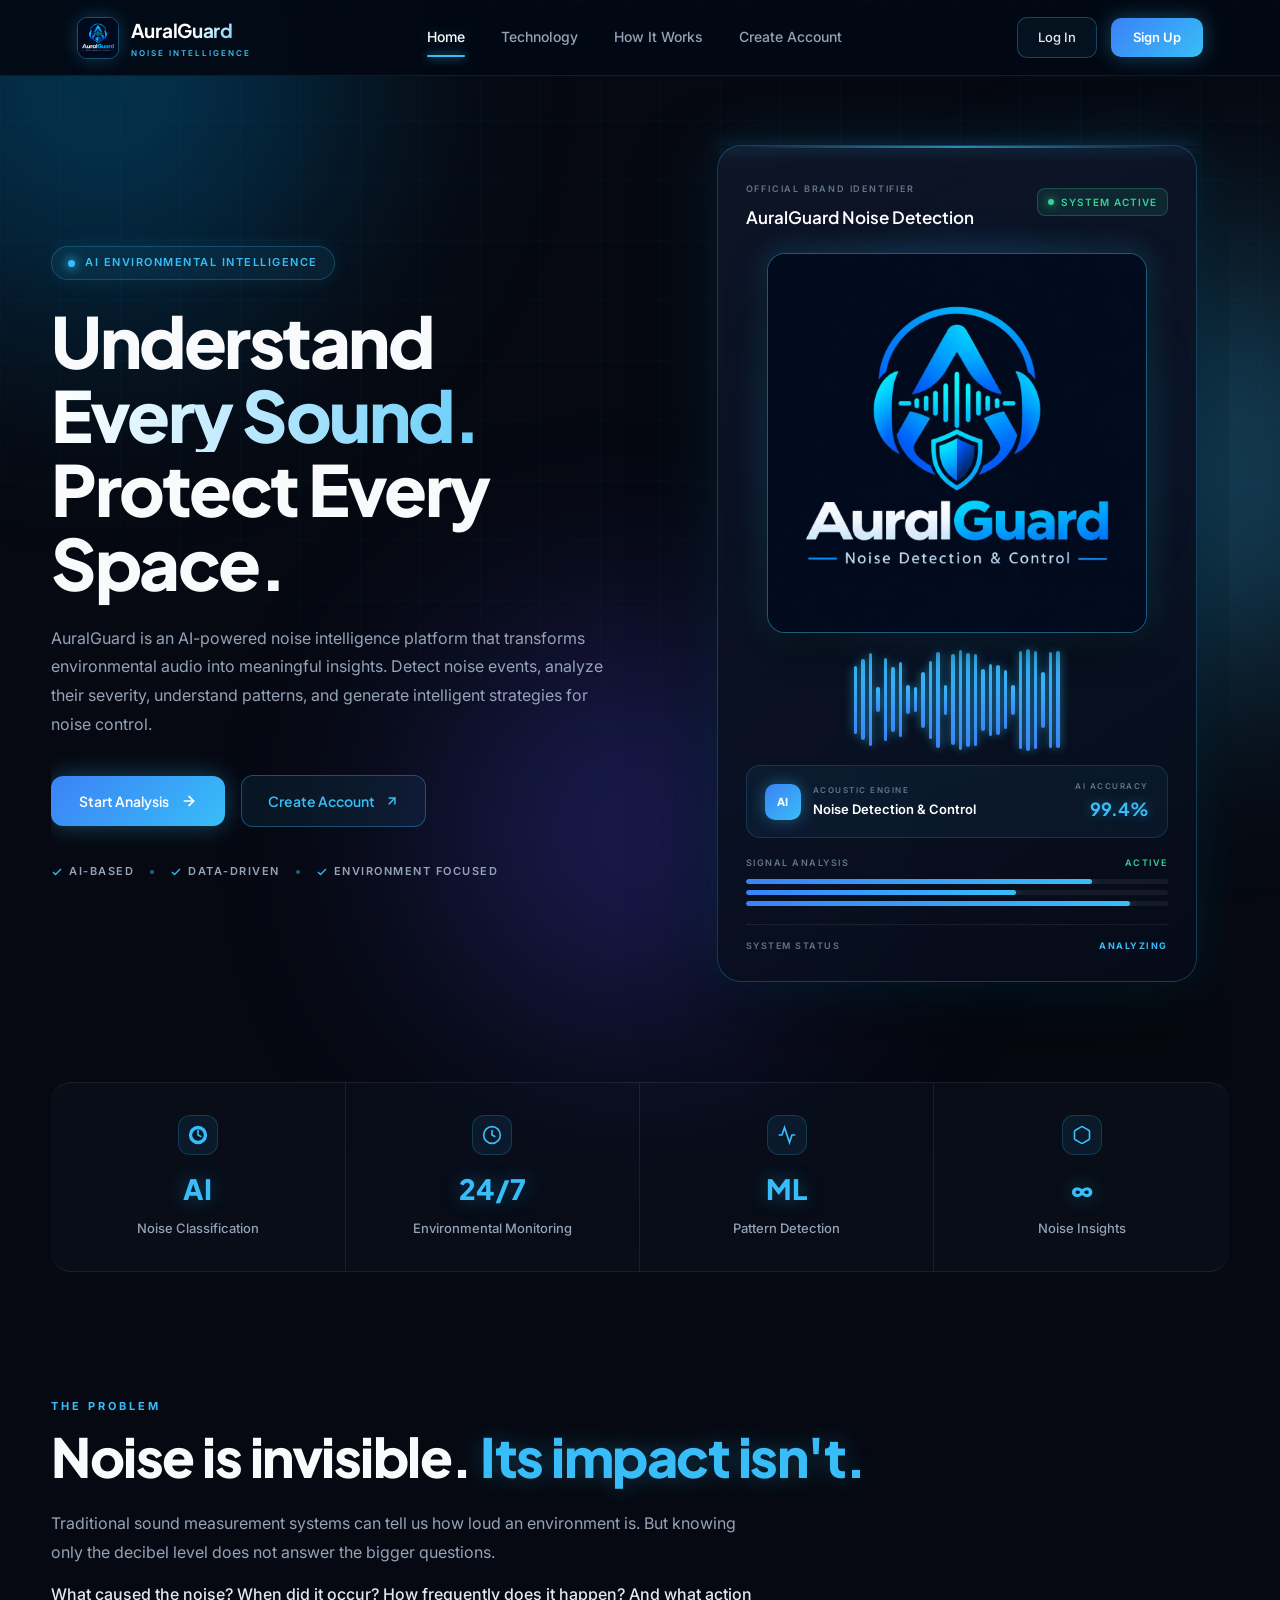
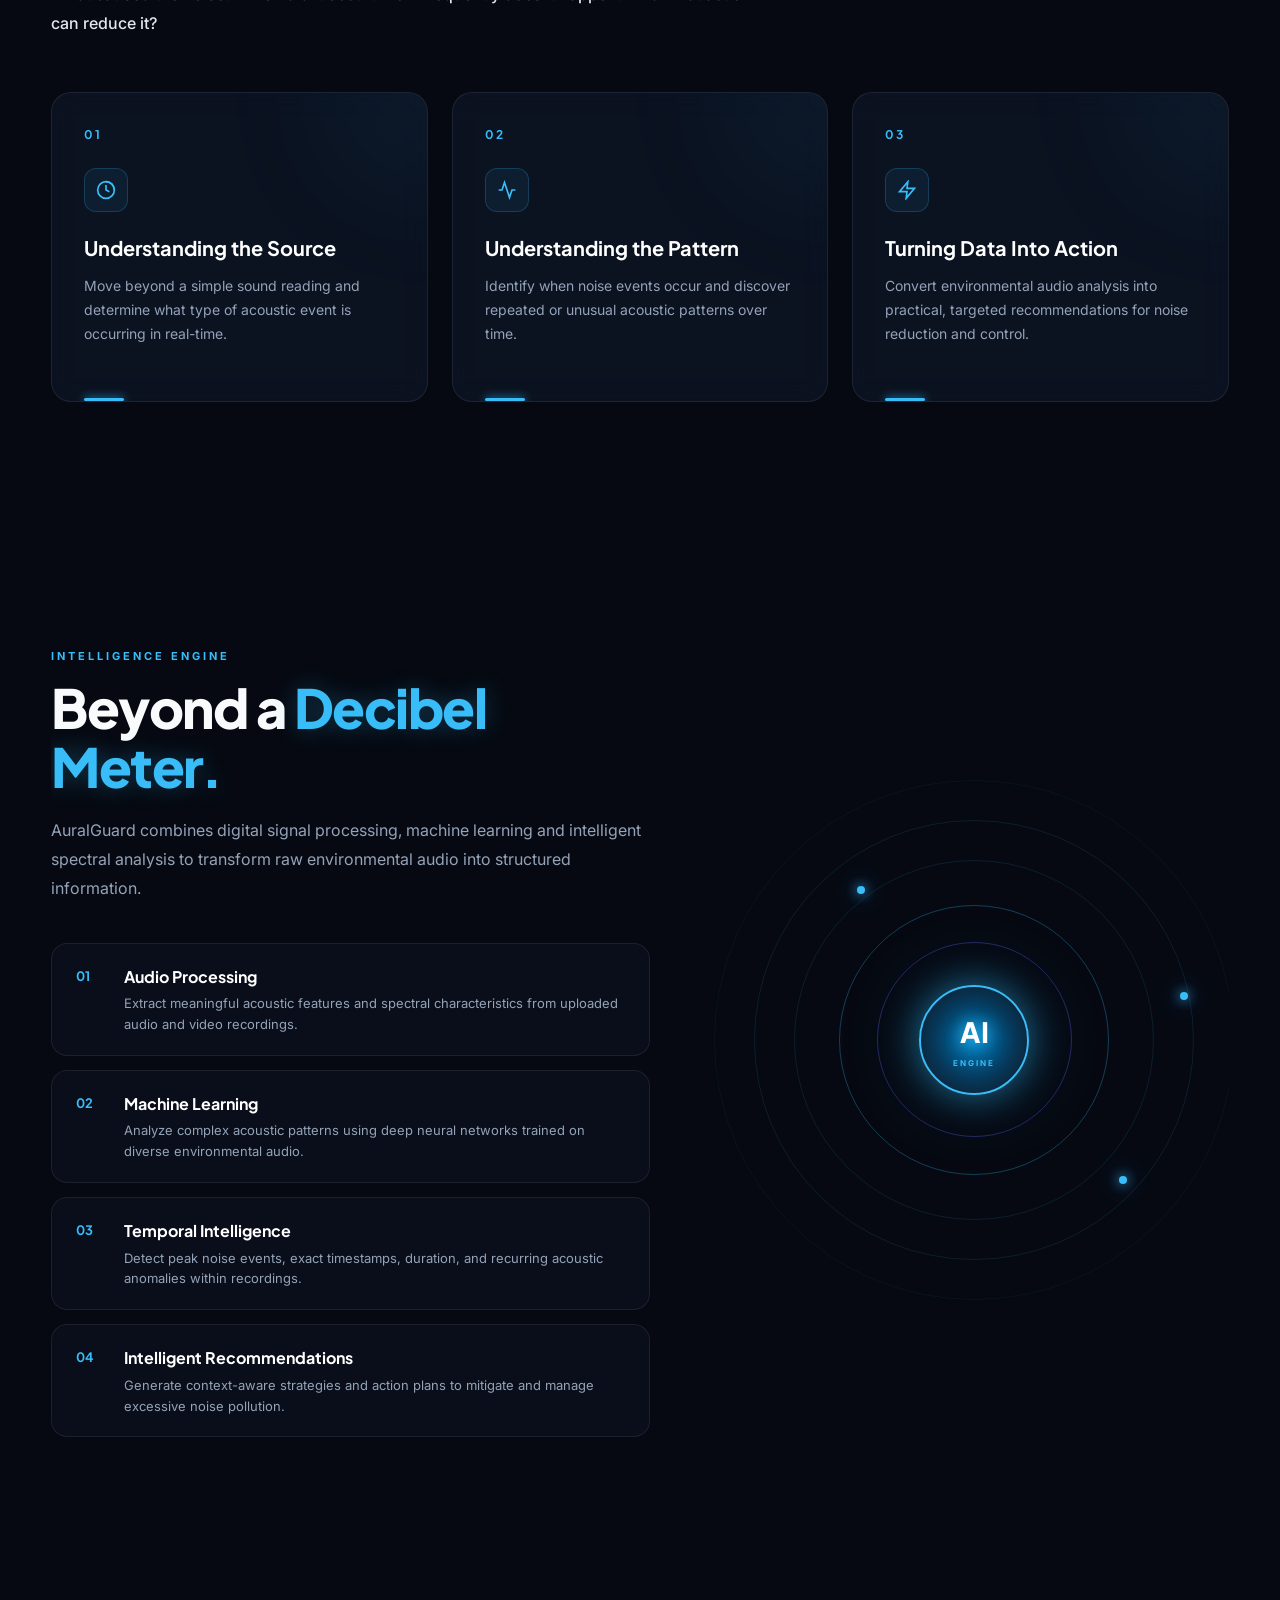
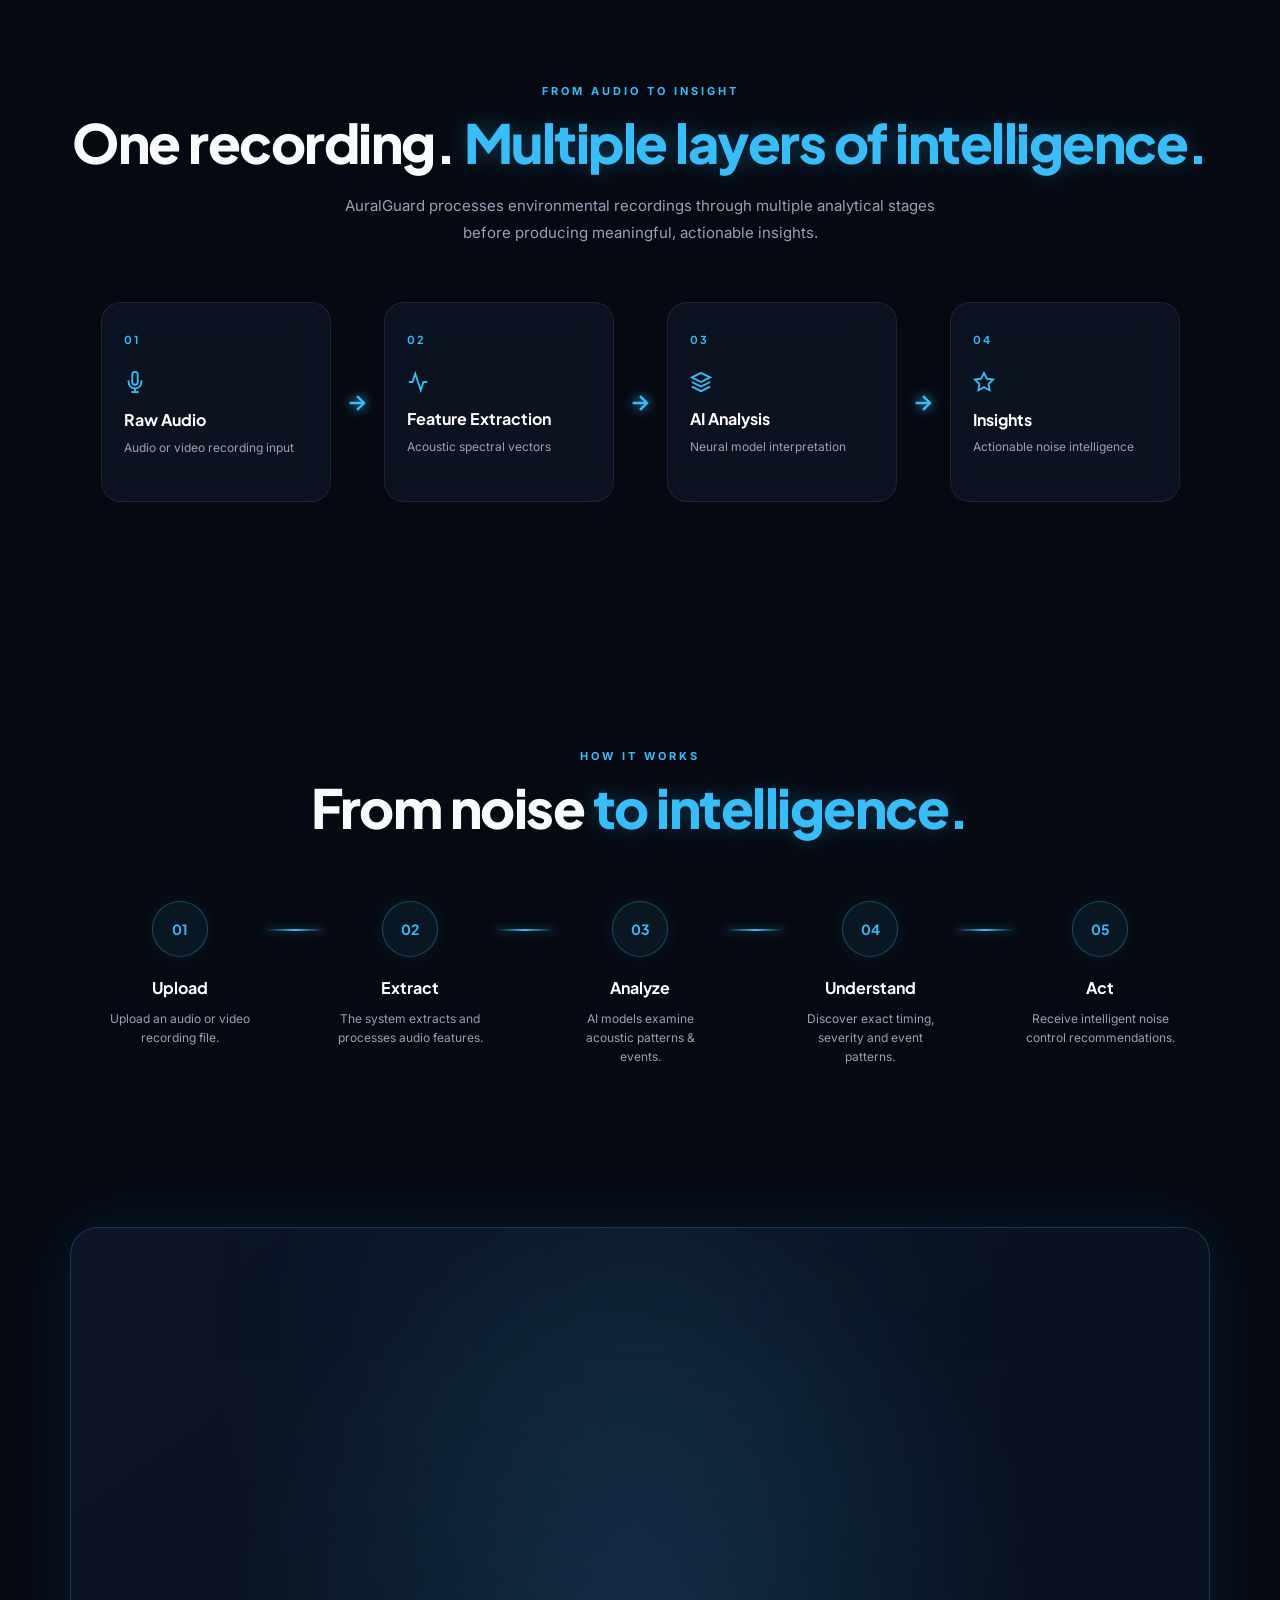
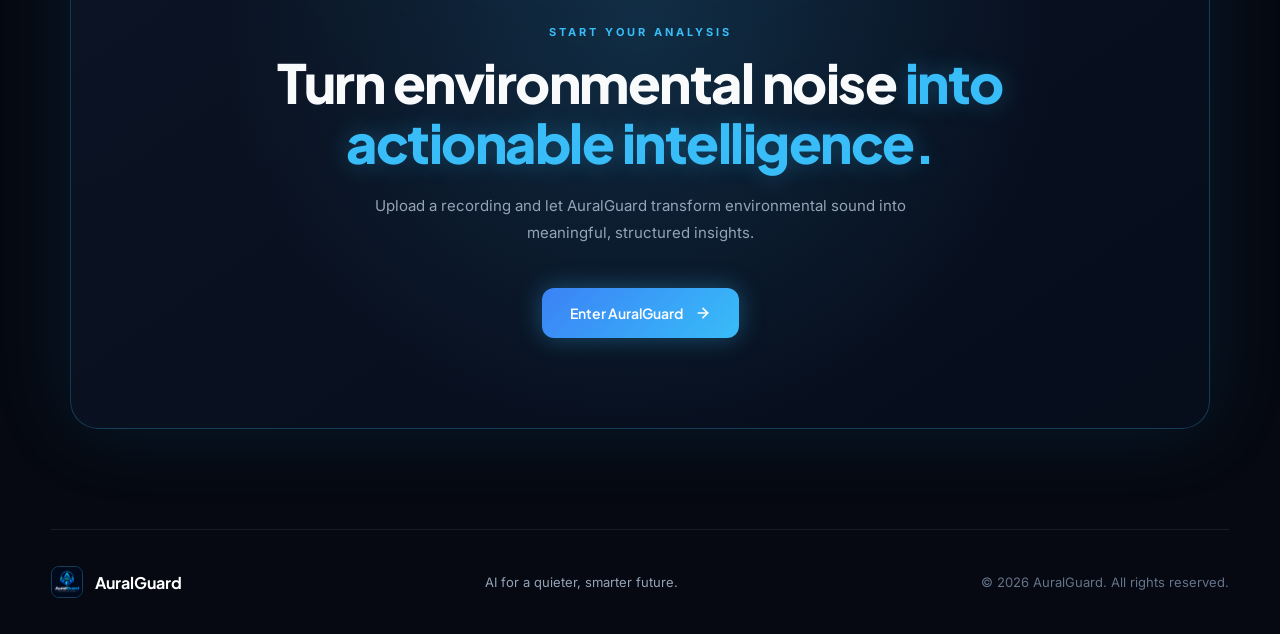
<file: frontend/index.html>
<!DOCTYPE html>
<html lang="en">

<head>
    <meta charset="UTF-8">
    <meta name="viewport" content="width=device-width, initial-scale=1.0">

    <title>AuralGuard | AI Noise Intelligence</title>

    <!-- Google Fonts -->
    <link rel="preconnect" href="https://fonts.googleapis.com">
    <link rel="preconnect" href="https://fonts.gstatic.com" crossorigin>
    <link href="https://fonts.googleapis.com/css2?family=Inter:wght@300;400;500;600;700&family=Plus+Jakarta+Sans:wght@400;500;600;700;800&display=swap" rel="stylesheet">

    <link rel="stylesheet" href="style.css">
</head>

<body>

    <!-- ========================================
         BACKGROUND & AMBIENT GLOW
    ======================================== -->

    <div class="bg-grid"></div>

    <div class="ambient ambient-one"></div>
    <div class="ambient ambient-two"></div>
    <div class="ambient ambient-three"></div>

    <div class="particles" id="particles"></div>


    <!-- ========================================
         NAVBAR
    ======================================== -->

    <header class="navbar">

        <a href="index.html" class="logo">
            <img src="assets/logo.jpg" alt="AuralGuard Logo" class="nav-logo-img">
            <div class="logo-text">
                <strong>AuralGuard</strong>
                <span>NOISE INTELLIGENCE</span>
            </div>
        </a>

        <nav>
            <a href="#home" class="active">Home</a>
            <a href="#technology">Technology</a>
            <a href="#how-it-works">How It Works</a>
            <a href="signup.html">Create Account</a>
        </nav>

        <div class="nav-actions">
            <a href="login.html" class="nav-login">Log In</a>
            <a href="signup.html" class="nav-signup">Sign Up</a>
        </div>

    </header>


    <!-- ========================================
         HERO
    ======================================== -->

    <section id="home" class="hero">

        <div class="hero-content">

            <div class="status-badge">
                <span class="status-dot"></span>
                AI ENVIRONMENTAL INTELLIGENCE
            </div>

            <h1>
                Understand
                <span>Every Sound.</span>
                Protect Every Space.
            </h1>

            <p>
                AuralGuard is an AI-powered noise intelligence platform that transforms environmental audio into meaningful insights. Detect noise events, analyze their severity, understand patterns, and generate intelligent strategies for noise control.
            </p>

            <div class="hero-buttons">
                <a href="login.html" class="primary-btn">
                    <span>Start Analysis</span>
                    <svg class="btn-icon" width="16" height="16" viewBox="0 0 24 24" fill="none" stroke="currentColor" stroke-width="2.5" stroke-linecap="round" stroke-linejoin="round"><line x1="5" y1="12" x2="19" y2="12"></line><polyline points="12 5 19 12 12 19"></polyline></svg>
                </a>

                <a href="signup.html" class="secondary-btn glow-btn">
                    <span>Create Account</span>
                    <svg class="btn-icon" width="14" height="14" viewBox="0 0 24 24" fill="none" stroke="currentColor" stroke-width="2.5" stroke-linecap="round" stroke-linejoin="round"><line x1="7" y1="17" x2="17" y2="7"></line><polyline points="7 7 17 7 17 17"></polyline></svg>
                </a>
            </div>

            <div class="hero-trust">
                <span class="trust-item">
                    <svg width="12" height="12" viewBox="0 0 24 24" fill="none" stroke="currentColor" stroke-width="2.5"><polyline points="20 6 9 17 4 12"></polyline></svg>
                    AI-BASED
                </span>
                <i></i>
                <span class="trust-item">
                    <svg width="12" height="12" viewBox="0 0 24 24" fill="none" stroke="currentColor" stroke-width="2.5"><polyline points="20 6 9 17 4 12"></polyline></svg>
                    DATA-DRIVEN
                </span>
                <i></i>
                <span class="trust-item">
                    <svg width="12" height="12" viewBox="0 0 24 24" fill="none" stroke="currentColor" stroke-width="2.5"><polyline points="20 6 9 17 4 12"></polyline></svg>
                    ENVIRONMENT FOCUSED
                </span>
            </div>

        </div>


        <!-- HERO VISUAL SHOWCASE -->

        <div class="hero-visual">

            <div class="visual-glow"></div>

            <div class="visual-card big-logo-card">

                <div class="scan-line"></div>

                <div class="visual-header">
                    <div>
                        <small>OFFICIAL BRAND IDENTIFIER</small>
                        <h3>AuralGuard Noise Detection</h3>
                    </div>

                    <div class="live">
                        <span></span>
                        SYSTEM ACTIVE
                    </div>
                </div>

                <!-- BIG LOGO DISPLAY -->
                <div class="hero-big-logo-container">
                    <div class="hero-logo-halo"></div>
                    <div class="hero-logo-frame">
                        <img src="assets/logo.jpg" alt="AuralGuard Noise Detection & Control" class="hero-big-logo-img">
                    </div>
                </div>

                <!-- WAVEFORM -->
                <div class="large-wave">
                    <i></i><i></i><i></i><i></i><i></i><i></i><i></i><i></i><i></i><i></i>
                    <i></i><i></i><i></i><i></i><i></i><i></i><i></i><i></i><i></i><i></i>
                    <i></i><i></i><i></i><i></i><i></i><i></i><i></i><i></i>
                </div>

                <!-- AI RESULT -->
                <div class="detected-box">
                    <div class="detected-title">
                        <div class="ai-icon">AI</div>
                        <div>
                            <small>ACOUSTIC ENGINE</small>
                            <strong>Noise Detection &amp; Control</strong>
                        </div>
                    </div>

                    <div class="confidence">
                        <small>AI ACCURACY</small>
                        <strong>99.4%</strong>
                    </div>
                </div>

                <!-- SIGNAL ANALYSIS -->
                <div class="signal-section">
                    <div class="signal-label">
                        <span>SIGNAL ANALYSIS</span>
                        <span>ACTIVE</span>
                    </div>

                    <div class="mini-bars">
                        <div><span style="width:82%"></span></div>
                        <div><span style="width:64%"></span></div>
                        <div><span style="width:91%"></span></div>
                    </div>
                </div>

                <!-- VISUAL FOOTER -->
                <div class="visual-footer">
                    <span>SYSTEM STATUS</span>
                    <strong>ANALYZING</strong>
                </div>

            </div>

        </div>

    </section>


    <!-- ========================================
         STATS
    ======================================== -->

    <section class="stats-section">

        <div class="stat">
            <div class="stat-icon">
                <svg width="20" height="20" viewBox="0 0 24 24" fill="none" stroke="currentColor" stroke-width="2"><path d="M12 2a10 10 0 1 0 10 10A10 10 0 0 0 12 2zm0 18a8 8 0 1 1 8-8 8 8 0 0 1-8 8z"/><path d="M12 6v6l4 2"/></svg>
            </div>
            <strong>AI</strong>
            <span>Noise Classification</span>
        </div>

        <div class="stat">
            <div class="stat-icon">
                <svg width="20" height="20" viewBox="0 0 24 24" fill="none" stroke="currentColor" stroke-width="2"><circle cx="12" cy="12" r="10"/><path d="M12 6v6l4 2"/></svg>
            </div>
            <strong>24/7</strong>
            <span>Environmental Monitoring</span>
        </div>

        <div class="stat">
            <div class="stat-icon">
                <svg width="20" height="20" viewBox="0 0 24 24" fill="none" stroke="currentColor" stroke-width="2"><path d="M22 12h-4l-3 9L9 3l-3 9H2"/></svg>
            </div>
            <strong>ML</strong>
            <span>Pattern Detection</span>
        </div>

        <div class="stat">
            <div class="stat-icon">
                <svg width="20" height="20" viewBox="0 0 24 24" fill="none" stroke="currentColor" stroke-width="2"><path d="M21 16V8a2 2 0 0 0-1-1.73l-7-4a2 2 0 0 0-2 0l-7 4A2 2 0 0 0 3 8v8a2 2 0 0 0 1 1.73l7 4a2 2 0 0 0 2 0l7-4A2 2 0 0 0 21 16z"/></svg>
            </div>
            <strong>&infin;</strong>
            <span>Noise Insights</span>
        </div>

    </section>


    <!-- ========================================
         PROBLEM
    ======================================== -->

    <section class="problem-section">

        <div class="section-label">THE PROBLEM</div>

        <h2>
            Noise is invisible.
            <span>Its impact isn't.</span>
        </h2>

        <p class="section-intro">
            Traditional sound measurement systems can tell us how loud an environment is.
            But knowing only the decibel level does not answer the bigger questions.
            <b>
                What caused the noise?
                When did it occur?
                How frequently does it happen?
                And what action can reduce it?
            </b>
        </p>

        <div class="problem-cards">

            <div class="problem-card">
                <div class="card-glow"></div>
                <div class="problem-number">01</div>
                <div class="card-icon">
                    <svg width="20" height="20" viewBox="0 0 24 24" fill="none" stroke="currentColor" stroke-width="2"><circle cx="12" cy="12" r="10"/><path d="M12 2a10 10 0 0 1 10 10"/><path d="M12 6v6l4 2"/></svg>
                </div>
                <h3>Understanding the Source</h3>
                <p>Move beyond a simple sound reading and determine what type of acoustic event is occurring in real-time.</p>
                <span class="card-line"></span>
            </div>

            <div class="problem-card">
                <div class="card-glow"></div>
                <div class="problem-number">02</div>
                <div class="card-icon">
                    <svg width="20" height="20" viewBox="0 0 24 24" fill="none" stroke="currentColor" stroke-width="2"><path d="M22 12h-4l-3 9L9 3l-3 9H2"/></svg>
                </div>
                <h3>Understanding the Pattern</h3>
                <p>Identify when noise events occur and discover repeated or unusual acoustic patterns over time.</p>
                <span class="card-line"></span>
            </div>

            <div class="problem-card">
                <div class="card-glow"></div>
                <div class="problem-number">03</div>
                <div class="card-icon">
                    <svg width="20" height="20" viewBox="0 0 24 24" fill="none" stroke="currentColor" stroke-width="2"><path d="M13 2L3 14h9l-1 8 10-12h-9l1-8z"/></svg>
                </div>
                <h3>Turning Data Into Action</h3>
                <p>Convert environmental audio analysis into practical, targeted recommendations for noise reduction and control.</p>
                <span class="card-line"></span>
            </div>

        </div>

    </section>


    <!-- ========================================
         TECHNOLOGY
    ======================================== -->

    <section id="technology" class="technology-section">

        <div class="tech-content">
            <div class="section-label">INTELLIGENCE ENGINE</div>

            <h2>
                Beyond a
                <span>Decibel Meter.</span>
            </h2>

            <p>
                AuralGuard combines digital signal processing, machine learning and intelligent spectral analysis to transform raw environmental audio into structured information.
            </p>

            <div class="tech-list">

                <div class="tech-item">
                    <div class="tech-number">01</div>
                    <section>
                        <h3>Audio Processing</h3>
                        <p>Extract meaningful acoustic features and spectral characteristics from uploaded audio and video recordings.</p>
                    </section>
                </div>

                <div class="tech-item">
                    <div class="tech-number">02</div>
                    <section>
                        <h3>Machine Learning</h3>
                        <p>Analyze complex acoustic patterns using deep neural networks trained on diverse environmental audio.</p>
                    </section>
                </div>

                <div class="tech-item">
                    <div class="tech-number">03</div>
                    <section>
                        <h3>Temporal Intelligence</h3>
                        <p>Detect peak noise events, exact timestamps, duration, and recurring acoustic anomalies within recordings.</p>
                    </section>
                </div>

                <div class="tech-item">
                    <div class="tech-number">04</div>
                    <section>
                        <h3>Intelligent Recommendations</h3>
                        <p>Generate context-aware strategies and action plans to mitigate and manage excessive noise pollution.</p>
                    </section>
                </div>

            </div>
        </div>


        <!-- AI ORBIT VISUAL -->

        <div class="tech-visual">

            <div class="energy-ring ring-one"></div>
            <div class="energy-ring ring-two"></div>
            <div class="energy-ring ring-three"></div>

            <div class="orbit-dot dot-one"></div>
            <div class="orbit-dot dot-two"></div>
            <div class="orbit-dot dot-three"></div>

            <div class="ai-orbit">
                <div class="orbit orbit-1"></div>
                <div class="orbit orbit-2"></div>

                <div class="ai-core">
                    <span>AI</span>
                    <small>ENGINE</small>
                </div>
            </div>

        </div>

    </section>


    <!-- ========================================
         PIPELINE
    ======================================== -->

    <section class="pipeline-section">

        <div class="section-label">FROM AUDIO TO INSIGHT</div>

        <h2>
            One recording.
            <span>Multiple layers of intelligence.</span>
        </h2>

        <p class="section-description">
            AuralGuard processes environmental recordings through multiple analytical stages before producing meaningful, actionable insights.
        </p>

        <div class="pipeline">

            <div class="pipeline-card">
                <div class="pipeline-number">01</div>
                <div class="pipeline-icon">
                    <svg width="22" height="22" viewBox="0 0 24 24" fill="none" stroke="currentColor" stroke-width="2"><path d="M12 1a3 3 0 0 0-3 3v8a3 3 0 0 0 6 0V4a3 3 0 0 0-3-3z"/><path d="M19 10v2a7 7 0 0 1-14 0v-2"/><line x1="12" y1="19" x2="12" y2="23"/><line x1="8" y1="23" x2="16" y2="23"/></svg>
                </div>
                <h3>Raw Audio</h3>
                <p>Audio or video recording input</p>
            </div>

            <div class="pipeline-arrow">&rarr;</div>

            <div class="pipeline-card">
                <div class="pipeline-number">02</div>
                <div class="pipeline-icon">
                    <svg width="22" height="22" viewBox="0 0 24 24" fill="none" stroke="currentColor" stroke-width="2"><path d="M22 12h-4l-3 9L9 3l-3 9H2"/></svg>
                </div>
                <h3>Feature Extraction</h3>
                <p>Acoustic spectral vectors</p>
            </div>

            <div class="pipeline-arrow">&rarr;</div>

            <div class="pipeline-card">
                <div class="pipeline-number">03</div>
                <div class="pipeline-icon">
                    <svg width="22" height="22" viewBox="0 0 24 24" fill="none" stroke="currentColor" stroke-width="2"><polygon points="12 2 2 7 12 12 22 7 12 2"/><polyline points="2 17 12 22 22 17"/><polyline points="2 12 12 17 22 12"/></svg>
                </div>
                <h3>AI Analysis</h3>
                <p>Neural model interpretation</p>
            </div>

            <div class="pipeline-arrow">&rarr;</div>

            <div class="pipeline-card">
                <div class="pipeline-number">04</div>
                <div class="pipeline-icon">
                    <svg width="22" height="22" viewBox="0 0 24 24" fill="none" stroke="currentColor" stroke-width="2"><polygon points="12 2 15.09 8.26 22 9.27 17 14.14 18.18 21.02 12 17.77 5.82 21.02 7 14.14 2 9.27 8.91 8.26 12 2"/></svg>
                </div>
                <h3>Insights</h3>
                <p>Actionable noise intelligence</p>
            </div>

        </div>

    </section>


    <!-- ========================================
         HOW IT WORKS
    ======================================== -->

    <section id="how-it-works" class="workflow-section">

        <div class="section-label">HOW IT WORKS</div>

        <h2>
            From noise
            <span>to intelligence.</span>
        </h2>

        <div class="workflow">

            <div class="workflow-step">
                <div class="step-number">01</div>
                <h3>Upload</h3>
                <p>Upload an audio or video recording file.</p>
            </div>

            <div class="line"></div>

            <div class="workflow-step">
                <div class="step-number">02</div>
                <h3>Extract</h3>
                <p>The system extracts and processes audio features.</p>
            </div>

            <div class="line"></div>

            <div class="workflow-step">
                <div class="step-number">03</div>
                <h3>Analyze</h3>
                <p>AI models examine acoustic patterns & events.</p>
            </div>

            <div class="line"></div>

            <div class="workflow-step">
                <div class="step-number">04</div>
                <h3>Understand</h3>
                <p>Discover exact timing, severity and event patterns.</p>
            </div>

            <div class="line"></div>

            <div class="workflow-step">
                <div class="step-number">05</div>
                <h3>Act</h3>
                <p>Receive intelligent noise control recommendations.</p>
            </div>

        </div>

    </section>


    <!-- ========================================
         CTA
    ======================================== -->

    <section class="cta-section">

        <div class="cta-orb"></div>
        <div class="cta-grid"></div>

        <div class="section-label">START YOUR ANALYSIS</div>

        <h2>
            Turn environmental noise
            <span>into actionable intelligence.</span>
        </h2>

        <p>
            Upload a recording and let AuralGuard transform environmental sound into meaningful, structured insights.
        </p>

        <a href="login.html" class="primary-btn cta-button">
            <span>Enter AuralGuard</span>
            <svg class="btn-icon" width="16" height="16" viewBox="0 0 24 24" fill="none" stroke="currentColor" stroke-width="2.5" stroke-linecap="round" stroke-linejoin="round"><line x1="5" y1="12" x2="19" y2="12"></line><polyline points="12 5 19 12 12 19"></polyline></svg>
        </a>

    </section>


    <!-- ========================================
         FOOTER
    ======================================== -->

    <footer>

        <div class="footer-logo">
            <img src="assets/logo.jpg" alt="AuralGuard Logo" class="footer-logo-img">
            <strong>AuralGuard</strong>
        </div>

        <p>AI for a quieter, smarter future.</p>

        <span>&copy; 2026 AuralGuard. All rights reserved.</span>

    </footer>


    <script src="script.js"></script>

</body>

</html>
</file>
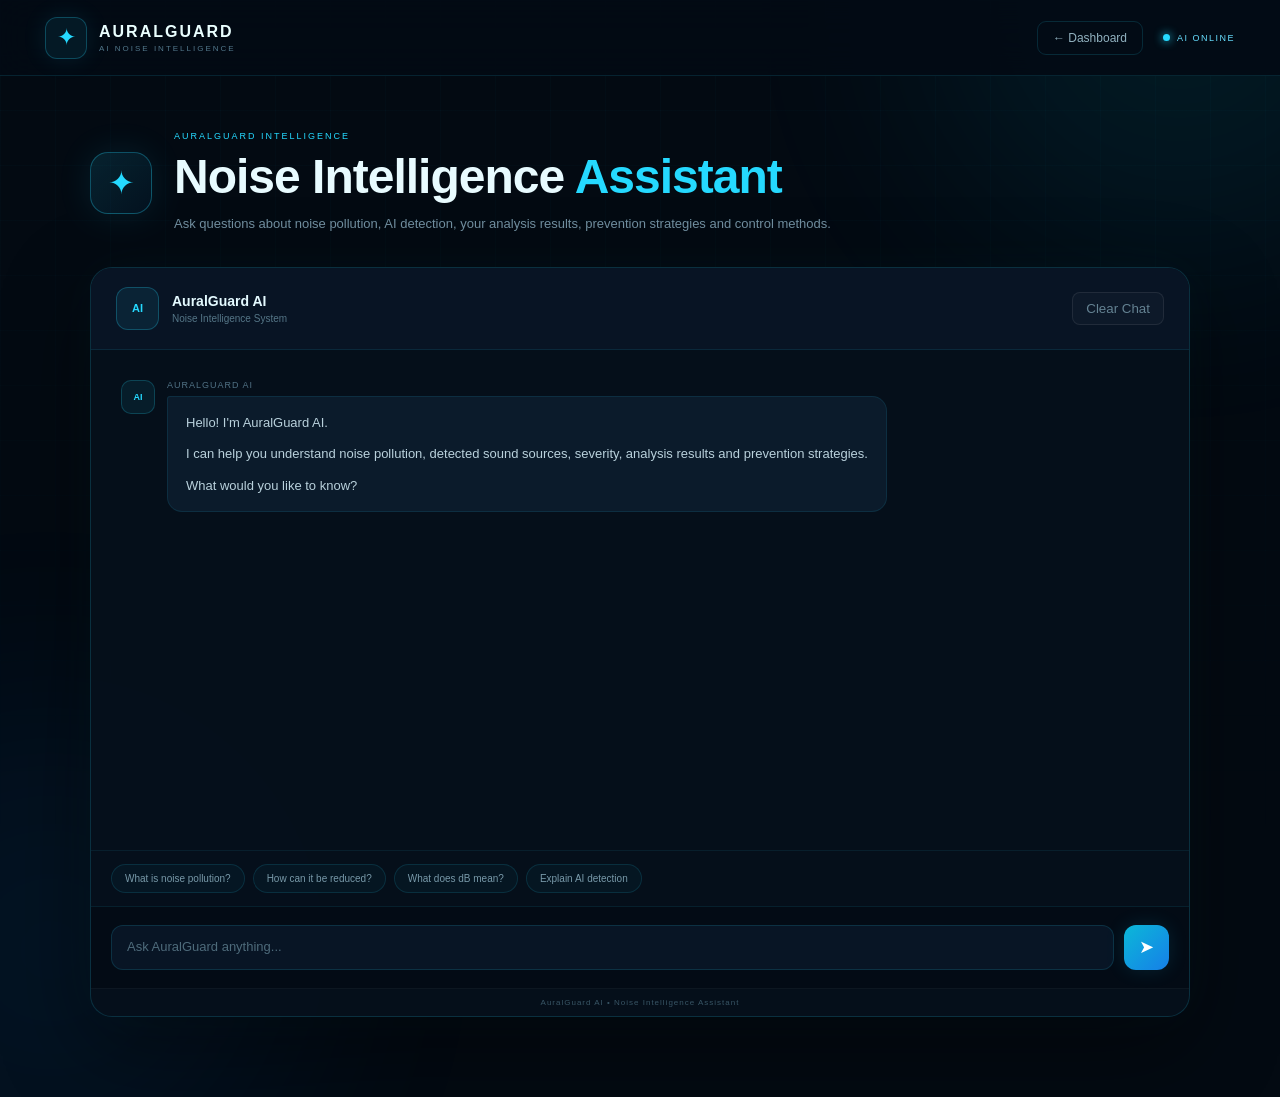
<file: frontend/chatbot.html>
<!DOCTYPE html>
<html lang="en">

<head>

    <meta charset="UTF-8">

    <meta
        name="viewport"
        content="width=device-width, initial-scale=1.0"
    >

    <title>AuralGuard | AI Assistant</title>

    <link
        rel="stylesheet"
        href="chatbot.css"
    >

</head>


<body>


<!-- =========================================================
     BACKGROUND
========================================================= -->

<div class="background-grid"></div>

<div class="glow glow-one"></div>
<div class="glow glow-two"></div>


<!-- =========================================================
     NAVBAR
========================================================= -->

<nav class="chat-navbar">

    <div class="brand">

        <div class="brand-logo">
            ✦
        </div>

        <div>

            <h2>AURALGUARD</h2>

            <span>
                AI NOISE INTELLIGENCE
            </span>

        </div>

    </div>


    <div class="nav-actions">

        <a
            href="dashboard.html"
            class="back-button"
        >
            ← Dashboard
        </a>

        <div class="online-status">

            <span></span>

            AI ONLINE

        </div>

    </div>

</nav>


<!-- =========================================================
     MAIN
========================================================= -->

<main class="chat-page">


    <!-- =====================================================
         HERO
    ===================================================== -->

    <section class="chat-hero">

        <div class="hero-icon">
            ✦
        </div>

        <div>

            <p class="hero-label">
                AURALGUARD INTELLIGENCE
            </p>

            <h1>
                Noise Intelligence
                <span>Assistant</span>
            </h1>

            <p class="hero-description">

                Ask questions about noise pollution,
                AI detection, your analysis results,
                prevention strategies and control methods.

            </p>

        </div>

    </section>


    <!-- =====================================================
         CHAT WINDOW
    ===================================================== -->

    <section class="chat-wrapper">


        <!-- =================================================
             CHAT HEADER
        ================================================= -->

        <div class="chat-header">

            <div class="assistant-profile">

                <div class="assistant-avatar">
                    AI
                </div>

                <div>

                    <h3>
                        AuralGuard AI
                    </h3>

                    <p>
                        Noise Intelligence System
                    </p>

                </div>

            </div>


            <button
                id="clearChatButton"
                class="clear-button"
                type="button"
            >
                Clear Chat
            </button>

        </div>


        <!-- =================================================
             CHAT MESSAGES
        ================================================= -->

        <div
            class="chat-messages"
            id="chatMessages"
        >

            <!-- Welcome message -->

            <div class="message bot-message">

                <div class="avatar">
                    AI
                </div>

                <div class="message-body">

                    <span class="message-label">
                        AURALGUARD AI
                    </span>

                    <div class="bubble">

                        <p>
                            Hello! I'm AuralGuard AI.
                        </p>

                        <p>
                            I can help you understand
                            noise pollution, detected
                            sound sources, severity,
                            analysis results and
                            prevention strategies.
                        </p>

                        <p>
                            What would you like to know?
                        </p>

                    </div>

                </div>

            </div>

        </div>


        <!-- =================================================
             QUICK QUESTIONS
        ================================================= -->

        <div class="quick-questions">

            <button
                type="button"
                class="quick-question"
                data-question="What is noise pollution?"
            >
                What is noise pollution?
            </button>


            <button
                type="button"
                class="quick-question"
                data-question="How can noise pollution be reduced?"
            >
                How can it be reduced?
            </button>


            <button
                type="button"
                class="quick-question"
                data-question="What does dB mean?"
            >
                What does dB mean?
            </button>


            <button
                type="button"
                class="quick-question"
                data-question="Explain AI noise detection"
            >
                Explain AI detection
            </button>

        </div>


        <!-- =================================================
             INPUT AREA
        ================================================= -->

        <div class="input-area">

            <textarea
                id="chatInput"
                placeholder="Ask AuralGuard anything..."
                rows="1"
            ></textarea>


            <!-- IMPORTANT:
                 ID matches chatbot.js -->
            <button
                id="sendButton"
                class="send-button"
                type="button"
                aria-label="Send message"
            >

                <span>
                    ➤
                </span>

            </button>

        </div>


        <!-- =================================================
             DISCLAIMER
        ================================================= -->

        <div class="chat-disclaimer">

            AuralGuard AI • Noise Intelligence Assistant

        </div>

    </section>


</main>


<!-- =========================================================
     CHATBOT JAVASCRIPT
========================================================= -->

<script src="chatbot.js"></script>


</body>

</html>
</file>
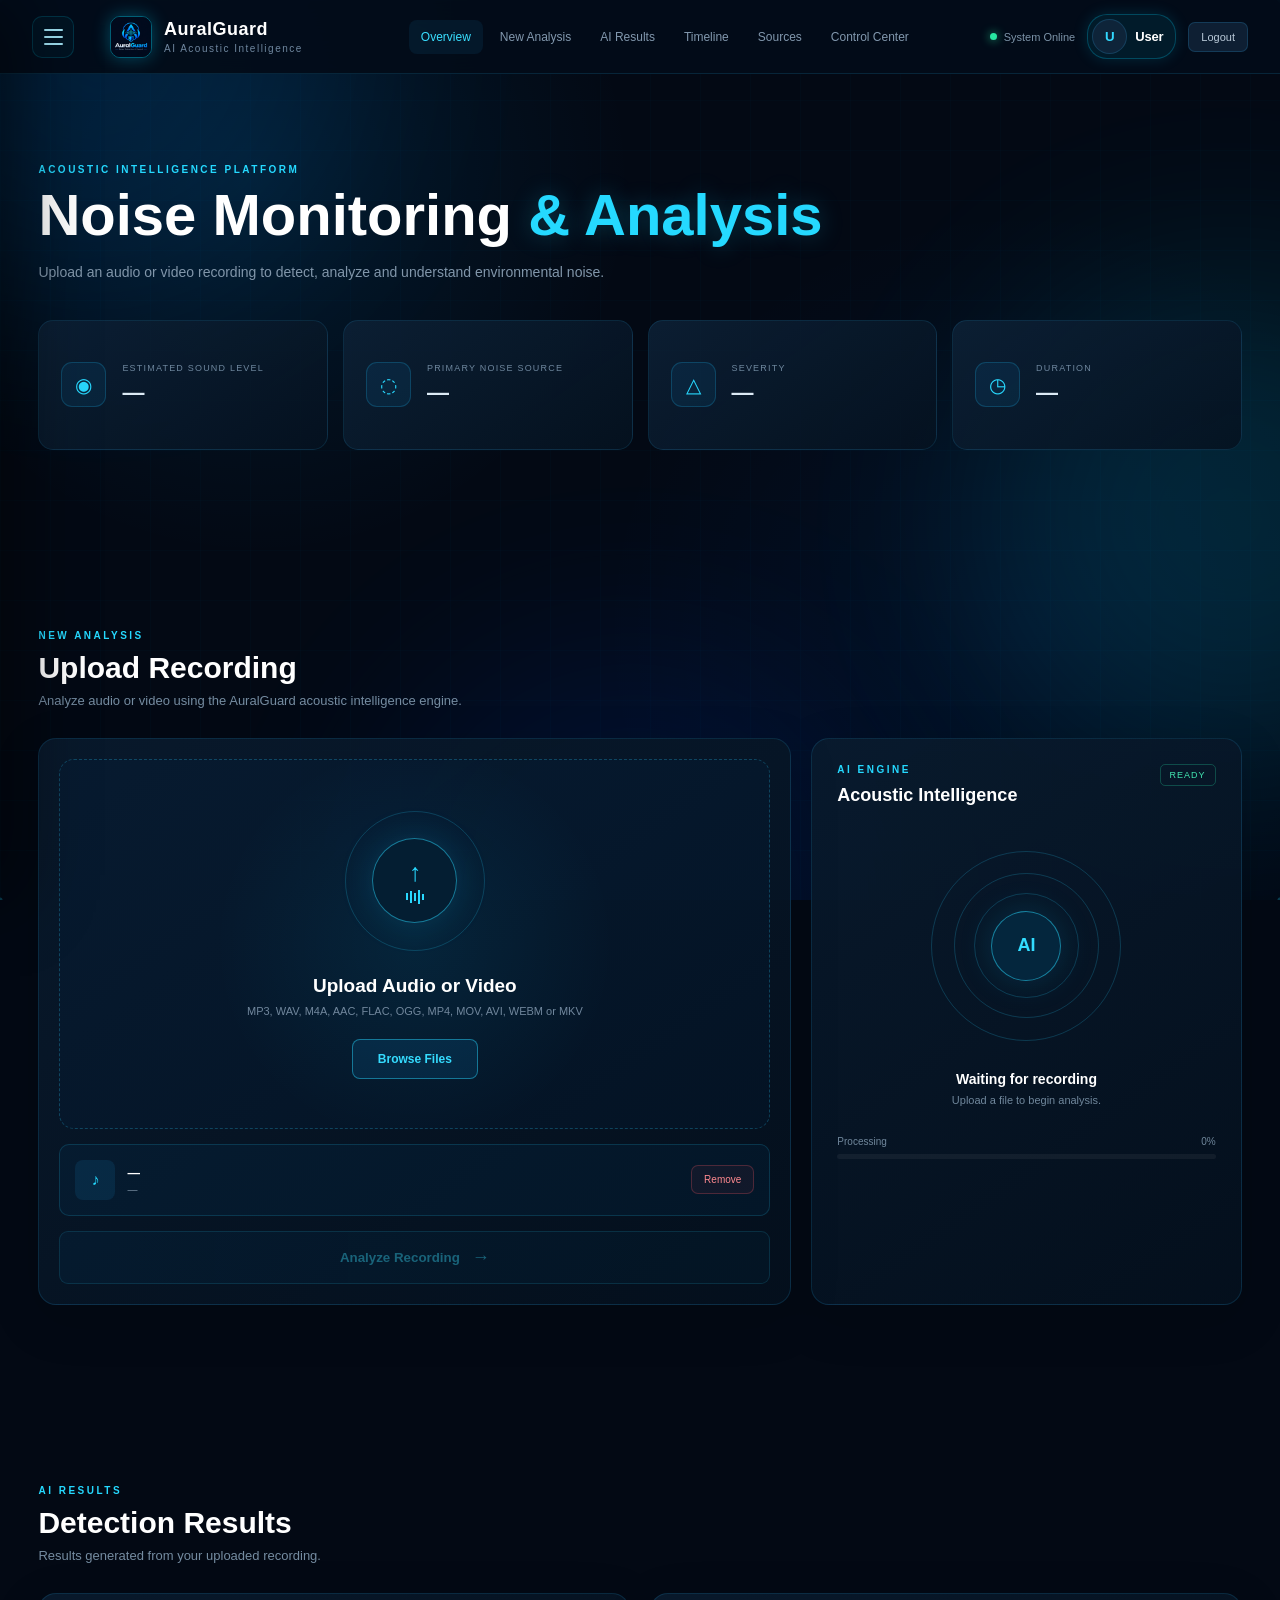
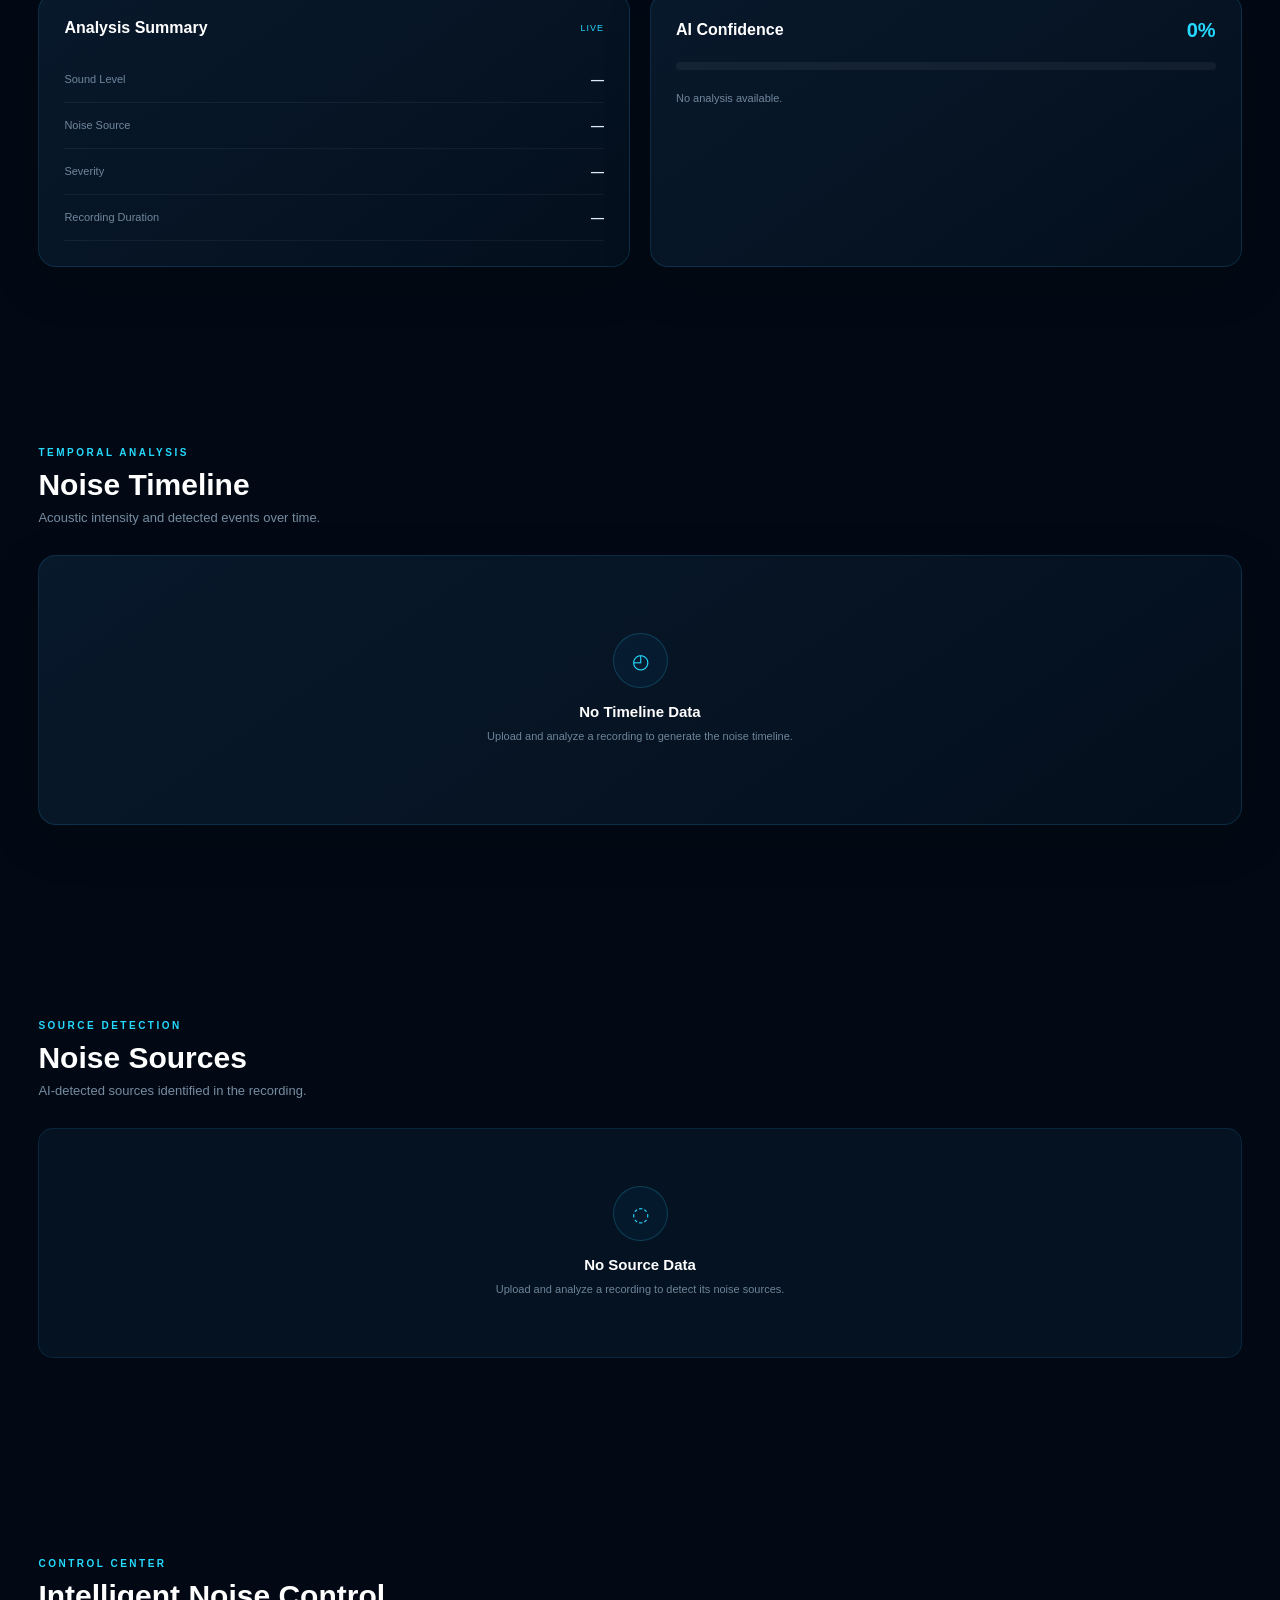
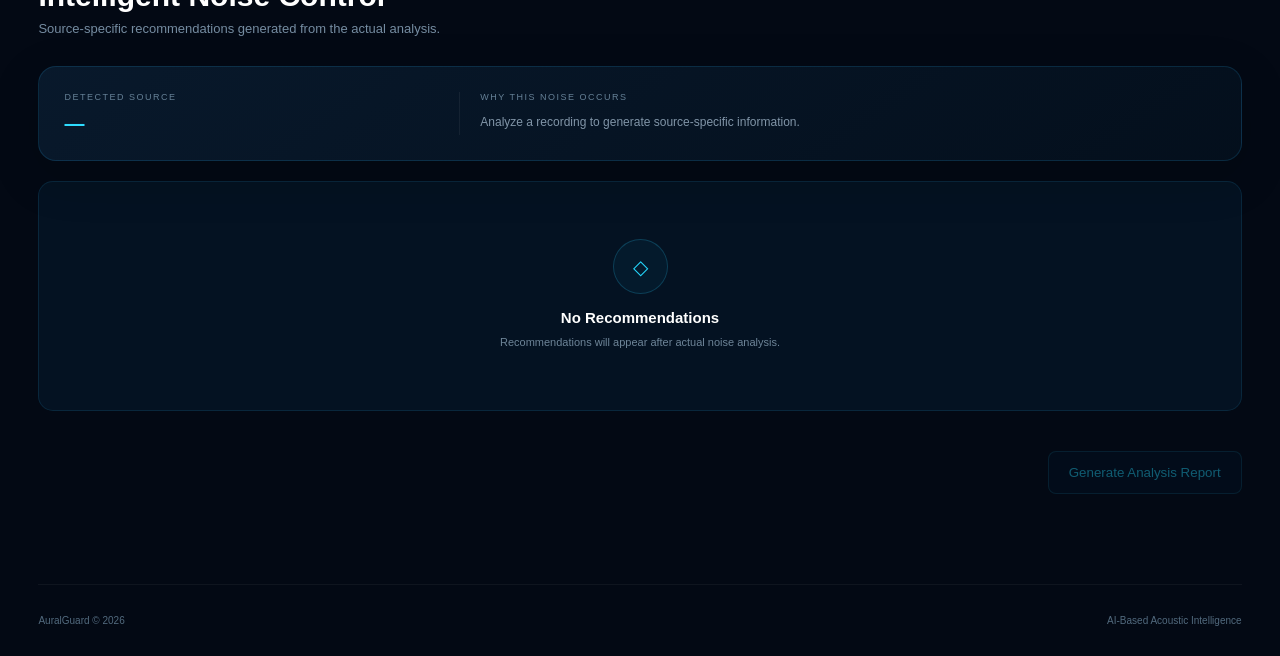
<file: frontend/dashboard.html>
<!DOCTYPE html>
<html lang="en">

<head>

    <meta charset="UTF-8">

    <meta
        name="viewport"
        content="width=device-width, initial-scale=1.0"
    >

    <title>AuralGuard | AI Noise Analysis</title>

    <link
        rel="stylesheet"
        href="dashboard.css"
    >

</head>


<body>


<!-- =========================================================
     PROFESSIONAL AURALGUARD SIDEBAR
========================================================= -->

<aside
    class="professional-sidebar"
    id="professionalSidebar"
>

    <!-- Sidebar Header -->

    <div class="sidebar-top">

        <div class="sidebar-brand">

            <div class="sidebar-brand-icon">
                ✦
            </div>

            <div>

                <strong>
                    AURALGUARD
                </strong>

                <span>
                    AI ACOUSTIC INTELLIGENCE
                </span>

            </div>

        </div>


        <button
            type="button"
            class="sidebar-close"
            id="sidebarClose"
            aria-label="Close menu"
        >
            ×
        </button>

    </div>


    <div class="sidebar-divider"></div>


    <!-- Workspace -->

    <div class="sidebar-section-label">
        WORKSPACE
    </div>


    <a
        href="dashboard.html"
        class="sidebar-item active"
    >

        <span class="sidebar-item-icon">
            ◈
        </span>

        <span class="sidebar-item-text">

            <strong>
                Dashboard
            </strong>

            <small>
                Acoustic overview
            </small>

        </span>

    </a>


    <!-- AI Assistant -->

    <a
        href="chatbot.html"
        class="sidebar-item ai-assistant-item"
    >

        <span class="sidebar-item-icon ai-icon">
            ✦
        </span>

        <span class="sidebar-item-text">

            <strong>
                AI Assistant
            </strong>

            <small>
                Noise intelligence
            </small>

        </span>

        <span class="sidebar-arrow">
            →
        </span>

    </a>
    <!-- Noise Runner -->

<a
    href="noise-game.html"
    class="sidebar-item noise-runner-item"
>

    <span class="sidebar-item-icon noise-icon">
        🎮
    </span>

    <span class="sidebar-item-text">

        <strong>
            Noise Runner
        </strong>

        <small>
            Noise awareness game
        </small>

    </span>

    <span class="sidebar-arrow">
        →
    </span>

</a>



    <!-- Analysis -->

    <div class="sidebar-section-label">
        ANALYSIS
    </div>


    <a
        href="#analysis"
        class="sidebar-item sidebar-anchor"
    >

        <span class="sidebar-item-icon">
            ◉
        </span>

        <span class="sidebar-item-text">

            <strong>
                New Analysis
            </strong>

            <small>
                Upload recording
            </small>

        </span>

    </a>


    <a
        href="#results"
        class="sidebar-item sidebar-anchor"
    >

        <span class="sidebar-item-icon">
            ◎
        </span>

        <span class="sidebar-item-text">

            <strong>
                AI Results
            </strong>

            <small>
                Detection insights
            </small>

        </span>

    </a>


    <a
        href="#timeline"
        class="sidebar-item sidebar-anchor"
    >

        <span class="sidebar-item-icon">
            ◷
        </span>

        <span class="sidebar-item-text">

            <strong>
                Timeline
            </strong>

            <small>
                Acoustic events
            </small>

        </span>

    </a>


    <a
        href="#sources"
        class="sidebar-item sidebar-anchor"
    >

        <span class="sidebar-item-icon">
            ◌
        </span>

        <span class="sidebar-item-text">

            <strong>
                Noise Sources
            </strong>

            <small>
                Detected sources
            </small>

        </span>

    </a>


    <a
        href="#control"
        class="sidebar-item sidebar-anchor"
    >

        <span class="sidebar-item-icon">
            ◇
        </span>

        <span class="sidebar-item-text">

            <strong>
                Control Center
            </strong>

            <small>
                Prevention strategies
            </small>

        </span>

    </a>


    <!-- Sidebar Bottom -->

    <div class="sidebar-bottom">

        <div class="sidebar-status">

            <span></span>

            <div>

                <strong>
                    AI ENGINE ONLINE
                </strong>

                <small>
                    AuralGuard intelligence ready
                </small>

            </div>

        </div>

    </div>

</aside>


<!-- =========================================================
     SIDEBAR OVERLAY
========================================================= -->

<div
    class="sidebar-overlay"
    id="sidebarOverlay"
></div>



<!-- =========================================================
     BACKGROUND
========================================================= -->

<div class="background">

    <div class="grid-background"></div>

    <div class="ambient ambient-one"></div>

    <div class="ambient ambient-two"></div>

    <div class="ambient ambient-three"></div>

    <div id="particles"></div>

</div>



<!-- =========================================================
     NAVIGATION
========================================================= -->

<nav class="navbar">


    <!-- Hamburger -->

    <div class="menu-control">

        <button
            type="button"
            class="menu-toggle"
            id="menuToggle"
            aria-label="Open navigation menu"
            aria-expanded="false"
        >

            <span></span>

            <span></span>

            <span></span>

        </button>

    </div>



    <!-- Brand -->

    <a
        href="index.html"
        class="brand"
    >

        <img
            src="assets/logo.jpg"
            alt="AuralGuard Logo"
            class="nav-logo-img"
        >

        <div>

            <h2>
                AuralGuard
            </h2>

            <p>
                AI Acoustic Intelligence
            </p>

        </div>

    </a>



    <!-- Desktop Navigation -->

    <div class="nav-links">


        <a
            href="#overview"
            class="nav-link active"
            data-section="overview"
        >
            Overview
        </a>


        <a
            href="#analysis"
            class="nav-link"
            data-section="analysis"
        >
            New Analysis
        </a>


        <a
            href="#results"
            class="nav-link"
            data-section="results"
        >
            AI Results
        </a>


        <a
            href="#timeline"
            class="nav-link"
            data-section="timeline"
        >
            Timeline
        </a>


        <a
            href="#sources"
            class="nav-link"
            data-section="sources"
        >
            Sources
        </a>


        <a
            href="#control"
            class="nav-link"
            data-section="control"
        >
            Control Center
        </a>


    </div>



    <!-- Right Navigation -->

    <div class="nav-right">


        <div class="system-status">

            <span class="status-dot"></span>

            System Online

        </div>



        <div
            class="user-profile-badge"
            id="userProfileBadge"
        >

            <button
                type="button"
                class="profile-button"
                id="profileButton"
            >

                <span id="userInitial">
                    U
                </span>

            </button>


            <span
                class="username-text"
                id="usernameDisplay"
            >
                User
            </span>

        </div>



        <button
            type="button"
            class="logout-button"
            id="logoutButton"
        >
            Logout
        </button>


    </div>


</nav>



<!-- =========================================================
     MAIN DASHBOARD
========================================================= -->

<main class="dashboard">



    <!-- =====================================================
         OVERVIEW
    ====================================================== -->

    <section
        class="dashboard-section overview-section"
        id="overview"
    >


        <div class="page-heading">

            <div>

                <p class="eyebrow">
                    ACOUSTIC INTELLIGENCE PLATFORM
                </p>


                <h1>

                    Noise Monitoring

                    <span>
                        &amp; Analysis
                    </span>

                </h1>


                <p class="page-description">

                    Upload an audio or video recording
                    to detect, analyze and understand
                    environmental noise.

                </p>

            </div>

        </div>



        <!-- Metrics -->

        <div class="metrics-grid">


            <div class="metric-card">

                <div class="metric-icon">
                    ◉
                </div>

                <div>

                    <p>
                        ESTIMATED SOUND LEVEL
                    </p>

                    <h3 id="dbValue">
                        —
                    </h3>

                </div>

            </div>



            <div class="metric-card">

                <div class="metric-icon">
                    ◌
                </div>

                <div>

                    <p>
                        PRIMARY NOISE SOURCE
                    </p>

                    <h3 id="sourceValue">
                        —
                    </h3>

                </div>

            </div>



            <div class="metric-card">

                <div class="metric-icon">
                    △
                </div>

                <div>

                    <p>
                        SEVERITY
                    </p>

                    <h3 id="severityValue">
                        —
                    </h3>

                </div>

            </div>



            <div class="metric-card">

                <div class="metric-icon">
                    ◷
                </div>

                <div>

                    <p>
                        DURATION
                    </p>

                    <h3 id="durationValue">
                        —
                    </h3>

                </div>

            </div>


        </div>


    </section>



    <!-- =====================================================
         NEW ANALYSIS
    ====================================================== -->

    <section
        class="dashboard-section"
        id="analysis"
    >


        <div class="section-heading">

            <div>

                <p class="section-label">
                    NEW ANALYSIS
                </p>


                <h2>
                    Upload Recording
                </h2>


                <p>

                    Analyze audio or video using
                    the AuralGuard acoustic
                    intelligence engine.

                </p>

            </div>

        </div>



        <div class="analysis-layout">


            <!-- Upload Panel -->

            <div class="upload-panel">


                <div
                    class="upload-zone"
                    id="uploadZone"
                >


                    <div class="upload-visual">

                        <div class="upload-ring"></div>


                        <div class="upload-core">

                            <div class="upload-arrow">
                                ↑
                            </div>


                            <div class="upload-wave">

                                <span></span>
                                <span></span>
                                <span></span>
                                <span></span>
                                <span></span>

                            </div>

                        </div>

                    </div>



                    <h3>
                        Upload Audio or Video
                    </h3>


                    <p>

                        MP3, WAV, M4A, AAC, FLAC,
                        OGG, MP4, MOV, AVI, WEBM
                        or MKV

                    </p>



                    <button
                        type="button"
                        class="browse-button"
                        id="browseButton"
                    >
                        Browse Files
                    </button>



                    <input
                        type="file"
                        id="fileInput"
                        accept=".mp3,.wav,.m4a,.mp4,.mov,.avi,.webm,.aac,.flac,.ogg,.mkv"
                    >


                </div>



                <!-- Selected File -->

                <div
                    class="selected-file"
                    id="selectedFile"
                    hidden
                >

                    <div class="file-information">


                        <div class="file-icon">
                            ♪
                        </div>


                        <div>

                            <h4 id="fileName">
                                —
                            </h4>


                            <p id="fileSize">
                                —
                            </p>

                        </div>


                    </div>



                    <button
                        type="button"
                        class="remove-file"
                        id="removeFile"
                    >
                        Remove
                    </button>


                </div>



                <!-- Analyze -->

                <button
                    type="button"
                    class="analyze-button"
                    id="analyzeButton"
                    disabled
                >

                    <span>
                        Analyze Recording
                    </span>


                    <span class="button-arrow">
                        →
                    </span>

                </button>


            </div>



            <!-- AI Engine -->

            <div class="engine-panel">


                <div class="engine-header">


                    <div>

                        <p class="section-label">
                            AI ENGINE
                        </p>


                        <h3>
                            Acoustic Intelligence
                        </h3>

                    </div>


                    <span
                        class="engine-badge"
                        id="engineBadge"
                    >
                        READY
                    </span>


                </div>



                <div class="engine-core">

                    <div class="core-ring ring-one"></div>

                    <div class="core-ring ring-two"></div>

                    <div class="core-ring ring-three"></div>


                    <div class="core-center">
                        AI
                    </div>

                </div>



                <div class="processing-status">

                    <h4 id="processingTitle">
                        Waiting for recording
                    </h4>


                    <p id="processingText">

                        Upload a file to begin analysis.

                    </p>

                </div>



                <div class="progress-container">


                    <div class="progress-info">

                        <span>
                            Processing
                        </span>


                        <span id="progressValue">
                            0%
                        </span>

                    </div>



                    <div class="progress-bar">

                        <div
                            class="progress-fill"
                            id="progressFill"
                        ></div>

                    </div>


                </div>


            </div>


        </div>


    </section>



    <!-- =====================================================
         AI RESULTS
    ====================================================== -->

    <section
        class="dashboard-section"
        id="results"
    >


        <div class="section-heading">

            <div>

                <p class="section-label">
                    AI RESULTS
                </p>


                <h2>
                    Detection Results
                </h2>


                <p>
                    Results generated from your uploaded recording.
                </p>

            </div>

        </div>



        <div class="results-grid">


            <div class="result-panel">


                <div class="result-header">

                    <h3>
                        Analysis Summary
                    </h3>

                    <span>
                        LIVE
                    </span>

                </div>



                <div class="result-row">

                    <span>
                        Sound Level
                    </span>

                    <strong id="resultDb">
                        —
                    </strong>

                </div>



                <div class="result-row">

                    <span>
                        Noise Source
                    </span>

                    <strong id="resultSource">
                        —
                    </strong>

                </div>



                <div class="result-row">

                    <span>
                        Severity
                    </span>

                    <strong id="resultSeverity">
                        —
                    </strong>

                </div>



                <div class="result-row">

                    <span>
                        Recording Duration
                    </span>

                    <strong id="resultDuration">
                        —
                    </strong>

                </div>


            </div>



            <!-- Confidence -->

            <div class="confidence-panel">


                <div class="confidence-header">

                    <h3>
                        AI Confidence
                    </h3>


                    <span id="confidenceValue">
                        0%
                    </span>

                </div>



                <div class="confidence-bar">

                    <div
                        id="confidenceFill"
                        class="confidence-fill"
                    ></div>

                </div>



                <p id="confidenceText">

                    No analysis available.

                </p>


            </div>


        </div>


    </section>



    <!-- =====================================================
         TIMELINE
    ====================================================== -->

    <section
        class="dashboard-section"
        id="timeline"
    >


        <div class="section-heading">

            <div>

                <p class="section-label">
                    TEMPORAL ANALYSIS
                </p>


                <h2>
                    Noise Timeline
                </h2>


                <p>

                    Acoustic intensity and detected
                    events over time.

                </p>

            </div>

        </div>



        <div
            class="timeline-panel"
            id="timelineEmpty"
        >

            <div class="empty-icon">
                ◴
            </div>


            <h3>
                No Timeline Data
            </h3>


            <p>

                Upload and analyze a recording
                to generate the noise timeline.

            </p>

        </div>



        <div
            class="timeline-chart-container"
            id="timelineChart"
            hidden
        >

            <canvas
                id="noiseChart"
            ></canvas>

        </div>



        <div
            class="event-list"
            id="eventList"
        ></div>


    </section>



    <!-- =====================================================
         SOURCES
    ====================================================== -->

    <section
        class="dashboard-section sources-section"
        id="sources"
    >


        <div class="section-heading">

            <div>

                <p class="section-label">
                    SOURCE DETECTION
                </p>


                <h2>
                    Noise Sources
                </h2>


                <p>

                    AI-detected sources identified
                    in the recording.

                </p>

            </div>

        </div>



        <div
            class="source-empty"
            id="sourceEmpty"
        >

            <div class="empty-icon">
                ◌
            </div>


            <h3>
                No Source Data
            </h3>


            <p>

                Upload and analyze a recording
                to detect its noise sources.

            </p>

        </div>



        <div
            class="source-list"
            id="sourceList"
        ></div>


    </section>



    <!-- =====================================================
         CONTROL CENTER
    ====================================================== -->

    <section
        class="dashboard-section"
        id="control"
    >


        <div class="section-heading">

            <div>

                <p class="section-label">
                    CONTROL CENTER
                </p>


                <h2>
                    Intelligent Noise Control
                </h2>


                <p>

                    Source-specific recommendations
                    generated from the actual analysis.

                </p>

            </div>

        </div>



        <div class="control-panel">


            <div class="control-source">

                <p>
                    DETECTED SOURCE
                </p>


                <h3 id="controlSource">
                    —
                </h3>

            </div>



            <div class="control-explanation">

                <p>
                    WHY THIS NOISE OCCURS
                </p>


                <p id="controlExplanation">

                    Analyze a recording to generate
                    source-specific information.

                </p>

            </div>


        </div>



        <div
            class="recommendation-empty"
            id="recommendationEmpty"
        >

            <div class="empty-icon">
                ◇
            </div>


            <h3>
                No Recommendations
            </h3>


            <p>

                Recommendations will appear after
                actual noise analysis.

            </p>

        </div>



        <div
            class="recommendation-list"
            id="recommendationList"
        ></div>



        <div class="report-area">

            <button
                type="button"
                class="report-button"
                id="reportButton"
                disabled
            >
                Generate Analysis Report
            </button>

        </div>


    </section>


</main>



<!-- =========================================================
     FOOTER
========================================================= -->

<footer class="footer">

    <div>
        AuralGuard © 2026
    </div>

    <div>
        AI-Based Acoustic Intelligence
    </div>

</footer>



<!-- =========================================================
     TOAST
========================================================= -->

<div
    class="toast"
    id="toast"
>

    <span id="toastMessage">
        —
    </span>

</div>
<!-- Noise Alert -->

<div id="noiseAlert" class="noise-alert">
    <div class="noise-alert-icon">⚠</div>

    <div class="noise-alert-content">
        <strong>HIGH NOISE LEVEL</strong>
        <span id="noiseAlertMessage">
            Noise level has reached a dangerous level.
        </span>
    </div>

    <button id="closeNoiseAlert" type="button">
        ×
    </button>
</div>



<!-- =========================================================
     JAVASCRIPT
========================================================= -->

<script src="dashboard.js"></script>


</body>

</html>
</file>
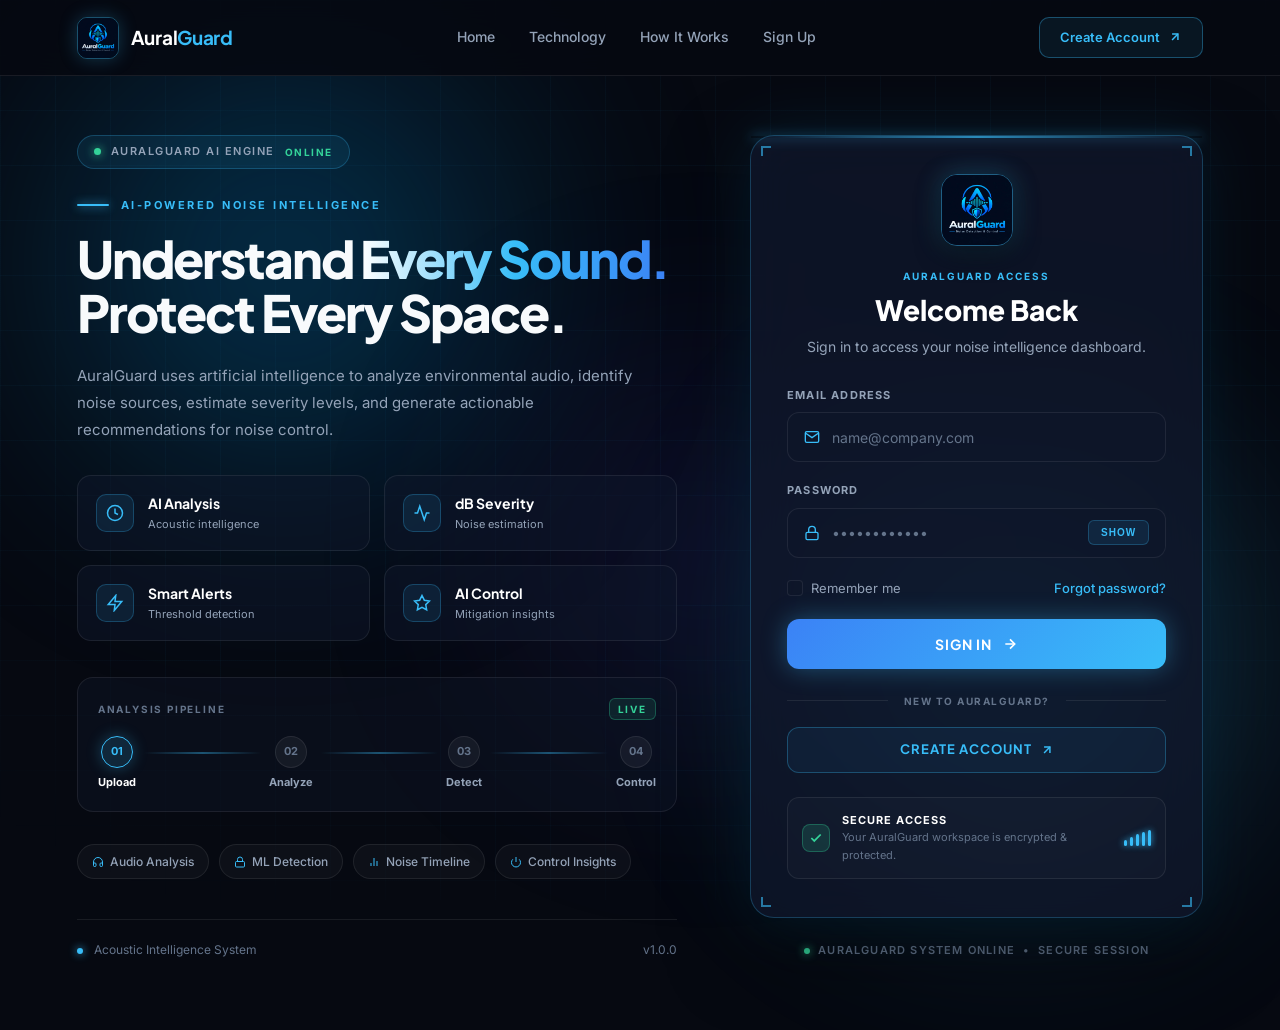
<file: frontend/login.html>
<!DOCTYPE html>
<html lang="en">

<head>
    <meta charset="UTF-8">
    <meta name="viewport" content="width=device-width, initial-scale=1.0">

    <title>AuralGuard | Secure Access</title>

    <!-- Google Fonts -->
    <link rel="preconnect" href="https://fonts.googleapis.com">
    <link rel="preconnect" href="https://fonts.gstatic.com" crossorigin>
    <link href="https://fonts.googleapis.com/css2?family=Inter:wght@300;400;500;600;700&family=Plus+Jakarta+Sans:wght@400;500;600;700;800&display=swap" rel="stylesheet">

    <link rel="stylesheet" href="login.css">
</head>

<body>

    <!-- BACKGROUND GRID & AMBIENT LIGHTS -->
    <div class="grid-background"></div>

    <div class="ambient ambient-one"></div>
    <div class="ambient ambient-two"></div>
    <div class="ambient ambient-three"></div>

    <div class="particles" id="particles"></div>


    <!-- NAVBAR -->
    <header class="navbar">

        <a href="index.html" class="brand">
            <img src="assets/logo.jpg" alt="AuralGuard Logo" class="nav-logo-img">
            <span class="brand-name">
                Aural<span>Guard</span>
            </span>
        </a>

        <nav class="nav-links">
            <a href="index.html">Home</a>
            <a href="index.html#technology">Technology</a>
            <a href="index.html#how-it-works">How It Works</a>
            <a href="signup.html">Sign Up</a>
        </nav>

        <a href="signup.html" class="back-home signup-nav-btn">
            <span>Create Account</span>
            <svg width="14" height="14" viewBox="0 0 24 24" fill="none" stroke="currentColor" stroke-width="2.5"><line x1="7" y1="17" x2="17" y2="7"></line><polyline points="7 7 17 7 17 17"></polyline></svg>
        </a>

    </header>


    <!-- MAIN LOGIN PAGE -->
    <main class="login-page">

        <!-- LEFT INFORMATION PANEL -->
        <section class="intelligence-panel">

            <!-- System Status -->
            <div class="system-status">
                <span class="status-dot"></span>
                <span>AURALGUARD AI ENGINE</span>
                <strong>ONLINE</strong>
            </div>

            <!-- Main Information -->
            <div class="info-content">

                <div class="eyebrow">
                    <span class="eyebrow-line"></span>
                    AI-POWERED NOISE INTELLIGENCE
                </div>

                <h1>
                    Understand
                    <span>Every Sound.</span>
                    Protect Every Space.
                </h1>

                <p class="info-description">
                    AuralGuard uses artificial intelligence to analyze environmental audio, identify noise sources, estimate severity levels, and generate actionable recommendations for noise control.
                </p>

                <!-- AI Capability Cards -->
                <div class="capability-grid">

                    <div class="capability-card">
                        <div class="capability-icon">
                            <svg width="18" height="18" viewBox="0 0 24 24" fill="none" stroke="currentColor" stroke-width="2"><circle cx="12" cy="12" r="10"/><path d="M12 6v6l4 2"/></svg>
                        </div>
                        <div>
                            <strong>AI Analysis</strong>
                            <small>Acoustic intelligence</small>
                        </div>
                    </div>

                    <div class="capability-card">
                        <div class="capability-icon">
                            <svg width="18" height="18" viewBox="0 0 24 24" fill="none" stroke="currentColor" stroke-width="2"><path d="M22 12h-4l-3 9L9 3l-3 9H2"/></svg>
                        </div>
                        <div>
                            <strong>dB Severity</strong>
                            <small>Noise estimation</small>
                        </div>
                    </div>

                    <div class="capability-card">
                        <div class="capability-icon">
                            <svg width="18" height="18" viewBox="0 0 24 24" fill="none" stroke="currentColor" stroke-width="2"><polygon points="13 2 3 14 12 14 11 22 21 10 12 10 13 2"/></svg>
                        </div>
                        <div>
                            <strong>Smart Alerts</strong>
                            <small>Threshold detection</small>
                        </div>
                    </div>

                    <div class="capability-card">
                        <div class="capability-icon">
                            <svg width="18" height="18" viewBox="0 0 24 24" fill="none" stroke="currentColor" stroke-width="2"><polygon points="12 2 15.09 8.26 22 9.27 17 14.14 18.18 21.02 12 17.77 5.82 21.02 7 14.14 2 9.27 8.91 8.26 12 2"/></svg>
                        </div>
                        <div>
                            <strong>AI Control</strong>
                            <small>Mitigation insights</small>
                        </div>
                    </div>

                </div>

                <!-- Workflow -->
                <div class="mini-workflow">
                    <div class="workflow-title">
                        <span>ANALYSIS PIPELINE</span>
                        <span class="live-indicator">LIVE</span>
                    </div>

                    <div class="workflow-track">
                        <div class="workflow-step active">
                            <span>01</span>
                            <strong>Upload</strong>
                        </div>
                        <div class="workflow-line"></div>

                        <div class="workflow-step">
                            <span>02</span>
                            <strong>Analyze</strong>
                        </div>
                        <div class="workflow-line"></div>

                        <div class="workflow-step">
                            <span>03</span>
                            <strong>Detect</strong>
                        </div>
                        <div class="workflow-line"></div>

                        <div class="workflow-step">
                            <span>04</span>
                            <strong>Control</strong>
                        </div>
                    </div>
                </div>

                <!-- Information Tags -->
                <div class="info-tags">
                    <span>
                        <svg width="12" height="12" viewBox="0 0 24 24" fill="none" stroke="currentColor" stroke-width="2"><path d="M3 18v-6a9 9 0 0 1 18 0v6"/><path d="M21 19a2 2 0 0 1-2 2h-1a2 2 0 0 1-2-2v-3a2 2 0 0 1 2-2h3zM3 19a2 2 0 0 0 2 2h1a2 2 0 0 0 2-2v-3a2 2 0 0 0-2-2H3z"/></svg>
                        Audio Analysis
                    </span>
                    <span>
                        <svg width="12" height="12" viewBox="0 0 24 24" fill="none" stroke="currentColor" stroke-width="2"><rect x="3" y="11" width="18" height="11" rx="2" ry="2"/><path d="M7 11V7a5 5 0 0 1 10 0v4"/></svg>
                        ML Detection
                    </span>
                    <span>
                        <svg width="12" height="12" viewBox="0 0 24 24" fill="none" stroke="currentColor" stroke-width="2"><path d="M18 20V10"/><path d="M12 20V4"/><path d="M6 20v-6"/></svg>
                        Noise Timeline
                    </span>
                    <span>
                        <svg width="12" height="12" viewBox="0 0 24 24" fill="none" stroke="currentColor" stroke-width="2"><path d="M12 2v10"/><path d="M18.4 6.6a9 9 0 1 1-12.8 0"/></svg>
                        Control Insights
                    </span>
                </div>

            </div>

            <!-- Panel Footer -->
            <div class="panel-footer">
                <div>
                    <span class="mini-dot"></span>
                    Acoustic Intelligence System
                </div>
                <span>v1.0.0</span>
            </div>

        </section>


        <!-- RIGHT LOGIN CARD SECTION -->
        <section class="login-section">

            <div class="login-card" id="loginCard">

                <div class="card-scanner"></div>

                <!-- Corner Accent Marks -->
                <span class="corner corner-tl"></span>
                <span class="corner corner-tr"></span>
                <span class="corner corner-bl"></span>
                <span class="corner corner-br"></span>

                <!-- BRAND LOGO BADGE -->
                <div class="card-logo-badge">
                    <img src="assets/logo.jpg" alt="AuralGuard Logo" class="card-logo-img">
                </div>

                <!-- Heading -->
                <div class="login-heading">
                    <div class="login-label">AURALGUARD ACCESS</div>
                    <h2>Welcome Back</h2>
                    <p>Sign in to access your noise intelligence dashboard.</p>
                </div>

                <!-- Form -->
                <form id="loginForm">

                    <!-- Email Input -->
                    <div class="input-group">
                        <label for="username">EMAIL ADDRESS</label>
                        <div class="input-box">
                            <span class="input-icon">
                                <svg width="16" height="16" viewBox="0 0 24 24" fill="none" stroke="currentColor" stroke-width="2"><path d="M4 4h16c1.1 0 2 .9 2 2v12c0 1.1-.9 2-2 2H4c-1.1 0-2-.9-2-2V6c0-1.1.9-2 2-2z"/><polyline points="22,6 12,13 2,6"/></svg>
                            </span>
                            <input
                                type="text"
                                id="username"
                                name="username"
                                placeholder="name@company.com"
                                autocomplete="username"
                            >
                            <span class="input-status"></span>
                        </div>
                    </div>

                    <!-- Password Input -->
                    <div class="input-group">
                        <label for="password">PASSWORD</label>
                        <div class="input-box">
                            <span class="input-icon">
                                <svg width="16" height="16" viewBox="0 0 24 24" fill="none" stroke="currentColor" stroke-width="2"><rect x="3" y="11" width="18" height="11" rx="2" ry="2"/><path d="M7 11V7a5 5 0 0 1 10 0v4"/></svg>
                            </span>
                            <input
                                type="password"
                                id="password"
                                name="password"
                                placeholder="••••••••••••"
                                autocomplete="current-password"
                            >
                            <button
                                type="button"
                                id="showPassword"
                                class="show-password"
                            >
                                SHOW
                            </button>
                        </div>
                    </div>

                    <!-- Login Options -->
                    <div class="login-options">
                        <label class="remember">
                            <input type="checkbox" id="rememberMe">
                            <span class="custom-checkbox"></span>
                            <span>Remember me</span>
                        </label>

                        <a href="#" id="forgotPassword">Forgot password?</a>
                    </div>

                    <!-- Message Notification -->
                    <div id="message" class="message" aria-live="polite"></div>

                    <!-- Login Button -->
                    <button type="submit" id="loginButton" class="login-button">
                        <span class="button-text">SIGN IN</span>
                        <span class="button-loading">
                            AUTHENTICATING
                            <i></i><i></i><i></i>
                        </span>
                        <svg class="button-arrow" width="16" height="16" viewBox="0 0 24 24" fill="none" stroke="currentColor" stroke-width="2.5"><line x1="5" y1="12" x2="19" y2="12"></line><polyline points="12 5 19 12 12 19"></polyline></svg>
                    </button>

                </form>

                <!-- Divider -->
                <div class="divider">
                    <span></span>
                    <p>NEW TO AURALGUARD?</p>
                    <span></span>
                </div>

                <!-- Signup CTA Button -->
                <a href="signup.html" class="signup-button">
                    <span>CREATE ACCOUNT</span>
                    <svg width="14" height="14" viewBox="0 0 24 24" fill="none" stroke="currentColor" stroke-width="2.5"><line x1="7" y1="17" x2="17" y2="7"></line><polyline points="7 7 17 7 17 17"></polyline></svg>
                </a>

                <!-- Security Footer Box -->
                <div class="security-box">
                    <div class="security-icon">
                        <svg width="14" height="14" viewBox="0 0 24 24" fill="none" stroke="currentColor" stroke-width="3"><polyline points="20 6 9 17 4 12"></polyline></svg>
                    </div>
                    <div class="security-text">
                        <strong>SECURE ACCESS</strong>
                        <span>Your AuralGuard workspace is encrypted &amp; protected.</span>
                    </div>
                    <div class="signal-bars">
                        <span></span><span></span><span></span><span></span><span></span>
                    </div>
                </div>

            </div>

            <!-- Login Footer Status -->
            <div class="login-footer">
                <span class="footer-online"></span>
                AURALGUARD SYSTEM ONLINE
                <span class="footer-divider">&bull;</span>
                SECURE SESSION
            </div>

        </section>

    </main>

    <script src="login.js"></script>

</body>

</html>
</file>
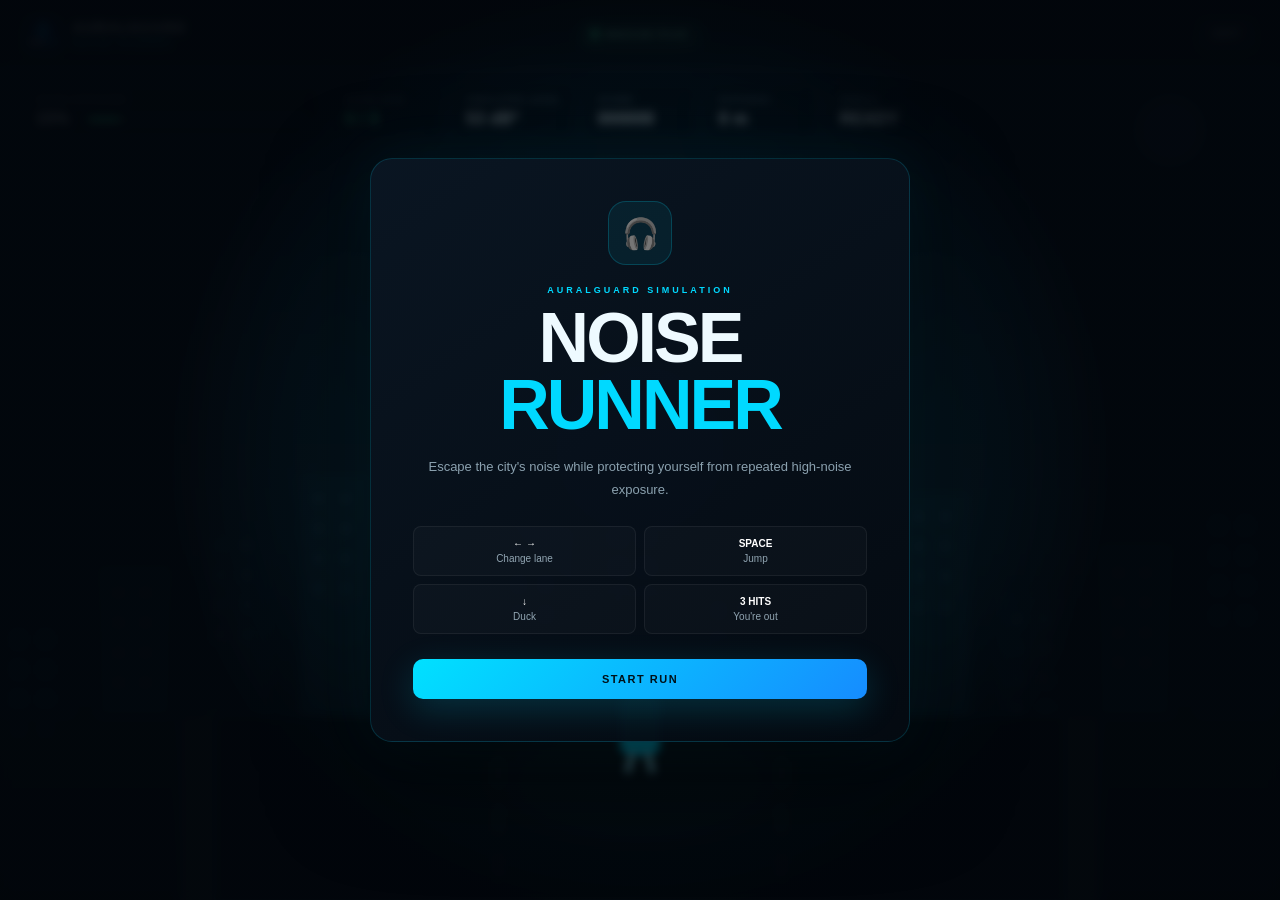
<file: frontend/noise-game.html>
<!DOCTYPE html>
<html lang="en">
<head>
    <meta charset="UTF-8">
    <meta name="viewport" content="width=device-width, initial-scale=1.0">
    <title>AuralGuard — Noise Runner</title>
    <link rel="stylesheet" href="noise-game.css">
</head>

<body>

    <div class="game-shell">

        <!-- TOP BAR -->
        <header class="game-header">

            <div class="brand">
                <img src="assets/logo.jpg" alt="AuralGuard">
                <div>
                    <strong>AURALGUARD</strong>
                    <span>NOISE RUNNER</span>
                </div>
            </div>

            <div class="game-status">
                <span class="status-dot"></span>
                MEDIUM PACE
            </div>

            <button id="exitGame" class="exit-button">
                EXIT
            </button>

        </header>


        <!-- GAME CANVAS -->
        <canvas id="gameCanvas"></canvas>


        <!-- HUD -->
        <div class="hud">

            <div class="hud-card exposure-card">

                <div class="hud-label">
                    NOISE EXPOSURE
                </div>

                <div class="exposure-row">

                    <strong id="exposureValue">
                        15%
                    </strong>

                    <div class="exposure-bar">
                        <div
                            id="exposureFill"
                            class="exposure-fill">
                        </div>
                    </div>

                </div>

            </div>


            <div class="hud-card">

                <span class="hud-label">
                    NOISE HITS
                </span>

                <strong
                    id="noiseHitsValue"
                    class="hit-value">
                    0 / 3
                </strong>

            </div>


            <div class="hud-card">

                <span class="hud-label">
                    SIMULATED LEVEL
                </span>

                <strong id="dbValue">
                    48 dB*
                </strong>

            </div>


            <div class="hud-card">

                <span class="hud-label">
                    SCORE
                </span>

                <strong id="scoreValue">
                    000000
                </strong>

            </div>


            <div class="hud-card">

                <span class="hud-label">
                    DISTANCE
                </span>

                <strong id="distanceValue">
                    0 m
                </strong>

            </div>


            <div class="hud-card">

                <span class="hud-label">
                    SHIELD
                </span>

                <strong id="shieldValue">
                    READY
                </strong>

            </div>

        </div>


        <!-- LEVEL MESSAGE -->
        <div
            id="levelMessage"
            class="level-message hidden">

            <span id="levelNumber">
                LEVEL 01
            </span>

            <strong id="levelTitle">
                CITY STREETS
            </strong>

        </div>


        <!-- BOSS WARNING -->
        <div
            id="bossWarning"
            class="boss-warning hidden">

            <span>⚠</span>

            <div>
                <small>EXTREME NOISE EVENT</small>
                <strong>NOISE STORM</strong>
            </div>

        </div>


        <!-- START SCREEN -->
        <section
            id="startScreen"
            class="overlay-screen">

            <div class="game-panel">

                <div class="panel-icon">
                    🎧
                </div>

                <div class="eyebrow">
                    AURALGUARD SIMULATION
                </div>

                <h1>
                    NOISE
                    <span>RUNNER</span>
                </h1>

                <p>
                    Escape the city's noise while
                    protecting yourself from repeated
                    high-noise exposure.
                </p>

                <div class="rules">

                    <div>
                        <span>← →</span>
                        Change lane
                    </div>

                    <div>
                        <span>SPACE</span>
                        Jump
                    </div>

                    <div>
                        <span>↓</span>
                        Duck
                    </div>

                    <div>
                        <span>3 HITS</span>
                        You're out
                    </div>

                </div>

                <button
                    id="startButton"
                    class="primary-button">

                    START RUN

                </button>

            </div>

        </section>


        <!-- PAUSE -->
        <section
            id="pauseScreen"
            class="overlay-screen hidden">

            <div class="game-panel small">

                <div class="eyebrow">
                    SIMULATION PAUSED
                </div>

                <h2>
                    RUN PAUSED
                </h2>

                <button
                    id="resumeButton"
                    class="primary-button">

                    RESUME

                </button>

            </div>

        </section>


        <!-- GAME OVER -->
        <section
            id="gameOverScreen"
            class="overlay-screen hidden">

            <div class="game-panel result-panel">

                <div class="result-icon">
                    3
                </div>

                <div class="eyebrow danger">
                    NOISE EXPOSURE LIMIT
                </div>

                <h2>
                    RUN TERMINATED
                </h2>

                <p class="result-subtitle">
                    Three noise impacts were detected.
                </p>


                <div class="results-grid">

                    <div>
                        <span>DISTANCE</span>
                        <strong id="finalDistance">0 m</strong>
                    </div>

                    <div>
                        <span>SCORE</span>
                        <strong id="finalScore">0</strong>
                    </div>

                    <div>
                        <span>NOISE EVENTS</span>
                        <strong id="finalEvents">0</strong>
                    </div>

                    <div>
                        <span>QUIET ZONES</span>
                        <strong id="finalQuiet">0</strong>
                    </div>

                    <div>
                        <span>MAX EXPOSURE</span>
                        <strong id="finalExposure">0%</strong>
                    </div>

                    <div>
                        <span>SHIELDS USED</span>
                        <strong id="finalShields">0</strong>
                    </div>

                </div>


                <div class="impact-report">

                    <span>
                        AI IMPACT REPORT
                    </span>

                    <p id="impactText">
                        Analysis complete.
                    </p>

                </div>


                <div class="result-buttons">

                    <button
                        id="restartButton"
                        class="primary-button">

                        RUN AGAIN

                    </button>

                    <button
                        id="backDashboard"
                        class="secondary-button">

                        DASHBOARD

                    </button>

                </div>

            </div>

        </section>


        <!-- MOBILE CONTROLS -->
        <div class="mobile-controls">

            <button id="leftBtn">
                ←
            </button>

            <button id="duckBtn">
                ↓
            </button>

            <button id="jumpBtn">
                ↑
            </button>

            <button id="rightBtn">
                →
            </button>

        </div>

    </div>


    <script src="noise-game.js"></script>

</body>
</html>
</file>
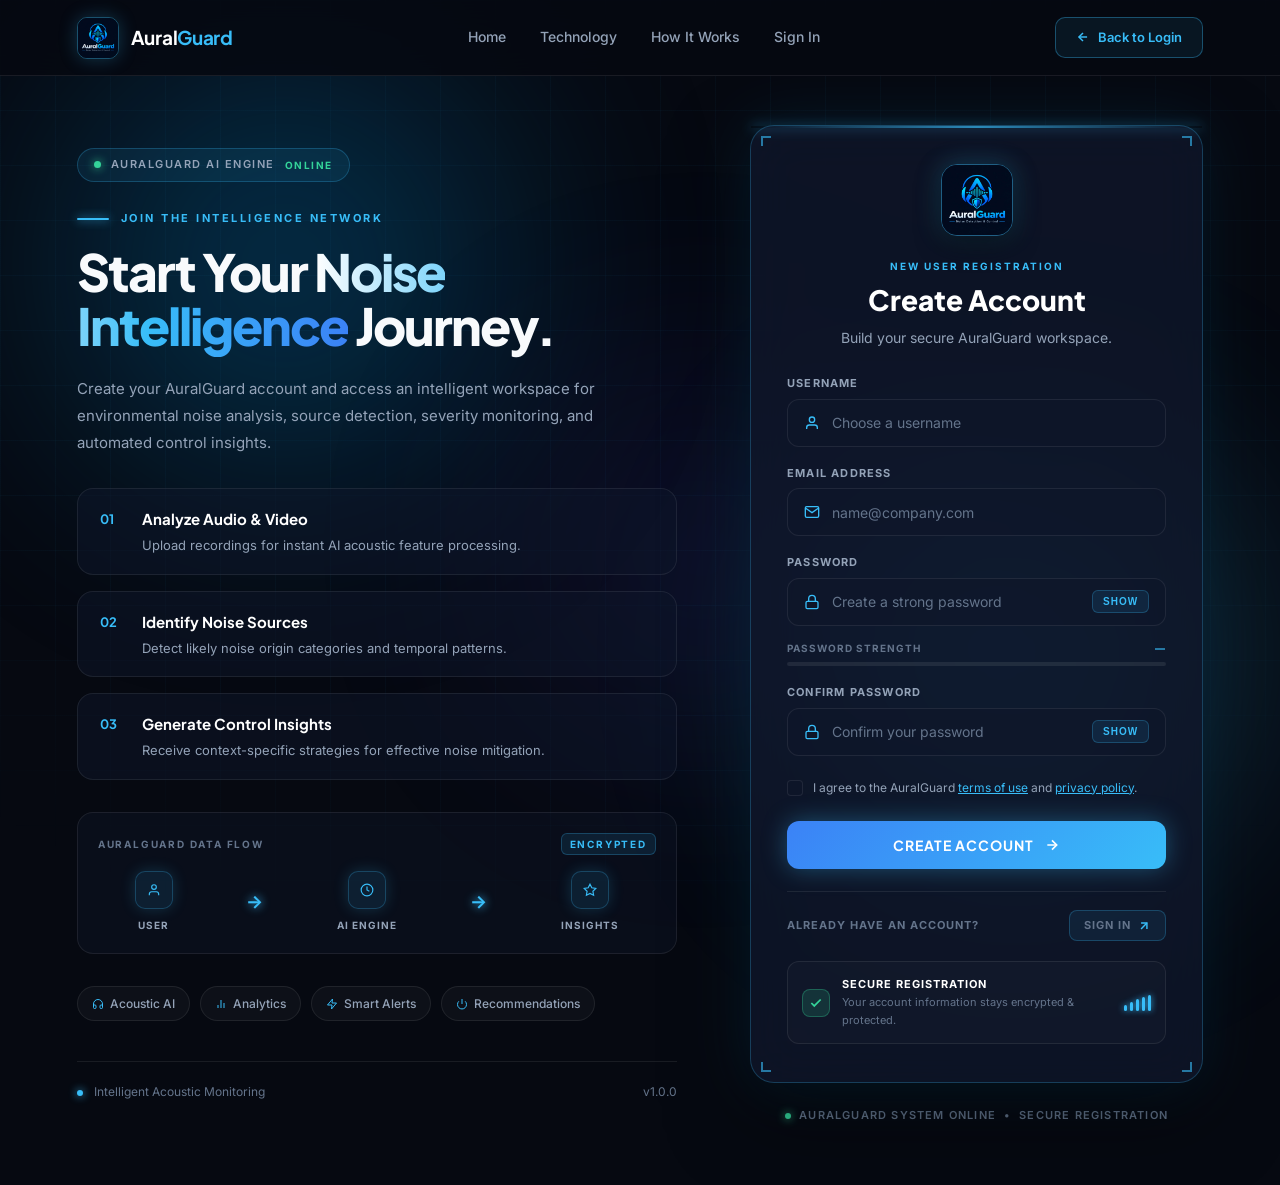
<file: frontend/signup.html>
<!DOCTYPE html>
<html lang="en">

<head>
    <meta charset="UTF-8">
    <meta name="viewport" content="width=device-width, initial-scale=1.0">

    <title>AuralGuard | Create Account</title>

    <!-- Google Fonts -->
    <link rel="preconnect" href="https://fonts.googleapis.com">
    <link rel="preconnect" href="https://fonts.gstatic.com" crossorigin>
    <link href="https://fonts.googleapis.com/css2?family=Inter:wght@300;400;500;600;700&family=Plus+Jakarta+Sans:wght@400;500;600;700;800&display=swap" rel="stylesheet">

    <link rel="stylesheet" href="signup.css">
</head>

<body>

    <!-- BACKGROUND GRID & AMBIENT LIGHTS -->
    <div class="grid-background"></div>

    <div class="ambient ambient-one"></div>
    <div class="ambient ambient-two"></div>
    <div class="ambient ambient-three"></div>

    <div class="particles" id="particles"></div>


    <!-- NAVBAR -->
    <header class="navbar">

        <a href="index.html" class="brand">
            <img src="assets/logo.jpg" alt="AuralGuard Logo" class="nav-logo-img">
            <span class="brand-name">
                Aural<span>Guard</span>
            </span>
        </a>

        <nav class="nav-links">
            <a href="index.html">Home</a>
            <a href="index.html#technology">Technology</a>
            <a href="index.html#how-it-works">How It Works</a>
            <a href="login.html">Sign In</a>
        </nav>

        <a href="login.html" class="back-login">
            <svg width="14" height="14" viewBox="0 0 24 24" fill="none" stroke="currentColor" stroke-width="2.5"><line x1="19" y1="12" x2="5" y2="12"></line><polyline points="12 19 5 12 12 5"></polyline></svg>
            <span>Back to Login</span>
        </a>

    </header>


    <!-- MAIN SIGNUP PAGE -->
    <main class="signup-page">

        <!-- LEFT INFORMATION PANEL -->
        <section class="signup-info">

            <div class="system-status">
                <span class="status-dot"></span>
                <span>AURALGUARD AI ENGINE</span>
                <strong>ONLINE</strong>
            </div>

            <div class="info-content">

                <div class="eyebrow">
                    <span class="eyebrow-line"></span>
                    JOIN THE INTELLIGENCE NETWORK
                </div>

                <h1>
                    Start Your
                    <span>Noise Intelligence</span>
                    Journey.
                </h1>

                <p class="info-description">
                    Create your AuralGuard account and access an intelligent workspace for environmental noise analysis, source detection, severity monitoring, and automated control insights.
                </p>

                <!-- FEATURE LIST -->
                <div class="feature-list">

                    <div class="feature-item">
                        <div class="feature-number">01</div>
                        <div>
                            <strong>Analyze Audio &amp; Video</strong>
                            <p>Upload recordings for instant AI acoustic feature processing.</p>
                        </div>
                    </div>

                    <div class="feature-item">
                        <div class="feature-number">02</div>
                        <div>
                            <strong>Identify Noise Sources</strong>
                            <p>Detect likely noise origin categories and temporal patterns.</p>
                        </div>
                    </div>

                    <div class="feature-item">
                        <div class="feature-number">03</div>
                        <div>
                            <strong>Generate Control Insights</strong>
                            <p>Receive context-specific strategies for effective noise mitigation.</p>
                        </div>
                    </div>

                </div>

                <!-- DATA FLOW -->
                <div class="data-flow">
                    <div class="flow-header">
                        <span>AURALGUARD DATA FLOW</span>
                        <span class="encrypted">ENCRYPTED</span>
                    </div>

                    <div class="flow-items">
                        <div class="flow-item active">
                            <span class="flow-icon">
                                <svg width="14" height="14" viewBox="0 0 24 24" fill="none" stroke="currentColor" stroke-width="2"><path d="M20 21v-2a4 4 0 0 0-4-4H8a4 4 0 0 0-4 4v2"/><circle cx="12" cy="7" r="4"/></svg>
                            </span>
                            <small>USER</small>
                        </div>

                        <div class="flow-arrow">&rarr;</div>

                        <div class="flow-item">
                            <span class="flow-icon">
                                <svg width="14" height="14" viewBox="0 0 24 24" fill="none" stroke="currentColor" stroke-width="2"><circle cx="12" cy="12" r="10"/><path d="M12 6v6l4 2"/></svg>
                            </span>
                            <small>AI ENGINE</small>
                        </div>

                        <div class="flow-arrow">&rarr;</div>

                        <div class="flow-item">
                            <span class="flow-icon">
                                <svg width="14" height="14" viewBox="0 0 24 24" fill="none" stroke="currentColor" stroke-width="2"><polygon points="12 2 15.09 8.26 22 9.27 17 14.14 18.18 21.02 12 17.77 5.82 21.02 7 14.14 2 9.27 8.91 8.26 12 2"/></svg>
                            </span>
                            <small>INSIGHTS</small>
                        </div>
                    </div>
                </div>

                <!-- TAGS -->
                <div class="info-tags">
                    <span>
                        <svg width="12" height="12" viewBox="0 0 24 24" fill="none" stroke="currentColor" stroke-width="2"><path d="M3 18v-6a9 9 0 0 1 18 0v6"/><path d="M21 19a2 2 0 0 1-2 2h-1a2 2 0 0 1-2-2v-3a2 2 0 0 1 2-2h3zM3 19a2 2 0 0 0 2 2h1a2 2 0 0 0 2-2v-3a2 2 0 0 0-2-2H3z"/></svg>
                        Acoustic AI
                    </span>
                    <span>
                        <svg width="12" height="12" viewBox="0 0 24 24" fill="none" stroke="currentColor" stroke-width="2"><line x1="18" y1="20" x2="18" y2="10"/><line x1="12" y1="20" x2="12" y2="4"/><line x1="6" y1="20" x2="6" y2="14"/></svg>
                        Analytics
                    </span>
                    <span>
                        <svg width="12" height="12" viewBox="0 0 24 24" fill="none" stroke="currentColor" stroke-width="2"><polygon points="13 2 3 14 12 14 11 22 21 10 12 10 13 2"/></svg>
                        Smart Alerts
                    </span>
                    <span>
                        <svg width="12" height="12" viewBox="0 0 24 24" fill="none" stroke="currentColor" stroke-width="2"><path d="M12 2v10"/><path d="M18.4 6.6a9 9 0 1 1-12.8 0"/></svg>
                        Recommendations
                    </span>
                </div>

            </div>

            <div class="panel-footer">
                <div>
                    <span class="mini-dot"></span>
                    Intelligent Acoustic Monitoring
                </div>
                <span>v1.0.0</span>
            </div>

        </section>


        <!-- RIGHT SIGNUP CARD SECTION -->
        <section class="signup-section">

            <div class="signup-card" id="signupCard">

                <div class="card-scanner"></div>

                <!-- CORNERS -->
                <span class="corner corner-tl"></span>
                <span class="corner corner-tr"></span>
                <span class="corner corner-bl"></span>
                <span class="corner corner-br"></span>

                <!-- BRAND LOGO BADGE -->
                <div class="card-logo-badge">
                    <img src="assets/logo.jpg" alt="AuralGuard Logo" class="card-logo-img">
                </div>

                <!-- HEADING -->
                <div class="signup-heading">
                    <div class="signup-label">NEW USER REGISTRATION</div>
                    <h2>Create Account</h2>
                    <p>Build your secure AuralGuard workspace.</p>
                </div>

                <!-- FORM -->
                <form id="signupForm">

                    <!-- USERNAME -->
                    <div class="input-group">
                        <label for="username">USERNAME</label>
                        <div class="input-box">
                            <span class="input-icon">
                                <svg width="16" height="16" viewBox="0 0 24 24" fill="none" stroke="currentColor" stroke-width="2"><path d="M20 21v-2a4 4 0 0 0-4-4H8a4 4 0 0 0-4 4v2"/><circle cx="12" cy="7" r="4"/></svg>
                            </span>
                            <input
                                type="text"
                                id="username"
                                name="username"
                                placeholder="Choose a username"
                                autocomplete="username"
                            >
                            <span class="input-status"></span>
                        </div>
                    </div>

                    <!-- EMAIL -->
                    <div class="input-group">
                        <label for="email">EMAIL ADDRESS</label>
                        <div class="input-box">
                            <span class="input-icon">
                                <svg width="16" height="16" viewBox="0 0 24 24" fill="none" stroke="currentColor" stroke-width="2"><path d="M4 4h16c1.1 0 2 .9 2 2v12c0 1.1-.9 2-2 2H4c-1.1 0-2-.9-2-2V6c0-1.1.9-2 2-2z"/><polyline points="22,6 12,13 2,6"/></svg>
                            </span>
                            <input
                                type="email"
                                id="email"
                                name="email"
                                placeholder="name@company.com"
                                autocomplete="email"
                            >
                            <span class="input-status"></span>
                        </div>
                    </div>

                    <!-- PASSWORD -->
                    <div class="input-group">
                        <label for="password">PASSWORD</label>
                        <div class="input-box">
                            <span class="input-icon">
                                <svg width="16" height="16" viewBox="0 0 24 24" fill="none" stroke="currentColor" stroke-width="2"><rect x="3" y="11" width="18" height="11" rx="2" ry="2"/><path d="M7 11V7a5 5 0 0 1 10 0v4"/></svg>
                            </span>
                            <input
                                type="password"
                                id="password"
                                name="password"
                                placeholder="Create a strong password"
                                autocomplete="new-password"
                            >
                            <button
                                type="button"
                                id="showPassword"
                                class="show-password"
                            >
                                SHOW
                            </button>
                        </div>
                    </div>

                    <!-- PASSWORD STRENGTH METER -->
                    <div class="password-strength">
                        <div class="strength-header">
                            <span>PASSWORD STRENGTH</span>
                            <span id="strengthText">&mdash;</span>
                        </div>
                        <div class="strength-bar">
                            <span id="strengthFill"></span>
                        </div>
                    </div>

                    <!-- CONFIRM PASSWORD -->
                    <div class="input-group">
                        <label for="confirmPassword">CONFIRM PASSWORD</label>
                        <div class="input-box">
                            <span class="input-icon">
                                <svg width="16" height="16" viewBox="0 0 24 24" fill="none" stroke="currentColor" stroke-width="2"><rect x="3" y="11" width="18" height="11" rx="2" ry="2"/><path d="M7 11V7a5 5 0 0 1 10 0v4"/></svg>
                            </span>
                            <input
                                type="password"
                                id="confirmPassword"
                                name="confirmPassword"
                                placeholder="Confirm your password"
                                autocomplete="new-password"
                            >
                            <button
                                type="button"
                                id="showConfirmPassword"
                                class="show-password"
                            >
                                SHOW
                            </button>
                        </div>
                    </div>

                    <!-- TERMS CHECKBOX -->
                    <label class="terms">
                        <input type="checkbox" id="terms">
                        <span class="custom-checkbox"></span>
                        <span>
                            I agree to the AuralGuard
                            <a href="#" id="termsLink">terms of use</a>
                            and
                            <a href="#" id="privacyLink">privacy policy</a>.
                        </span>
                    </label>

                    <!-- MESSAGE NOTIFICATION -->
                    <div id="message" class="message" aria-live="polite"></div>

                    <!-- CREATE BUTTON -->
                    <button type="submit" id="createButton" class="create-button">
                        <span class="button-text">CREATE ACCOUNT</span>
                        <span class="button-loading">
                            CREATING ACCOUNT
                            <i></i><i></i><i></i>
                        </span>
                        <svg class="button-arrow" width="16" height="16" viewBox="0 0 24 24" fill="none" stroke="currentColor" stroke-width="2.5"><line x1="5" y1="12" x2="19" y2="12"></line><polyline points="12 5 19 12 12 19"></polyline></svg>
                    </button>

                </form>

                <!-- LOGIN LINK -->
                <div class="existing-account">
                    <span>ALREADY HAVE AN ACCOUNT?</span>
                    <a href="login.html">
                        <span>SIGN IN</span>
                        <svg width="14" height="14" viewBox="0 0 24 24" fill="none" stroke="currentColor" stroke-width="2.5"><line x1="7" y1="17" x2="17" y2="7"></line><polyline points="7 7 17 7 17 17"></polyline></svg>
                    </a>
                </div>

                <!-- SECURITY BOX -->
                <div class="security-box">
                    <div class="security-icon">
                        <svg width="14" height="14" viewBox="0 0 24 24" fill="none" stroke="currentColor" stroke-width="3"><polyline points="20 6 9 17 4 12"></polyline></svg>
                    </div>
                    <div class="security-text">
                        <strong>SECURE REGISTRATION</strong>
                        <span>Your account information stays encrypted &amp; protected.</span>
                    </div>
                    <div class="signal-bars">
                        <span></span><span></span><span></span><span></span><span></span>
                    </div>
                </div>

            </div>

            <!-- FOOTER STATUS -->
            <div class="signup-footer">
                <span class="footer-online"></span>
                AURALGUARD SYSTEM ONLINE
                <span class="footer-divider">&bull;</span>
                SECURE REGISTRATION
            </div>

        </section>

    </main>

    <script src="./signup2.js"></script>

</body>

</html>
</file>
<file: frontend/style.css>
/* ========================================
   GLOBAL STYLES & VARIABLES
======================================== */

:root {
    --bg-dark: #060911;
    --bg-card: rgba(15, 23, 42, 0.65);
    --bg-card-hover: rgba(30, 41, 59, 0.75);
    
    --primary-cyan: #38bdf8;
    --primary-blue: #3b82f6;
    --primary-indigo: #6366f1;
    --accent-emerald: #34d399;
    
    --text-main: #f8fafc;
    --text-muted: #94a3b8;
    --text-dim: #64748b;
    
    --border-subtle: rgba(255, 255, 255, 0.08);
    --border-glow: rgba(56, 189, 248, 0.3);
    
    --font-heading: 'Plus Jakarta Sans', -apple-system, BlinkMacSystemFont, sans-serif;
    --font-body: 'Inter', -apple-system, BlinkMacSystemFont, sans-serif;
}

* {
    margin: 0;
    padding: 0;
    box-sizing: border-box;
}

html {
    scroll-behavior: smooth;
}

body {
    font-family: var(--font-body);
    background-color: var(--bg-dark);
    color: var(--text-main);
    overflow-x: hidden;
    line-height: 1.6;
    -webkit-font-smoothing: antialiased;
}

a {
    text-decoration: none;
    color: inherit;
}

section {
    position: relative;
    overflow: hidden;
}


/* ========================================
   BACKGROUND GRID & AMBIENT LIGHTS
======================================== */

.bg-grid {
    position: fixed;
    inset: 0;
    z-index: -10;
    background-image:
        linear-gradient(rgba(56, 189, 248, 0.03) 1px, transparent 1px),
        linear-gradient(90deg, rgba(56, 189, 248, 0.03) 1px, transparent 1px);
    background-size: 60px 60px;
    mask-image: radial-gradient(ellipse 80% 80% at 50% 20%, #000 60%, transparent 100%);
    -webkit-mask-image: radial-gradient(ellipse 80% 80% at 50% 20%, #000 60%, transparent 100%);
}

.ambient {
    position: fixed;
    border-radius: 50%;
    filter: blur(120px);
    pointer-events: none;
    z-index: -8;
    opacity: 0.35;
}

.ambient-one {
    width: 480px;
    height: 480px;
    background: #0284c7;
    top: -160px;
    left: -140px;
    animation: ambientMove 14s ease-in-out infinite alternate;
}

.ambient-two {
    width: 400px;
    height: 400px;
    background: #38bdf8;
    right: -120px;
    top: 30%;
    animation: ambientMoveTwo 16s ease-in-out infinite alternate;
}

.ambient-three {
    width: 380px;
    height: 380px;
    background: #4f46e5;
    bottom: -120px;
    left: 35%;
    animation: ambientMoveThree 18s ease-in-out infinite alternate;
}

@keyframes ambientMove {
    from { transform: translate(0, 0); }
    to { transform: translate(160px, 110px); }
}

@keyframes ambientMoveTwo {
    from { transform: translate(0, 0); }
    to { transform: translate(-140px, 90px); }
}

@keyframes ambientMoveThree {
    from { transform: translate(0, 0); }
    to { transform: translate(120px, -90px); }
}


/* ========================================
   PARTICLES SYSTEM
======================================== */

.particles {
    position: fixed;
    inset: 0;
    z-index: -5;
    pointer-events: none;
}

.particle {
    position: absolute;
    width: 2px;
    height: 2px;
    background: #38bdf8;
    border-radius: 50%;
    box-shadow: 0 0 10px #38bdf8, 0 0 20px #0284c7;
    opacity: 0.6;
    animation: particleFloat linear infinite;
}

@keyframes particleFloat {
    from {
        transform: translateY(105vh);
        opacity: 0;
    }
    15% { opacity: 0.7; }
    85% { opacity: 0.7; }
    to {
        transform: translateY(-5vh);
        opacity: 0;
    }
}


/* ========================================
   NAVBAR
======================================== */

.navbar {
    position: fixed;
    top: 0;
    left: 0;
    width: 100%;
    height: 76px;
    display: flex;
    align-items: center;
    justify-content: space-between;
    padding: 0 6%;
    background: rgba(6, 9, 17, 0.85);
    border-bottom: 1px solid var(--border-subtle);
    backdrop-filter: blur(16px);
    -webkit-backdrop-filter: blur(16px);
    z-index: 1000;
    transition: all 0.3s ease;
}

.logo {
    display: flex;
    align-items: center;
    gap: 12px;
    text-decoration: none;
    transition: transform 0.3s ease;
}

.logo:hover {
    transform: translateY(-1px);
}

.nav-logo-img {
    width: 42px;
    height: 42px;
    object-fit: cover;
    border-radius: 10px;
    border: 1px solid rgba(56, 189, 248, 0.4);
    box-shadow: 0 0 18px rgba(56, 189, 248, 0.25);
    transition: all 0.3s ease;
}

.logo:hover .nav-logo-img {
    border-color: var(--primary-cyan);
    box-shadow: 0 0 25px rgba(56, 189, 248, 0.5);
}

.logo-text {
    display: flex;
    flex-direction: column;
}

.logo-text strong {
    font-family: var(--font-heading);
    font-size: 19px;
    font-weight: 700;
    letter-spacing: -0.3px;
    background: linear-gradient(135deg, #ffffff 50%, var(--primary-cyan) 100%);
    -webkit-background-clip: text;
    -webkit-text-fill-color: transparent;
}

.logo-text span {
    margin-top: 1px;
    font-size: 8px;
    font-weight: 600;
    letter-spacing: 2px;
    color: var(--primary-cyan);
}

nav {
    display: flex;
    align-items: center;
    gap: 36px;
}

nav a {
    position: relative;
    color: var(--text-muted);
    font-size: 14px;
    font-weight: 500;
    transition: all 0.25s ease;
}

nav a:hover,
nav a.active {
    color: #ffffff;
    text-shadow: 0 0 12px rgba(56, 189, 248, 0.3);
}

nav a::after {
    content: "";
    position: absolute;
    left: 0;
    bottom: -8px;
    width: 0;
    height: 2px;
    background: var(--primary-cyan);
    box-shadow: 0 0 10px var(--primary-cyan);
    transition: all 0.25s ease;
    border-radius: 2px;
}

nav a:hover::after,
nav a.active::after {
    width: 100%;
}

.nav-actions {
    display: flex;
    align-items: center;
    gap: 14px;
}

.nav-login {
    padding: 9px 20px;
    border-radius: 10px;
    border: 1px solid rgba(56, 189, 248, 0.3);
    background: rgba(56, 189, 248, 0.05);
    color: #e2e8f0;
    font-size: 13px;
    font-weight: 500;
    transition: all 0.25s ease;
}

.nav-login:hover {
    background: rgba(56, 189, 248, 0.15);
    border-color: var(--primary-cyan);
    color: #ffffff;
    box-shadow: 0 0 20px rgba(56, 189, 248, 0.25);
    transform: translateY(-1px);
}

.nav-signup {
    padding: 9px 22px;
    border-radius: 10px;
    background: linear-gradient(135deg, var(--primary-blue), var(--primary-cyan));
    color: #ffffff;
    font-size: 13px;
    font-weight: 600;
    box-shadow: 0 0 20px rgba(56, 189, 248, 0.35);
    transition: all 0.3s ease;
}

.nav-signup:hover {
    transform: translateY(-2px);
    box-shadow: 0 0 30px rgba(56, 189, 248, 0.6);
}


/* ========================================
   HERO SECTION
======================================== */

.hero {
    min-height: 100vh;
    width: min(1280px, 92%);
    margin: 0 auto;
    padding-top: 145px;
    padding-bottom: 100px;
    display: grid;
    grid-template-columns: 1fr 0.95fr;
    gap: 60px;
    align-items: center;
}

.hero-content {
    position: relative;
    z-index: 2;
}

.status-badge {
    display: inline-flex;
    align-items: center;
    gap: 10px;
    padding: 7px 16px;
    border: 1px solid rgba(56, 189, 248, 0.25);
    border-radius: 100px;
    background: rgba(56, 189, 248, 0.08);
    color: var(--primary-cyan);
    font-size: 11px;
    font-weight: 600;
    letter-spacing: 1.5px;
    box-shadow: 0 0 20px rgba(56, 189, 248, 0.1);
    animation: badgePulse 3s ease-in-out infinite;
}

.status-dot {
    width: 7px;
    height: 7px;
    border-radius: 50%;
    background: var(--primary-cyan);
    box-shadow: 0 0 8px var(--primary-cyan), 0 0 16px var(--primary-cyan);
    animation: dotPulse 1.5s infinite;
}

@keyframes badgePulse {
    50% { box-shadow: 0 0 30px rgba(56, 189, 248, 0.2); }
}

@keyframes dotPulse {
    50% { opacity: 0.4; transform: scale(0.7); }
}

.hero h1 {
    font-family: var(--font-heading);
    margin-top: 24px;
    font-size: clamp(44px, 5.5vw, 76px);
    font-weight: 800;
    line-height: 1.05;
    letter-spacing: -2.5px;
}

.hero h1 span {
    display: block;
    background: linear-gradient(90deg, #ffffff, var(--primary-cyan), var(--primary-blue), #ffffff);
    background-size: 300% auto;
    -webkit-background-clip: text;
    background-clip: text;
    color: transparent;
    animation: gradientMove 6s linear infinite;
}

@keyframes gradientMove {
    to { background-position: 300% center; }
}

.hero p {
    max-width: 620px;
    margin-top: 24px;
    color: var(--text-muted);
    line-height: 1.8;
    font-size: 16px;
}

.hero-buttons {
    display: flex;
    align-items: center;
    gap: 16px;
    margin-top: 36px;
}

.primary-btn {
    position: relative;
    display: inline-flex;
    align-items: center;
    justify-content: center;
    gap: 12px;
    padding: 14px 28px;
    border-radius: 12px;
    color: #ffffff;
    background: linear-gradient(135deg, var(--primary-blue), var(--primary-cyan));
    font-family: var(--font-heading);
    font-size: 14px;
    font-weight: 600;
    overflow: hidden;
    box-shadow: 0 0 25px rgba(56, 189, 248, 0.35);
    transition: all 0.3s ease;
}

.primary-btn::before {
    content: "";
    position: absolute;
    top: 0;
    left: -120%;
    width: 70%;
    height: 100%;
    background: linear-gradient(90deg, transparent, rgba(255,255,255,0.4), transparent);
    transform: skewX(-20deg);
    transition: 0.7s;
}

.primary-btn:hover::before {
    left: 150%;
}

.primary-btn:hover {
    transform: translateY(-3px);
    box-shadow: 0 0 35px rgba(56, 189, 248, 0.6), 0 10px 30px rgba(2, 132, 199, 0.3);
}

.btn-icon {
    transition: transform 0.3s ease;
}

.primary-btn:hover .btn-icon {
    transform: translateX(4px);
}

.secondary-btn {
    display: inline-flex;
    align-items: center;
    justify-content: center;
    gap: 10px;
    padding: 14px 26px;
    border-radius: 12px;
    border: 1px solid rgba(255, 255, 255, 0.12);
    background: rgba(255, 255, 255, 0.03);
    color: var(--text-muted);
    font-family: var(--font-heading);
    font-size: 14px;
    font-weight: 600;
    transition: all 0.3s ease;
}

.glow-btn {
    background: rgba(56, 189, 248, 0.08) !important;
    border: 1px solid rgba(56, 189, 248, 0.35) !important;
    color: var(--primary-cyan) !important;
    backdrop-filter: blur(10px);
}

.glow-btn:hover {
    background: rgba(56, 189, 248, 0.2) !important;
    border-color: var(--primary-cyan) !important;
    box-shadow: 0 0 30px rgba(56, 189, 248, 0.35) !important;
    transform: translateY(-3px);
}

.glow-btn:hover .btn-icon {
    transform: translate(2px, -2px);
}

.hero-trust {
    display: flex;
    align-items: center;
    gap: 16px;
    margin-top: 36px;
    color: var(--text-dim);
    font-size: 11px;
    font-weight: 600;
    letter-spacing: 1.5px;
}

.trust-item {
    display: flex;
    align-items: center;
    gap: 6px;
    color: #94a3b8;
}

.trust-item svg {
    color: var(--primary-cyan);
}

.hero-trust i {
    width: 4px;
    height: 4px;
    border-radius: 50%;
    background: rgba(56, 189, 248, 0.5);
}


/* ========================================
   HERO VISUAL SHOWCASE
======================================== */

.hero-visual {
    position: relative;
    display: flex;
    justify-content: center;
    align-items: center;
    min-height: 560px;
}

.visual-glow {
    position: absolute;
    width: 420px;
    height: 420px;
    background: radial-gradient(circle, rgba(56, 189, 248, 0.25), transparent 65%);
    filter: blur(40px);
    animation: visualGlow 4s ease-in-out infinite;
}

@keyframes visualGlow {
    50% { transform: scale(1.15); opacity: 0.8; }
}

.visual-card {
    position: relative;
    width: min(480px, 100%);
    padding: 28px;
    border-radius: 24px;
    background: linear-gradient(145deg, rgba(15, 23, 42, 0.9), rgba(6, 12, 26, 0.92));
    border: 1px solid rgba(56, 189, 248, 0.25);
    backdrop-filter: blur(25px);
    -webkit-backdrop-filter: blur(25px);
    box-shadow: 0 0 60px rgba(2, 132, 199, 0.18), 0 30px 80px rgba(0, 0, 0, 0.6);
    animation: cardFloat 6s ease-in-out infinite;
}

@keyframes cardFloat {
    0%, 100% { transform: translateY(0); }
    50% { transform: translateY(-10px); }
}

.scan-line {
    position: absolute;
    left: 0;
    right: 0;
    top: 0;
    height: 2px;
    background: linear-gradient(90deg, transparent, var(--primary-cyan), transparent);
    box-shadow: 0 0 15px var(--primary-cyan);
    animation: scanning 4s linear infinite;
    opacity: 0.7;
    z-index: 10;
}

@keyframes scanning {
    0% { top: 3%; }
    50% { top: 97%; }
    100% { top: 3%; }
}

.visual-header {
    display: flex;
    align-items: center;
    justify-content: space-between;
}

.visual-header small {
    color: var(--text-dim);
    font-size: 9px;
    font-weight: 600;
    letter-spacing: 1.8px;
}

.visual-header h3 {
    margin-top: 4px;
    font-family: var(--font-heading);
    font-size: 17px;
    font-weight: 600;
    color: #ffffff;
}

.live {
    display: flex;
    align-items: center;
    gap: 7px;
    padding: 5px 10px;
    border-radius: 8px;
    background: rgba(52, 211, 153, 0.1);
    border: 1px solid rgba(52, 211, 153, 0.25);
    color: var(--accent-emerald);
    font-size: 10px;
    font-weight: 600;
    letter-spacing: 1px;
}

.live span {
    width: 6px;
    height: 6px;
    background: var(--accent-emerald);
    border-radius: 50%;
    box-shadow: 0 0 8px var(--accent-emerald);
    animation: dotPulse 1s infinite;
}

.hero-big-logo-container {
    position: relative;
    width: 100%;
    max-width: 380px;
    margin: 22px auto 22px auto;
    display: flex;
    justify-content: center;
    align-items: center;
}

.hero-logo-halo {
    position: absolute;
    inset: -15px;
    border-radius: 24px;
    background: radial-gradient(circle, rgba(56, 189, 248, 0.35) 0%, rgba(59, 130, 246, 0.15) 50%, transparent 80%);
    filter: blur(20px);
    animation: haloPulse 4s ease-in-out infinite alternate;
    pointer-events: none;
}

@keyframes haloPulse {
    from { opacity: 0.5; transform: scale(0.95); }
    to { opacity: 0.9; transform: scale(1.05); }
}

.hero-logo-frame {
    position: relative;
    width: 100%;
    border-radius: 18px;
    overflow: hidden;
    background: #040d1a;
    border: 1.5px solid rgba(56, 189, 248, 0.45);
    box-shadow: 0 12px 35px rgba(0, 0, 0, 0.7), 0 0 30px rgba(56, 189, 248, 0.3);
    transition: transform 0.4s ease, box-shadow 0.4s ease, border-color 0.4s ease;
}

.hero-logo-frame:hover {
    transform: scale(1.02);
    border-color: var(--primary-cyan);
    box-shadow: 0 16px 45px rgba(0, 0, 0, 0.8), 0 0 45px rgba(56, 189, 248, 0.5);
}

.hero-big-logo-img {
    width: 100%;
    height: auto;
    display: block;
    object-fit: cover;
}


/* WAVEFORM */

.large-wave {
    height: 90px;
    display: flex;
    align-items: center;
    justify-content: center;
    gap: 4px;
    margin: 20px 0;
}

.large-wave i {
    width: 3.5px;
    height: 30px;
    border-radius: 20px;
    background: linear-gradient(to top, var(--primary-blue), var(--primary-cyan));
    box-shadow: 0 0 10px rgba(56, 189, 248, 0.7);
    animation: wave 1.2s ease-in-out infinite;
    transition: height 0.4s ease;
}

.large-wave i:nth-child(1) { animation-delay: -0.9s; }
.large-wave i:nth-child(2) { animation-delay: -0.2s; }
.large-wave i:nth-child(3) { animation-delay: -0.6s; }
.large-wave i:nth-child(4) { animation-delay: -0.1s; }
.large-wave i:nth-child(5) { animation-delay: -0.8s; }
.large-wave i:nth-child(6) { animation-delay: -0.3s; }
.large-wave i:nth-child(7) { animation-delay: -0.5s; }
.large-wave i:nth-child(8) { animation-delay: -0.1s; }
.large-wave i:nth-child(9) { animation-delay: -0.7s; }
.large-wave i:nth-child(10) { animation-delay: -0.4s; }
.large-wave i:nth-child(11) { animation-delay: -0.8s; }
.large-wave i:nth-child(12) { animation-delay: -0.2s; }
.large-wave i:nth-child(13) { animation-delay: -0.5s; }
.large-wave i:nth-child(14) { animation-delay: -0.1s; }
.large-wave i:nth-child(15) { animation-delay: -0.7s; }
.large-wave i:nth-child(16) { animation-delay: -0.3s; }
.large-wave i:nth-child(17) { animation-delay: -0.6s; }
.large-wave i:nth-child(18) { animation-delay: -0.2s; }
.large-wave i:nth-child(19) { animation-delay: -0.8s; }
.large-wave i:nth-child(20) { animation-delay: -0.4s; }
.large-wave i:nth-child(21) { animation-delay: -0.6s; }
.large-wave i:nth-child(22) { animation-delay: -0.2s; }
.large-wave i:nth-child(23) { animation-delay: -0.7s; }
.large-wave i:nth-child(24) { animation-delay: -0.3s; }
.large-wave i:nth-child(25) { animation-delay: -0.5s; }
.large-wave i:nth-child(26) { animation-delay: -0.1s; }
.large-wave i:nth-child(27) { animation-delay: -0.7s; }
.large-wave i:nth-child(28) { animation-delay: -0.4s; }

@keyframes wave {
    0%, 100% { height: 18px; opacity: 0.45; }
    50% { height: 75px; opacity: 1; }
}


/* DETECTED BOX */

.detected-box {
    display: flex;
    justify-content: space-between;
    align-items: center;
    padding: 14px 18px;
    border-radius: 14px;
    background: rgba(56, 189, 248, 0.06);
    border: 1px solid rgba(56, 189, 248, 0.18);
}

.detected-title {
    display: flex;
    align-items: center;
    gap: 12px;
}

.ai-icon {
    width: 36px;
    height: 36px;
    display: grid;
    place-items: center;
    border-radius: 10px;
    background: linear-gradient(135deg, var(--primary-blue), var(--primary-cyan));
    color: #ffffff;
    font-family: var(--font-heading);
    font-size: 11px;
    font-weight: 800;
    box-shadow: 0 0 16px rgba(56, 189, 248, 0.4);
}

.detected-box small {
    display: block;
    color: var(--text-dim);
    font-size: 8px;
    font-weight: 600;
    letter-spacing: 1.5px;
}

.detected-box strong {
    display: block;
    margin-top: 2px;
    font-size: 13px;
    font-weight: 600;
    color: #ffffff;
}

.confidence {
    text-align: right;
}

.confidence strong {
    color: var(--primary-cyan);
    font-size: 18px;
    font-family: var(--font-heading);
    font-weight: 700;
    text-shadow: 0 0 12px rgba(56, 189, 248, 0.4);
}


/* SIGNAL SECTION */

.signal-section {
    margin-top: 18px;
}

.signal-label {
    display: flex;
    justify-content: space-between;
    color: var(--text-dim);
    font-size: 9px;
    font-weight: 600;
    letter-spacing: 1.5px;
    margin-bottom: 8px;
}

.signal-label span:last-child {
    color: var(--accent-emerald);
}

.mini-bars {
    display: flex;
    flex-direction: column;
    gap: 6px;
}

.mini-bars div {
    height: 5px;
    background: rgba(255, 255, 255, 0.06);
    border-radius: 20px;
    overflow: hidden;
}

.mini-bars span {
    display: block;
    height: 100%;
    border-radius: inherit;
    background: linear-gradient(90deg, var(--primary-blue), var(--primary-cyan));
    box-shadow: 0 0 12px rgba(56, 189, 248, 0.5);
    animation: signalPulse 2s ease-in-out infinite alternate;
}

@keyframes signalPulse {
    to { filter: brightness(1.4); }
}

.visual-footer {
    display: flex;
    justify-content: space-between;
    margin-top: 18px;
    padding-top: 14px;
    border-top: 1px solid rgba(255, 255, 255, 0.08);
    color: var(--text-dim);
    font-size: 9px;
    font-weight: 600;
    letter-spacing: 1.5px;
}

.visual-footer strong {
    color: var(--primary-cyan);
}


/* ========================================
   STATS SECTION
======================================== */

.stats-section {
    width: min(1180px, 92%);
    margin: 0 auto;
    display: grid;
    grid-template-columns: repeat(4, 1fr);
    border-top: 1px solid var(--border-subtle);
    border-bottom: 1px solid var(--border-subtle);
    background: rgba(15, 23, 42, 0.3);
    border-radius: 20px;
}

.stat {
    padding: 32px 24px;
    text-align: center;
    border-right: 1px solid var(--border-subtle);
    display: flex;
    flex-direction: column;
    align-items: center;
    justify-content: center;
    transition: all 0.3s ease;
}

.stat:last-child {
    border-right: none;
}

.stat:hover {
    background: rgba(56, 189, 248, 0.03);
}

.stat-icon {
    width: 40px;
    height: 40px;
    border-radius: 12px;
    background: rgba(56, 189, 248, 0.08);
    border: 1px solid rgba(56, 189, 248, 0.2);
    display: grid;
    place-items: center;
    color: var(--primary-cyan);
    margin-bottom: 12px;
}

.stat strong {
    font-family: var(--font-heading);
    display: block;
    font-size: 28px;
    font-weight: 800;
    color: var(--primary-cyan);
    text-shadow: 0 0 20px rgba(56, 189, 248, 0.4);
}

.stat span {
    display: block;
    margin-top: 6px;
    color: var(--text-muted);
    font-size: 13px;
    font-weight: 500;
}


/* ========================================
   SECTIONS GENERAL STYLES
======================================== */

.problem-section,
.pipeline-section,
.workflow-section {
    width: min(1180px, 92%);
    margin: 0 auto;
    padding-top: 120px;
    padding-bottom: 120px;
}

.section-label {
    display: inline-block;
    color: var(--primary-cyan);
    font-size: 11px;
    letter-spacing: 3px;
    font-weight: 700;
    text-transform: uppercase;
    margin-bottom: 12px;
}

.problem-section h2,
.pipeline-section h2,
.workflow-section h2,
.technology-section h2,
.cta-section h2 {
    font-family: var(--font-heading);
    font-size: clamp(34px, 4.5vw, 54px);
    font-weight: 800;
    line-height: 1.1;
    letter-spacing: -1.5px;
}

.problem-section h2 span,
.pipeline-section h2 span,
.workflow-section h2 span,
.technology-section h2 span,
.cta-section h2 span {
    color: var(--primary-cyan);
    text-shadow: 0 0 25px rgba(56, 189, 248, 0.3);
}

.section-intro {
    max-width: 720px;
    margin-top: 22px;
    color: var(--text-muted);
    font-size: 16px;
    line-height: 1.8;
}

.section-intro b {
    display: block;
    margin-top: 14px;
    color: #e2e8f0;
    font-weight: 500;
}


/* ========================================
   PROBLEM CARDS
======================================== */

.problem-cards {
    display: grid;
    grid-template-columns: repeat(3, 1fr);
    gap: 24px;
    margin-top: 54px;
}

.problem-card {
    position: relative;
    padding: 32px;
    min-height: 310px;
    overflow: hidden;
    border-radius: 20px;
    background: var(--bg-card);
    border: 1px solid var(--border-subtle);
    backdrop-filter: blur(16px);
    -webkit-backdrop-filter: blur(16px);
    transition: transform 0.4s ease, border-color 0.4s ease, box-shadow 0.4s ease;
}

.problem-card:hover {
    transform: translateY(-8px);
    border-color: var(--border-glow);
    box-shadow: 0 20px 50px rgba(2, 132, 199, 0.15), 0 0 30px rgba(56, 189, 248, 0.1);
}

.card-glow {
    position: absolute;
    width: 160px;
    height: 160px;
    top: -80px;
    right: -80px;
    border-radius: 50%;
    background: var(--primary-cyan);
    filter: blur(80px);
    opacity: 0.1;
    transition: opacity 0.5s ease;
}

.problem-card:hover .card-glow {
    opacity: 0.25;
}

.problem-number {
    font-family: var(--font-heading);
    color: var(--primary-cyan);
    font-size: 12px;
    font-weight: 700;
    letter-spacing: 2px;
}

.card-icon {
    margin-top: 24px;
    width: 44px;
    height: 44px;
    display: grid;
    place-items: center;
    border-radius: 12px;
    color: var(--primary-cyan);
    background: rgba(56, 189, 248, 0.08);
    border: 1px solid rgba(56, 189, 248, 0.2);
}

.problem-card h3 {
    font-family: var(--font-heading);
    margin-top: 20px;
    font-size: 20px;
    font-weight: 700;
    color: #ffffff;
}

.problem-card p {
    margin-top: 10px;
    color: var(--text-muted);
    font-size: 14px;
    line-height: 1.7;
}

.card-line {
    position: absolute;
    bottom: 0;
    left: 32px;
    width: 40px;
    height: 2.5px;
    background: var(--primary-cyan);
    box-shadow: 0 0 10px var(--primary-cyan);
    transition: width 0.4s ease;
    border-radius: 2px;
}

.problem-card:hover .card-line {
    width: 110px;
}


/* ========================================
   TECHNOLOGY SECTION
======================================== */

.technology-section {
    width: min(1240px, 92%);
    margin: 0 auto;
    padding: 120px 0;
    display: grid;
    grid-template-columns: 1fr 0.85fr;
    gap: 70px;
    align-items: center;
}

.tech-content > p {
    max-width: 620px;
    margin-top: 20px;
    color: var(--text-muted);
    line-height: 1.8;
    font-size: 16px;
}

.tech-list {
    margin-top: 40px;
    display: flex;
    flex-direction: column;
    gap: 14px;
}

.tech-item {
    display: flex;
    gap: 20px;
    padding: 20px 24px;
    border-radius: 16px;
    border: 1px solid var(--border-subtle);
    background: rgba(15, 23, 42, 0.4);
    transition: all 0.3s ease;
}

.tech-item:hover {
    transform: translateX(8px);
    border-color: rgba(56, 189, 248, 0.3);
    background: rgba(56, 189, 248, 0.06);
    box-shadow: 0 0 30px rgba(56, 189, 248, 0.08);
}

.tech-number {
    font-family: var(--font-heading);
    color: var(--primary-cyan);
    font-size: 13px;
    font-weight: 700;
    padding-top: 2px;
    min-width: 28px;
}

.tech-item h3 {
    font-family: var(--font-heading);
    font-size: 16px;
    font-weight: 700;
    color: #ffffff;
}

.tech-item p {
    margin-top: 4px;
    color: var(--text-muted);
    font-size: 13px;
    line-height: 1.6;
}


/* AI ORBIT VISUAL */

.tech-visual {
    position: relative;
    height: 480px;
    display: grid;
    place-items: center;
}

.ai-orbit {
    position: relative;
    width: 270px;
    height: 270px;
    display: grid;
    place-items: center;
}

.orbit {
    position: absolute;
    border: 1px solid rgba(56, 189, 248, 0.3);
    border-radius: 50%;
}

.orbit-1 {
    width: 270px;
    height: 270px;
    animation: orbitRotate 14s linear infinite;
}

.orbit-2 {
    width: 195px;
    height: 195px;
    border-color: rgba(99, 102, 241, 0.35);
    animation: orbitRotateReverse 10s linear infinite;
}

.ai-core {
    width: 110px;
    height: 110px;
    border-radius: 50%;
    display: flex;
    flex-direction: column;
    align-items: center;
    justify-content: center;
    background: radial-gradient(circle, #0284c7, #061224 75%);
    border: 2px solid var(--primary-cyan);
    box-shadow: 0 0 35px rgba(56, 189, 248, 0.5), 0 0 80px rgba(2, 132, 199, 0.3), inset 0 0 30px rgba(56, 189, 248, 0.2);
    z-index: 5;
    animation: corePulse 3s ease-in-out infinite;
    cursor: pointer;
}

.ai-core span {
    font-family: var(--font-heading);
    font-size: 28px;
    font-weight: 800;
    color: #ffffff;
    text-shadow: 0 0 16px var(--primary-cyan);
}

.ai-core small {
    margin-top: 2px;
    font-size: 8px;
    font-weight: 700;
    letter-spacing: 2px;
    color: var(--primary-cyan);
}

@keyframes orbitRotate {
    to { transform: rotate(360deg); }
}

@keyframes orbitRotateReverse {
    to { transform: rotate(-360deg); }
}

@keyframes corePulse {
    50% {
        transform: scale(1.06);
        box-shadow: 0 0 45px rgba(56, 189, 248, 0.65), 0 0 100px rgba(2, 132, 199, 0.4), inset 0 0 40px rgba(56, 189, 248, 0.3);
    }
}

.energy-ring {
    position: absolute;
    border-radius: 50%;
    border: 1px solid rgba(56, 189, 248, 0.12);
}

.ring-one {
    width: 360px;
    height: 360px;
    animation: ringPulse 5s ease-in-out infinite;
}

.ring-two {
    width: 440px;
    height: 440px;
    animation: ringPulse 7s ease-in-out infinite reverse;
}

.ring-three {
    width: 520px;
    height: 520px;
    opacity: 0.5;
    animation: ringPulse 9s ease-in-out infinite;
}

@keyframes ringPulse {
    50% { transform: scale(1.05); opacity: 0.35; }
}

.orbit-dot {
    position: absolute;
    width: 8px;
    height: 8px;
    border-radius: 50%;
    background: var(--primary-cyan);
    box-shadow: 0 0 12px var(--primary-cyan), 0 0 25px var(--primary-blue);
}

.dot-one {
    top: 18%;
    left: 27%;
    animation: floatDot 4s ease-in-out infinite;
}

.dot-two {
    bottom: 20%;
    right: 20%;
    animation: floatDot 5s ease-in-out infinite reverse;
}

.dot-three {
    top: 40%;
    right: 8%;
    animation: floatDot 3s ease-in-out infinite;
}

@keyframes floatDot {
    50% { transform: translateY(-15px) scale(1.4); }
}


/* ========================================
   PIPELINE SECTION
======================================== */

.pipeline-section {
    text-align: center;
}

.section-description {
    max-width: 640px;
    margin: 20px auto 0;
    color: var(--text-muted);
    font-size: 15px;
    line-height: 1.8;
}

.pipeline {
    display: flex;
    align-items: center;
    justify-content: center;
    gap: 16px;
    margin-top: 56px;
}

.pipeline-card {
    position: relative;
    width: 230px;
    min-height: 200px;
    padding: 28px 22px;
    text-align: left;
    border-radius: 20px;
    background: var(--bg-card);
    border: 1px solid var(--border-subtle);
    backdrop-filter: blur(16px);
    -webkit-backdrop-filter: blur(16px);
    transition: all 0.4s ease;
}

.pipeline-card:hover {
    transform: translateY(-8px);
    border-color: var(--border-glow);
    box-shadow: 0 0 35px rgba(56, 189, 248, 0.15);
}

.pipeline-number {
    font-family: var(--font-heading);
    color: var(--primary-cyan);
    font-size: 11px;
    font-weight: 700;
    letter-spacing: 2px;
}

.pipeline-icon {
    margin-top: 22px;
    color: var(--primary-cyan);
    display: flex;
    align-items: center;
}

.pipeline-card h3 {
    font-family: var(--font-heading);
    margin-top: 14px;
    font-size: 16px;
    font-weight: 700;
    color: #ffffff;
}

.pipeline-card p {
    margin-top: 6px;
    color: var(--text-muted);
    font-size: 12px;
    line-height: 1.5;
}

.pipeline-arrow {
    color: var(--primary-cyan);
    font-size: 22px;
    font-weight: 700;
    text-shadow: 0 0 12px var(--primary-cyan);
    animation: arrowPulse 1.5s ease-in-out infinite;
}

@keyframes arrowPulse {
    50% { transform: translateX(5px); opacity: 0.5; }
}


/* ========================================
   WORKFLOW SECTION
======================================== */

.workflow-section {
    text-align: center;
}

.workflow {
    margin-top: 64px;
    display: flex;
    align-items: flex-start;
    justify-content: center;
}

.workflow-step {
    width: 170px;
    padding: 0 10px;
}

.step-number {
    font-family: var(--font-heading);
    width: 56px;
    height: 56px;
    margin: 0 auto;
    display: grid;
    place-items: center;
    border-radius: 50%;
    background: rgba(56, 189, 248, 0.08);
    border: 1px solid rgba(56, 189, 248, 0.3);
    color: var(--primary-cyan);
    font-size: 14px;
    font-weight: 700;
    box-shadow: 0 0 20px rgba(56, 189, 248, 0.1);
    transition: all 0.3s ease;
}

.workflow-step:hover .step-number {
    transform: scale(1.12);
    background: rgba(56, 189, 248, 0.2);
    box-shadow: 0 0 30px rgba(56, 189, 248, 0.35);
}

.workflow-step h3 {
    font-family: var(--font-heading);
    margin-top: 18px;
    font-size: 16px;
    font-weight: 700;
    color: #ffffff;
}

.workflow-step p {
    margin-top: 8px;
    color: var(--text-muted);
    font-size: 12px;
    line-height: 1.6;
}

.line {
    width: 60px;
    height: 2px;
    margin-top: 28px;
    background: linear-gradient(90deg, transparent, var(--primary-cyan), transparent);
    box-shadow: 0 0 10px rgba(56, 189, 248, 0.5);
}


/* ========================================
   CTA SECTION
======================================== */

.cta-section {
    position: relative;
    width: min(1140px, 92%);
    margin: 40px auto 100px;
    padding: 90px 40px;
    text-align: center;
    overflow: hidden;
    border-radius: 28px;
    border: 1px solid rgba(56, 189, 248, 0.25);
    background: linear-gradient(145deg, rgba(15, 23, 42, 0.85), rgba(6, 14, 28, 0.95));
    box-shadow: 0 0 80px rgba(2, 132, 199, 0.15);
    backdrop-filter: blur(20px);
}

.cta-section::before {
    content: "";
    position: absolute;
    inset: 0;
    background: radial-gradient(circle at center, rgba(56, 189, 248, 0.15), transparent 60%);
    pointer-events: none;
}

.cta-orb {
    position: absolute;
    width: 300px;
    height: 300px;
    border-radius: 50%;
    background: var(--primary-cyan);
    filter: blur(140px);
    opacity: 0.2;
    top: -120px;
    left: 50%;
    transform: translateX(-50%);
    animation: ctaOrb 6s ease-in-out infinite alternate;
}

@keyframes ctaOrb {
    to { transform: translateX(-50%) scale(1.3); }
}

.cta-grid {
    position: absolute;
    inset: 0;
    background-image:
        linear-gradient(rgba(56, 189, 248, 0.04) 1px, transparent 1px),
        linear-gradient(90deg, rgba(56, 189, 248, 0.04) 1px, transparent 1px);
    background-size: 40px 40px;
    mask-image: radial-gradient(circle, #000 40%, transparent 80%);
}

.cta-section > * {
    position: relative;
    z-index: 2;
}

.cta-section h2 {
    max-width: 820px;
    margin-left: auto;
    margin-right: auto;
}

.cta-section p {
    max-width: 600px;
    margin: 20px auto 32px;
    color: var(--text-muted);
    font-size: 15px;
    line-height: 1.8;
}

.cta-button {
    margin-top: 10px;
}


/* ========================================
   FOOTER
======================================== */

footer {
    width: min(1180px, 92%);
    margin: 0 auto;
    padding: 36px 0;
    display: flex;
    align-items: center;
    justify-content: space-between;
    border-top: 1px solid var(--border-subtle);
    color: var(--text-dim);
    font-size: 13px;
}

.footer-logo {
    display: flex;
    align-items: center;
    gap: 12px;
    color: #ffffff;
    font-family: var(--font-heading);
    font-weight: 700;
    font-size: 16px;
}

.footer-logo-img {
    width: 32px;
    height: 32px;
    border-radius: 8px;
    object-fit: cover;
    border: 1px solid rgba(56, 189, 248, 0.3);
}

footer p {
    color: var(--text-muted);
}

footer span {
    color: var(--text-dim);
}


/* ========================================
   SCROLL REVEAL ANIMATIONS
======================================== */

.reveal {
    opacity: 0;
    transform: translateY(35px);
    transition: opacity 0.8s ease, transform 0.8s ease;
}

.reveal.show {
    opacity: 1;
    transform: translateY(0);
}


/* ========================================
   RESPONSIVE MEDIA QUERIES
======================================== */

@media (max-width: 1024px) {
    .hero {
        grid-template-columns: 1fr;
        text-align: center;
        padding-top: 130px;
    }

    .hero-content {
        display: flex;
        flex-direction: column;
        align-items: center;
    }

    .hero p {
        max-width: 700px;
    }

    .hero-visual {
        min-height: 500px;
    }

    .technology-section {
        grid-template-columns: 1fr;
        text-align: center;
    }

    .tech-content > p {
        margin-left: auto;
        margin-right: auto;
    }

    .tech-item {
        text-align: left;
    }

    .tech-visual {
        height: 430px;
    }

    .problem-cards {
        grid-template-columns: repeat(2, 1fr);
    }

    .pipeline {
        flex-wrap: wrap;
    }

    .workflow {
        flex-wrap: wrap;
        gap: 30px;
    }

    .line {
        display: none;
    }
}

@media (max-width: 768px) {
    .navbar {
        height: 68px;
        padding: 0 5%;
    }

    nav {
        display: none;
    }

    .logo-text span {
        display: none;
    }

    .hero {
        width: 90%;
    }

    .hero h1 {
        font-size: 42px;
        letter-spacing: -1.5px;
    }

    .hero p {
        font-size: 14px;
    }

    .hero-buttons {
        flex-direction: column;
        width: 100%;
    }

    .primary-btn,
    .secondary-btn {
        width: 100%;
    }

    .hero-trust {
        justify-content: center;
        flex-wrap: wrap;
    }

    .visual-card {
        padding: 20px;
    }

    .large-wave {
        height: 70px;
    }

    .stats-section {
        grid-template-columns: repeat(2, 1fr);
    }

    .stat {
        border-bottom: 1px solid var(--border-subtle);
    }

    .stat:nth-child(2) {
        border-right: none;
    }

    .problem-section,
    .pipeline-section,
    .workflow-section {
        padding-top: 80px;
        padding-bottom: 80px;
    }

    .problem-cards {
        grid-template-columns: 1fr;
    }

    .pipeline {
        flex-direction: column;
    }

    .pipeline-arrow {
        transform: rotate(90deg);
    }

    .workflow {
        flex-direction: column;
        align-items: center;
    }

    .technology-section {
        padding-top: 80px;
        padding-bottom: 80px;
    }

    .tech-visual {
        height: 380px;
    }

    .ring-three {
        width: 380px;
        height: 380px;
    }

    footer {
        flex-direction: column;
        gap: 16px;
        text-align: center;
    }

    .cta-section {
        padding: 60px 24px;
        margin-bottom: 60px;
    }
}

@media (max-width: 480px) {
    .hero h1 {
        font-size: 36px;
    }

    .visual-card {
        border-radius: 18px;
    }

    .large-wave {
        gap: 2.5px;
    }

    .large-wave i {
        width: 2.5px;
    }

    .ai-orbit {
        transform: scale(0.8);
    }

    .energy-ring {
        transform: scale(0.75);
    }
}
</file>
<file: frontend/chatbot.css>
/* ============================================================
   AURALGUARD AI CHATBOT
============================================================ */

* {
    box-sizing: border-box;
}


html {
    scroll-behavior: smooth;
}


body {

    margin: 0;

    min-height: 100vh;

    font-family:
        Inter,
        "Segoe UI",
        Arial,
        sans-serif;

    color: #dff8ff;

    background:
        #030a12;

    overflow-x: hidden;
}


/* ============================================================
   BACKGROUND
============================================================ */

.background-grid {

    position: fixed;

    inset: 0;

    pointer-events: none;

    background-image:

        linear-gradient(
            rgba(37, 217, 255, 0.025) 1px,
            transparent 1px
        ),

        linear-gradient(
            90deg,
            rgba(37, 217, 255, 0.025) 1px,
            transparent 1px
        );

    background-size:
        55px 55px;

    mask-image:
        linear-gradient(
            to bottom,
            black,
            transparent
        );

    z-index: -3;
}


.glow {

    position: fixed;

    width: 500px;

    height: 500px;

    border-radius: 50%;

    filter: blur(120px);

    pointer-events: none;

    opacity: 0.08;

    z-index: -2;
}


.glow-one {

    top: -250px;

    right: -150px;

    background: #00d9ff;
}


.glow-two {

    bottom: -300px;

    left: -200px;

    background: #168cff;
}


/* ============================================================
   NAVBAR
============================================================ */

.chat-navbar {

    height: 76px;

    padding:
        0 45px;

    display: flex;

    align-items: center;

    justify-content: space-between;

    border-bottom:
        1px solid
        rgba(37, 217, 255, 0.12);

    background:
        rgba(3, 11, 20, 0.9);

    backdrop-filter:
        blur(18px);

    position: sticky;

    top: 0;

    z-index: 20;
}


.brand {

    display: flex;

    align-items: center;

    gap: 12px;
}


.brand-logo {

    width: 42px;

    height: 42px;

    display: flex;

    align-items: center;

    justify-content: center;

    border-radius: 12px;

    color: #25d9ff;

    font-size: 23px;

    background:
        rgba(37, 217, 255, 0.08);

    border:
        1px solid
        rgba(37, 217, 255, 0.25);

    box-shadow:
        0 0 25px
        rgba(37, 217, 255, 0.1);
}


.brand h2 {

    margin: 0;

    font-size: 16px;

    letter-spacing: 2px;

    color: #eaffff;
}


.brand span {

    display: block;

    margin-top: 3px;

    font-size: 8px;

    letter-spacing: 2px;

    color: #52788b;
}


.nav-actions {

    display: flex;

    align-items: center;

    gap: 20px;
}


.back-button {

    padding:
        9px 15px;

    border:
        1px solid
        rgba(37, 217, 255, 0.15);

    border-radius: 9px;

    color: #91b2c0;

    text-decoration: none;

    font-size: 12px;

    transition: 0.25s;
}


.back-button:hover {

    color: #25d9ff;

    border-color:
        rgba(37, 217, 255, 0.4);

    background:
        rgba(37, 217, 255, 0.05);
}


.online-status {

    display: flex;

    align-items: center;

    gap: 7px;

    font-size: 9px;

    letter-spacing: 1.5px;

    color: #67dfff;
}


.online-status span {

    width: 7px;

    height: 7px;

    border-radius: 50%;

    background: #25d9ff;

    box-shadow:
        0 0 10px #25d9ff;

    animation:
        pulse 1.8s infinite;
}


@keyframes pulse {

    50% {
        opacity: 0.3;
    }

}


/* ============================================================
   PAGE
============================================================ */

.chat-page {

    width: min(
        1100px,
        calc(100% - 40px)
    );

    margin:
        55px auto 80px;
}


/* ============================================================
   HERO
============================================================ */

.chat-hero {

    display: flex;

    align-items: center;

    gap: 22px;

    margin-bottom: 32px;
}


.hero-icon {

    width: 62px;

    height: 62px;

    display: flex;

    align-items: center;

    justify-content: center;

    flex-shrink: 0;

    border-radius: 18px;

    color: #25d9ff;

    font-size: 32px;

    background:
        linear-gradient(
            135deg,
            rgba(37, 217, 255, 0.12),
            rgba(22, 140, 255, 0.06)
        );

    border:
        1px solid
        rgba(37, 217, 255, 0.3);

    box-shadow:
        0 0 35px
        rgba(37, 217, 255, 0.1);
}


.hero-label {

    margin: 0 0 8px;

    color: #25d9ff;

    font-size: 9px;

    letter-spacing: 2px;
}


.chat-hero h1 {

    margin: 0;

    font-size:
        clamp(30px, 5vw, 48px);

    letter-spacing: -1px;

    color: #e8fbff;
}


.chat-hero h1 span {

    color: #25d9ff;

}


.hero-description {

    max-width: 700px;

    margin:
        10px 0 0;

    color: #6f8d9e;

    line-height: 1.6;

    font-size: 13px;
}


/* ============================================================
   CHAT WINDOW
============================================================ */

.chat-wrapper {

    overflow: hidden;

    border-radius: 22px;

    background:
        rgba(6, 16, 28, 0.96);

    border:
        1px solid
        rgba(37, 217, 255, 0.16);

    box-shadow:
        0 30px 90px
        rgba(0, 0, 0, 0.45),

        0 0 50px
        rgba(37, 217, 255, 0.04);
}


/* ============================================================
   HEADER
============================================================ */

.chat-header {

    height: 82px;

    padding:
        0 25px;

    display: flex;

    align-items: center;

    justify-content: space-between;

    border-bottom:
        1px solid
        rgba(37, 217, 255, 0.1);

    background:
        rgba(9, 22, 37, 0.9);
}


.assistant-profile {

    display: flex;

    align-items: center;

    gap: 13px;
}


.assistant-avatar {

    width: 43px;

    height: 43px;

    display: flex;

    align-items: center;

    justify-content: center;

    border-radius: 12px;

    color: #25d9ff;

    font-size: 11px;

    font-weight: 700;

    background:
        rgba(37, 217, 255, 0.08);

    border:
        1px solid
        rgba(37, 217, 255, 0.25);
}


.assistant-profile h3 {

    margin: 0;

    font-size: 14px;

    color: #e4faff;
}


.assistant-profile p {

    margin: 4px 0 0;

    font-size: 10px;

    color: #557687;
}


.clear-button {

    padding:
        8px 13px;

    border-radius: 8px;

    border:
        1px solid
        rgba(255, 255, 255, 0.08);

    background:
        rgba(255, 255, 255, 0.025);

    color: #648292;

    cursor: pointer;

    transition: 0.2s;
}


.clear-button:hover {

    color: #25d9ff;

    border-color:
        rgba(37, 217, 255, 0.3);
}


/* ============================================================
   MESSAGES
============================================================ */

.chat-messages {

    height: 500px;

    overflow-y: auto;

    padding: 30px;

    scroll-behavior: smooth;
}


.chat-messages::-webkit-scrollbar {

    width: 5px;
}


.chat-messages::-webkit-scrollbar-thumb {

    border-radius: 10px;

    background:
        rgba(37, 217, 255, 0.18);
}


.message {

    display: flex;

    gap: 12px;

    margin-bottom: 25px;

    animation:
        messageIn 0.3s ease;
}


@keyframes messageIn {

    from {

        opacity: 0;

        transform:
            translateY(8px);

    }

    to {

        opacity: 1;

        transform:
            translateY(0);

    }

}


.avatar {

    width: 34px;

    height: 34px;

    flex-shrink: 0;

    display: flex;

    align-items: center;

    justify-content: center;

    border-radius: 10px;

    font-size: 9px;

    font-weight: 700;

    color: #25d9ff;

    background:
        rgba(37, 217, 255, 0.07);

    border:
        1px solid
        rgba(37, 217, 255, 0.2);
}


.message-body {

    max-width: 75%;
}


.message-label {

    display: block;

    margin-bottom: 6px;

    font-size: 9px;

    letter-spacing: 1px;

    color: #507184;
}


.bubble {

    padding:
        15px 18px;

    border-radius:
        3px 15px 15px 15px;

    background:
        rgba(12, 29, 45, 0.95);

    border:
        1px solid
        rgba(37, 217, 255, 0.1);

    color: #b9d1dc;

    font-size: 13px;

    line-height: 1.65;
}


.bubble p {

    margin:
        0 0 10px;
}


.bubble p:last-child {

    margin-bottom: 0;
}


/* ============================================================
   USER MESSAGE
============================================================ */

.user-message {

    justify-content: flex-end;
}


.user-message .message-body {

    display: flex;

    flex-direction: column;

    align-items: flex-end;
}


.user-message .message-label {

    text-align: right;
}


.user-message .bubble {

    border-radius:
        15px 3px 15px 15px;

    background:
        linear-gradient(
            135deg,
            rgba(0, 130, 170, 0.3),
            rgba(20, 85, 145, 0.25)
        );

    border-color:
        rgba(37, 217, 255, 0.2);

    color: #d8f8ff;
}


/* ============================================================
   QUICK QUESTIONS
============================================================ */

.quick-questions {

    display: flex;

    gap: 8px;

    padding:
        13px 20px;

    overflow-x: auto;

    border-top:
        1px solid
        rgba(37, 217, 255, 0.08);
}


.quick-question {

    flex-shrink: 0;

    padding:
        8px 13px;

    border-radius: 20px;

    border:
        1px solid
        rgba(37, 217, 255, 0.13);

    background:
        rgba(37, 217, 255, 0.035);

    color: #7899a9;

    font-size: 10px;

    cursor: pointer;

    transition: 0.2s;
}


.quick-question:hover {

    color: #25d9ff;

    border-color:
        rgba(37, 217, 255, 0.35);

    background:
        rgba(37, 217, 255, 0.07);
}


/* ============================================================
   INPUT
============================================================ */

.input-area {

    display: flex;

    align-items: flex-end;

    gap: 10px;

    padding:
        18px 20px;

    border-top:
        1px solid
        rgba(37, 217, 255, 0.1);

    background:
        rgba(3, 11, 20, 0.8);
}


#chatInput {

    flex: 1;

    min-height: 45px;

    max-height: 130px;

    resize: none;

    outline: none;

    padding:
        13px 15px;

    border-radius: 12px;

    border:
        1px solid
        rgba(37, 217, 255, 0.14);

    background:
        rgba(9, 23, 38, 0.95);

    color: #dff8ff;

    font-family: inherit;

    font-size: 13px;

    transition: 0.2s;
}


#chatInput:focus {

    border-color:
        rgba(37, 217, 255, 0.45);

    box-shadow:
        0 0 20px
        rgba(37, 217, 255, 0.05);
}


#chatInput::placeholder {

    color: #4e6b7b;
}


.send-button {

    width: 45px;

    height: 45px;

    border: none;

    border-radius: 12px;

    cursor: pointer;

    color: white;

    font-size: 18px;

    background:
        linear-gradient(
            135deg,
            #0bb8d8,
            #167fe8
        );

    box-shadow:
        0 0 20px
        rgba(37, 217, 255, 0.12);

    transition: 0.2s;
}


.send-button:hover {

    transform:
        translateY(-2px);

    box-shadow:
        0 0 30px
        rgba(37, 217, 255, 0.25);
}


.send-button:disabled {

    opacity: 0.5;

    cursor: not-allowed;

    transform: none;
}


/* ============================================================
   TYPING
============================================================ */

.typing {

    display: flex;

    gap: 5px;
}


.typing span {

    width: 6px;

    height: 6px;

    border-radius: 50%;

    background: #25d9ff;

    animation:
        typing 1.1s infinite;
}


.typing span:nth-child(2) {

    animation-delay:
        0.15s;
}


.typing span:nth-child(3) {

    animation-delay:
        0.3s;
}


@keyframes typing {

    0%,
    100% {

        transform:
            translateY(0);

        opacity: 0.3;

    }

    50% {

        transform:
            translateY(-5px);

        opacity: 1;

    }

}


/* ============================================================
   FOOTER
============================================================ */

.chat-disclaimer {

    padding: 9px;

    text-align: center;

    font-size: 8px;

    letter-spacing: 1px;

    color: #385565;

    border-top:
        1px solid
        rgba(255,255,255,0.03);
}


/* ============================================================
   RESPONSIVE
============================================================ */

@media (max-width: 700px) {

    .chat-navbar {

        padding:
            0 18px;

    }

    .online-status {

        display: none;

    }

    .chat-page {

        width:
            calc(100% - 20px);

        margin-top: 30px;

    }

    .chat-hero {

        align-items:
            flex-start;

    }

    .hero-icon {

        width: 48px;

        height: 48px;

    }

    .chat-hero h1 {

        font-size: 28px;

    }

    .chat-messages {

        height: 450px;

        padding: 20px;

    }

    .message-body {

        max-width: 88%;

    }

}
</file>
<file: frontend/dashboard.css>
* {
    margin: 0;
    padding: 0;
    box-sizing: border-box;
}

html {
    scroll-behavior: smooth;
}

body {
    font-family:
        Arial,
        Helvetica,
        sans-serif;

    background:
        #030914;

    color: #ffffff;

    min-height: 100vh;

    overflow-x: hidden;
}


/* ================= BACKGROUND ================= */

.background {
    position: fixed;

    inset: 0;

    z-index: -10;

    pointer-events: none;

    overflow: hidden;

    background:
        radial-gradient(
            circle at 20% 20%,
            rgba(0, 170, 255, 0.10),
            transparent 30%
        ),
        radial-gradient(
            circle at 80% 70%,
            rgba(0, 100, 255, 0.08),
            transparent 35%
        ),
        #030914;
}

.grid-background {
    position: absolute;

    inset: 0;

    opacity: 0.12;

    background-image:
        linear-gradient(
            rgba(0, 180, 255, 0.15) 1px,
            transparent 1px
        ),
        linear-gradient(
            90deg,
            rgba(0, 180, 255, 0.15) 1px,
            transparent 1px
        );

    background-size: 50px 50px;
}

.ambient {
    position: absolute;

    width: 500px;
    height: 500px;

    border-radius: 50%;

    filter: blur(100px);

    opacity: 0.12;

    pointer-events: none;
}

.ambient-one {
    top: -200px;
    left: -150px;

    background: #008cff;

    animation: ambientMoveOne 12s infinite alternate ease-in-out;
}

.ambient-two {
    right: -200px;
    top: 30%;

    background: #00d9ff;

    animation: ambientMoveTwo 15s infinite alternate ease-in-out;
}

.ambient-three {
    bottom: -250px;
    left: 30%;

    background: #004cff;

    animation: ambientMoveThree 18s infinite alternate ease-in-out;
}

@keyframes ambientMoveOne {
    from {
        transform: translate(0, 0);
    }

    to {
        transform: translate(100px, 80px);
    }
}

@keyframes ambientMoveTwo {
    from {
        transform: translate(0, 0);
    }

    to {
        transform: translate(-100px, 60px);
    }
}

@keyframes ambientMoveThree {
    from {
        transform: translate(0, 0);
    }

    to {
        transform: translate(80px, -80px);
    }
}


/* ================= PARTICLES ================= */

#particles {
    position: absolute;

    inset: 0;

    pointer-events: none;
}

.particle {
    position: absolute;

    width: 3px;
    height: 3px;

    border-radius: 50%;

    background: rgba(40, 210, 255, 0.65);

    animation:
        particleFloat
        8s
        infinite
        ease-in-out;
}

@keyframes particleFloat {

    0% {
        transform: translateY(0);
        opacity: 0;
    }

    30% {
        opacity: 1;
    }

    70% {
        opacity: 1;
    }

    100% {
        transform: translateY(-100px);
        opacity: 0;
    }
}


/* ================= NAVBAR ================= */

.navbar {
    position: sticky;

    top: 0;

    z-index: 1000;

    width: 100%;

    min-height: 74px;

    display: flex;

    align-items: center;

    justify-content: space-between;

    gap: 20px;

    padding: 14px 32px;

    background:
        rgba(3, 12, 25, 0.94);

    border-bottom:
        1px solid
        rgba(40, 200, 255, 0.14);

    backdrop-filter: blur(20px);
}

.brand {
    display: flex;
    align-items: center;
    gap: 12px;
    min-width: 230px;
    text-decoration: none;
    color: inherit;
}

.nav-logo-img {
    width: 42px;
    height: 42px;
    object-fit: cover;
    border-radius: 10px;
    border: 1.5px solid rgba(0, 217, 255, 0.4);
    box-shadow: 0 0 18px rgba(0, 217, 255, 0.3);
    transition: 0.3s ease;
}

.brand:hover .nav-logo-img {
    border-color: #00d2ff;
    box-shadow: 0 0 25px rgba(0, 217, 255, 0.6);
}

.brand-icon span {
    display: block;

    width: 3px;

    border-radius: 10px;

    background: #27d9ff;

    animation: soundBars 1.1s infinite ease-in-out;
}

.brand-icon span:nth-child(1) {
    height: 10px;
}

.brand-icon span:nth-child(2) {
    height: 20px;

    animation-delay: 0.15s;
}

.brand-icon span:nth-child(3) {
    height: 14px;

    animation-delay: 0.3s;
}

@keyframes soundBars {

    0%,
    100% {
        transform: scaleY(0.7);
    }

    50% {
        transform: scaleY(1.2);
    }
}

.brand h2 {
    font-size: 18px;

    letter-spacing: 0.5px;
}

.brand p {
    margin-top: 3px;

    color: #6f879f;

    font-size: 10px;

    letter-spacing: 1.5px;
}

.nav-links {
    display: flex;

    align-items: center;

    justify-content: center;

    gap: 5px;

    flex: 1;
}

.nav-link {
    color: #8298ae;

    text-decoration: none;

    font-size: 12px;

    padding: 10px 12px;

    border-radius: 8px;

    transition:
        0.25s ease;
}

.nav-link:hover,
.nav-link.active {
    color: #39dfff;

    background:
        rgba(30, 180, 255, 0.08);
}

.nav-right {
    display: flex;

    align-items: center;

    gap: 12px;

    min-width: 230px;

    justify-content: flex-end;
}

.system-status {
    display: flex;

    align-items: center;

    gap: 7px;

    color: #7d94a9;

    font-size: 11px;
}

.status-dot {
    width: 7px;
    height: 7px;

    border-radius: 50%;

    background: #27e7a1;

    box-shadow:
        0 0 10px
        rgba(39, 231, 161, 0.8);
}

.user-profile-badge {
    display: flex;
    align-items: center;
    gap: 8px;
    padding: 4px 12px 4px 4px;
    border-radius: 20px;
    background: rgba(0, 210, 255, 0.08);
    border: 1px solid rgba(0, 210, 255, 0.25);
    box-shadow: 0 0 15px rgba(0, 210, 255, 0.15);
}

.username-text {
    font-size: 13px;
    font-weight: 600;
    color: #ffffff;
    letter-spacing: -0.2px;
}

.profile-button,
.logout-button {
    border: 1px solid
        rgba(50, 190, 255, 0.18);

    background:
        rgba(20, 40, 65, 0.7);

    color: #b9c9d8;

    cursor: pointer;

    transition: 0.25s ease;
}

.profile-button {
    width: 35px;
    height: 35px;

    border-radius: 50%;
}

.profile-button span {
    color: #32d9ff;

    font-weight: bold;
}

.logout-button {
    padding: 8px 12px;

    border-radius: 7px;

    font-size: 11px;
}

.profile-button:hover,
.logout-button:hover {
    border-color: #2ed9ff;

    color: #2ed9ff;
}


/* ================= DASHBOARD ================= */

.dashboard {
    position: relative;

    z-index: 1;

    width: min(1450px, 94%);

    margin: auto;
}

.dashboard-section {
    padding: 90px 0;

    scroll-margin-top: 90px;
}


/* ================= HEADINGS ================= */

.page-heading {
    display: flex;

    justify-content: space-between;

    align-items: center;

    margin-bottom: 35px;
}

.eyebrow,
.section-label {
    color: #25d9ff;

    font-size: 10px;

    font-weight: 700;

    letter-spacing: 2.5px;

    margin-bottom: 10px;
}

.page-heading h1 {
    font-size: clamp(32px, 5vw, 58px);

    line-height: 1.05;

    font-weight: 700;
}

.page-heading h1 span {
    color: #25d9ff;

    text-shadow:
        0 0 25px
        rgba(37, 217, 255, 0.25);
}

.page-description {
    max-width: 700px;

    margin-top: 15px;

    color: #8196aa;

    line-height: 1.7;

    font-size: 14px;
}

.section-heading {
    margin-bottom: 30px;
}

.section-heading h2 {
    font-size: 30px;

    margin-bottom: 8px;
}

.section-heading p:not(.section-label) {
    color: #758ca1;

    font-size: 13px;
}


/* ================= METRICS ================= */

.metrics-grid {
    display: grid;

    grid-template-columns:
        repeat(4, 1fr);

    gap: 15px;
}

.metric-card {
    position: relative;

    min-height: 130px;

    padding: 22px;

    display: flex;

    align-items: center;

    gap: 16px;

    background:
        linear-gradient(
            145deg,
            rgba(12, 32, 53, 0.92),
            rgba(5, 18, 32, 0.88)
        );

    border:
        1px solid
        rgba(50, 190, 255, 0.13);

    border-radius: 15px;

    overflow: hidden;

    transition: 0.3s ease;
}

.metric-card:hover {
    transform: translateY(-4px);

    border-color:
        rgba(40, 210, 255, 0.4);

    box-shadow:
        0 10px 40px
        rgba(0, 160, 255, 0.08);
}

.metric-icon {
    width: 45px;
    height: 45px;

    display: flex;

    align-items: center;

    justify-content: center;

    border-radius: 11px;

    background:
        rgba(20, 170, 255, 0.08);

    border:
        1px solid
        rgba(30, 200, 255, 0.2);

    color: #28d9ff;

    font-size: 20px;
}

.metric-card p {
    color: #6e879e;

    font-size: 9px;

    letter-spacing: 1.2px;

    margin-bottom: 7px;
}

.metric-card h3 {
    font-size: 22px;

    color: #dceaf5;
}


/* ================= ANALYSIS ================= */

.analysis-layout {
    display: grid;

    grid-template-columns:
        1.4fr
        0.8fr;

    gap: 20px;
}

.upload-panel,
.engine-panel,
.result-panel,
.confidence-panel,
.timeline-panel,
.control-panel {
    position: relative;

    background:
        linear-gradient(
            145deg,
            rgba(9, 27, 46, 0.92),
            rgba(4, 16, 29, 0.94)
        );

    border:
        1px solid
        rgba(40, 190, 255, 0.15);

    border-radius: 18px;

    overflow: hidden;

    box-shadow:
        0 15px 50px
        rgba(0, 0, 0, 0.15);
}


/* ================= UPLOAD ================= */

.upload-panel {
    position: relative;

    z-index: 5;

    padding: 20px;
}

.upload-zone {
    position: relative;

    z-index: 10;

    min-height: 370px;

    display: flex;

    flex-direction: column;

    align-items: center;

    justify-content: center;

    text-align: center;

    border:
        1px dashed
        rgba(40, 205, 255, 0.25);

    border-radius: 15px;

    background:
        rgba(0, 130, 255, 0.025);

    cursor: pointer;

    overflow: hidden;
}

.upload-zone::before,
.upload-zone::after {
    pointer-events: none;

    content: "";

    position: absolute;

    inset: 0;
}

.upload-zone::before {
    background:
        radial-gradient(
            circle,
            rgba(0, 200, 255, 0.08),
            transparent 50%
        );
}

.upload-visual,
.upload-ring,
.upload-core,
.upload-wave,
.upload-arrow {
    pointer-events: none;
}

.upload-visual {
    position: relative;

    width: 145px;
    height: 145px;

    display: flex;

    align-items: center;

    justify-content: center;

    margin-bottom: 22px;
}

.upload-ring {
    position: absolute;

    width: 140px;
    height: 140px;

    border-radius: 50%;

    border:
        1px solid
        rgba(40, 210, 255, 0.2);

    animation:
        rotateRing
        10s
        linear
        infinite;
}

.upload-core {
    position: relative;

    width: 85px;
    height: 85px;

    display: flex;

    flex-direction: column;

    align-items: center;

    justify-content: center;

    border-radius: 50%;

    border:
        1px solid
        rgba(40, 215, 255, 0.5);

    background:
        rgba(5, 30, 50, 0.9);

    box-shadow:
        0 0 35px
        rgba(20, 190, 255, 0.16);
}

.upload-arrow {
    color: #28d9ff;

    font-size: 25px;

    margin-bottom: 3px;
}

.upload-wave {
    display: flex;

    align-items: center;

    gap: 2px;

    height: 13px;
}

.upload-wave span {
    display: block;

    width: 2px;

    height: 7px;

    background: #29d9ff;

    animation:
        wave 0.9s
        infinite
        ease-in-out;
}

.upload-wave span:nth-child(2) {
    height: 12px;

    animation-delay: 0.1s;
}

.upload-wave span:nth-child(3) {
    height: 8px;

    animation-delay: 0.2s;
}

.upload-wave span:nth-child(4) {
    height: 14px;

    animation-delay: 0.3s;
}

.upload-wave span:nth-child(5) {
    height: 6px;

    animation-delay: 0.4s;
}

@keyframes rotateRing {
    to {
        transform: rotate(360deg);
    }
}

@keyframes wave {

    0%,
    100% {
        transform: scaleY(0.7);
    }

    50% {
        transform: scaleY(1.2);
    }
}

.upload-zone h3 {
    position: relative;

    z-index: 20;

    font-size: 19px;

    margin-bottom: 8px;
}

.upload-zone p {
    position: relative;

    z-index: 20;

    max-width: 500px;

    color: #71879d;

    font-size: 11px;

    margin-bottom: 22px;
}

.browse-button {
    position: relative;

    z-index: 50;

    pointer-events: auto;

    cursor: pointer;

    border:
        1px solid
        rgba(40, 215, 255, 0.45);

    background:
        rgba(20, 150, 220, 0.12);

    color: #35dcff;

    padding: 12px 25px;

    border-radius: 8px;

    font-weight: 600;

    font-size: 12px;

    transition: 0.25s ease;
}

.browse-button:hover {
    background:
        rgba(20, 180, 255, 0.2);

    box-shadow:
        0 0 25px
        rgba(30, 200, 255, 0.14);

    transform: translateY(-2px);
}

.browse-button:active {
    transform: translateY(0);
}


/* IMPORTANT FILE INPUT FIX */

#fileInput {
    display: none !important;

    position: absolute;

    pointer-events: none;
}


/* ================= SELECTED FILE ================= */

.selected-file {
    position: relative;

    z-index: 30;

    display: flex;

    align-items: center;

    justify-content: space-between;

    gap: 15px;

    padding: 15px;

    margin-top: 15px;

    border:
        1px solid
        rgba(40, 210, 255, 0.16);

    border-radius: 10px;

    background:
        rgba(0, 100, 170, 0.08);
}

.file-information {
    display: flex;

    align-items: center;

    gap: 12px;

    min-width: 0;
}

.file-icon {
    width: 40px;
    height: 40px;

    flex-shrink: 0;

    display: flex;

    align-items: center;

    justify-content: center;

    color: #25d9ff;

    border-radius: 8px;

    background:
        rgba(30, 180, 255, 0.1);
}

.file-information h4 {
    font-size: 13px;

    max-width: 450px;

    overflow: hidden;

    white-space: nowrap;

    text-overflow: ellipsis;
}

.file-information p {
    margin-top: 4px;

    color: #71879a;

    font-size: 10px;
}

.remove-file {
    position: relative;

    z-index: 50;

    pointer-events: auto;

    cursor: pointer;

    padding: 8px 12px;

    border-radius: 7px;

    border:
        1px solid
        rgba(255, 90, 100, 0.25);

    background:
        rgba(255, 70, 80, 0.06);

    color: #ff8990;

    font-size: 10px;
}


/* ================= ANALYZE BUTTON ================= */

.analyze-button {
    position: relative;

    z-index: 30;

    width: 100%;

    margin-top: 15px;

    padding: 15px;

    display: flex;

    align-items: center;

    justify-content: center;

    gap: 12px;

    border:
        1px solid
        rgba(40, 215, 255, 0.35);

    border-radius: 9px;

    background:
        linear-gradient(
            90deg,
            rgba(0, 130, 220, 0.14),
            rgba(0, 190, 255, 0.08)
        );

    color: #36ddff;

    cursor: pointer;

    font-weight: 700;

    transition: 0.25s ease;
}

.analyze-button:hover:not(:disabled) {
    box-shadow:
        0 0 30px
        rgba(30, 200, 255, 0.12);

    transform: translateY(-2px);
}

.analyze-button:disabled {
    opacity: 0.4;

    cursor: not-allowed;
}

.button-arrow {
    font-size: 18px;
}


/* ================= ENGINE ================= */

.engine-panel {
    padding: 25px;
}

.engine-header {
    display: flex;

    justify-content: space-between;

    align-items: flex-start;
}

.engine-header h3 {
    font-size: 18px;
}

.engine-badge {
    padding: 5px 9px;

    border:
        1px solid
        rgba(40, 230, 170, 0.25);

    color: #42e6b1;

    border-radius: 5px;

    font-size: 9px;

    letter-spacing: 1px;
}

.engine-core {
    position: relative;

    width: 190px;
    height: 190px;

    margin: 45px auto 30px;

    display: flex;

    align-items: center;

    justify-content: center;
}

.core-ring {
    position: absolute;

    border-radius: 50%;

    border:
        1px solid
        rgba(40, 210, 255, 0.2);

    animation:
        coreRotate
        10s
        linear
        infinite;
}

.ring-one {
    width: 190px;
    height: 190px;
}

.ring-two {
    width: 145px;
    height: 145px;

    animation-direction: reverse;

    animation-duration: 7s;
}

.ring-three {
    width: 105px;
    height: 105px;

    animation-duration: 5s;
}

.core-center {
    width: 70px;
    height: 70px;

    display: flex;

    align-items: center;

    justify-content: center;

    border-radius: 50%;

    border:
        1px solid
        rgba(40, 220, 255, 0.5);

    background:
        rgba(5, 40, 65, 0.9);

    color: #32dcff;

    font-size: 18px;

    font-weight: 700;

    box-shadow:
        0 0 35px
        rgba(20, 200, 255, 0.16);
}

@keyframes coreRotate {
    to {
        transform: rotate(360deg);
    }
}

.processing-status {
    text-align: center;
}

.processing-status h4 {
    font-size: 14px;

    margin-bottom: 7px;
}

.processing-status p {
    color: #70879c;

    font-size: 11px;
}

.progress-container {
    margin-top: 30px;
}

.progress-info {
    display: flex;

    justify-content: space-between;

    color: #70879c;

    font-size: 10px;

    margin-bottom: 7px;
}

.progress-bar {
    width: 100%;
    height: 5px;

    overflow: hidden;

    border-radius: 20px;

    background:
        rgba(255, 255, 255, 0.05);
}

.progress-fill {
    width: 0%;

    height: 100%;

    background:
        #25d9ff;

    box-shadow:
        0 0 12px
        rgba(37, 217, 255, 0.6);

    transition:
        width
        0.3s ease;
}


/* ================= RESULTS ================= */

.results-grid {
    display: grid;

    grid-template-columns:
        1fr
        1fr;

    gap: 20px;
}

.result-panel,
.confidence-panel {
    padding: 25px;
}

.result-header,
.confidence-header {
    display: flex;

    justify-content: space-between;

    align-items: center;

    margin-bottom: 20px;
}

.result-header h3,
.confidence-header h3 {
    font-size: 16px;
}

.result-header span {
    color: #25d9ff;

    font-size: 9px;

    letter-spacing: 1px;
}

.result-row {
    display: flex;

    justify-content: space-between;

    align-items: center;

    padding: 15px 0;

    border-bottom:
        1px solid
        rgba(255, 255, 255, 0.05);
}

.result-row span {
    color: #71879d;

    font-size: 11px;
}

.result-row strong {
    color: #dbeaf5;

    font-size: 13px;
}

.confidence-header span {
    color: #25d9ff;

    font-size: 20px;

    font-weight: 700;
}

.confidence-bar {
    width: 100%;

    height: 8px;

    background:
        rgba(255, 255, 255, 0.05);

    border-radius: 20px;

    overflow: hidden;

    margin: 20px 0;
}

.confidence-fill {
    width: 0%;

    height: 100%;

    background:
        #25d9ff;

    transition:
        width
        0.5s ease;
}

.confidence-panel p {
    color: #71879d;

    font-size: 11px;

    line-height: 1.6;
}


/* ================= TIMELINE ================= */

.timeline-panel {
    min-height: 270px;

    display: flex;

    flex-direction: column;

    align-items: center;

    justify-content: center;

    text-align: center;

    padding: 30px;
}

.empty-icon {
    width: 55px;
    height: 55px;

    display: flex;

    align-items: center;

    justify-content: center;

    border:
        1px solid
        rgba(40, 210, 255, 0.2);

    border-radius: 50%;

    color: #25d9ff;

    font-size: 20px;

    margin-bottom: 15px;

    background:
        rgba(30, 180, 255, 0.05);
}

.timeline-panel h3,
.source-empty h3,
.recommendation-empty h3 {
    font-size: 15px;

    margin-bottom: 8px;
}

.timeline-panel p,
.source-empty p,
.recommendation-empty p {
    max-width: 500px;

    color: #6e8599;

    font-size: 11px;

    line-height: 1.6;
}

.timeline-chart-container {
    padding: 25px;

    height: 350px;

    margin-top: 20px;

    background:
        rgba(5, 20, 35, 0.8);

    border:
        1px solid
        rgba(40, 190, 255, 0.12);

    border-radius: 15px;
}

.timeline-chart-container canvas {
    width: 100%;

    height: 100%;
}

.event-list {
    margin-top: 15px;
}


/* ================= SOURCES ================= */

.source-empty,
.recommendation-empty {
    min-height: 230px;

    display: flex;

    flex-direction: column;

    align-items: center;

    justify-content: center;

    text-align: center;

    padding: 30px;

    background:
        rgba(6, 22, 38, 0.8);

    border:
        1px solid
        rgba(40, 190, 255, 0.12);

    border-radius: 15px;
}

.source-list,
.recommendation-list {
    display: grid;

    grid-template-columns:
        repeat(2, 1fr);

    gap: 15px;

    margin-top: 20px;
}

.source-card,
.recommendation-card {
    padding: 20px;
    background: linear-gradient(135deg, rgba(8, 28, 48, 0.9), rgba(5, 18, 32, 0.95));
    border: 1px solid rgba(40, 190, 255, 0.16);
    border-radius: 14px;
    transition: all 0.3s ease;
}

.recommendation-card:hover {
    border-color: rgba(0, 217, 255, 0.4);
    box-shadow: 0 8px 30px rgba(0, 217, 255, 0.12);
    transform: translateY(-2px);
}

.recommendation-header {
    display: flex;
    align-items: center;
    justify-content: space-between;
    margin-bottom: 12px;
}

.recommendation-number {
    font-size: 12px;
    font-weight: 800;
    color: #00d9ff;
    background: rgba(0, 217, 255, 0.1);
    border: 1px solid rgba(0, 217, 255, 0.25);
    padding: 3px 10px;
    border-radius: 20px;
    letter-spacing: 0.5px;
}

.recommendation-tag {
    font-size: 10px;
    font-weight: 700;
    text-transform: uppercase;
    letter-spacing: 1px;
    color: #5ed6ff;
    background: rgba(0, 160, 255, 0.08);
    border: 1px solid rgba(0, 160, 255, 0.15);
    padding: 3px 10px;
    border-radius: 6px;
}

.recommendation-text {
    color: #c7dbe8;
    font-size: 13px;
    line-height: 1.6;
}


/* ================= CONTROL ================= */

.control-panel {
    display: grid;

    grid-template-columns:
        0.7fr
        1.3fr;

    gap: 20px;

    padding: 25px;

    margin-bottom: 20px;
}

.control-source {
    padding-right: 20px;

    border-right:
        1px solid
        rgba(255, 255, 255, 0.06);
}

.control-source p,
.control-explanation p:first-child {
    color: #668197;

    font-size: 9px;

    letter-spacing: 1.5px;

    margin-bottom: 10px;
}

.control-source h3 {
    color: #2edcff;

    font-size: 20px;
}

.control-explanation p:last-child {
    color: #8195a8;

    font-size: 12px;

    line-height: 1.7;
}

.report-area {
    margin-top: 20px;

    display: flex;

    justify-content: flex-end;
}

.report-button {
    padding: 13px 20px;

    border-radius: 8px;

    border:
        1px solid
        rgba(40, 210, 255, 0.25);

    background:
        rgba(20, 150, 220, 0.08);

    color: #25d9ff;

    cursor: pointer;
}

.report-button:disabled {
    opacity: 0.4;

    cursor: not-allowed;
}


/* ================= FOOTER ================= */

.footer {
    width: min(1450px, 94%);

    margin: auto;

    padding: 30px 0;

    display: flex;

    justify-content: space-between;

    color: #526a7e;

    font-size: 10px;

    border-top:
        1px solid
        rgba(255, 255, 255, 0.05);
}


/* ================= TOAST ================= */

.toast {
    position: fixed;

    right: 25px;

    bottom: 25px;

    z-index: 5000;

    max-width: 320px;

    padding: 13px 17px;

    border:
        1px solid
        rgba(40, 210, 255, 0.3);

    border-radius: 8px;

    background:
        rgba(4, 20, 35, 0.96);

    color: #a9c4d8;

    font-size: 11px;

    opacity: 0;

    transform: translateY(20px);

    pointer-events: none;

    transition:
        0.3s ease;
}

.toast.show {
    opacity: 1;

    transform: translateY(0);
}


/* ================= RESPONSIVE ================= */

@media (max-width: 1100px) {

    .nav-links {
        display: none;
    }

    .metrics-grid {
        grid-template-columns:
            repeat(2, 1fr);
    }

    .analysis-layout {
        grid-template-columns: 1fr;
    }
}


@media (max-width: 700px) {

    .navbar {
        padding: 12px 16px;
    }

    .system-status {
        display: none;
    }

    .brand {
        min-width: auto;
    }

    .logout-button {
        display: none;
    }

    .dashboard-section {
        padding: 60px 0;
    }

    .metrics-grid {
        grid-template-columns: 1fr;
    }

    .results-grid {
        grid-template-columns: 1fr;
    }

    .source-list,
    .recommendation-list {
        grid-template-columns: 1fr;
    }

    .control-panel {
        grid-template-columns: 1fr;
    }

    .control-source {
        border-right: none;

        border-bottom:
            1px solid
            rgba(255, 255, 255, 0.06);

        padding-right: 0;

        padding-bottom: 15px;
    }

    .footer {
        flex-direction: column;

        gap: 8px;
    }
}
/* =========================================================
   PROFESSIONAL AURALGUARD NAVIGATION
========================================================= */


/* ---------------------------------------------------------
   MENU BUTTON
--------------------------------------------------------- */

.menu-control {
    display: flex;
    align-items: center;
    justify-content: center;
    margin-right: 16px;
}


.menu-toggle {

    width: 42px;
    height: 42px;

    display: flex;
    flex-direction: column;
    align-items: center;
    justify-content: center;

    gap: 5px;

    padding: 0;

    border: 1px solid rgba(0, 217, 255, 0.16);

    border-radius: 10px;

    background:
        rgba(0, 217, 255, 0.035);

    cursor: pointer;

    transition:
        background 0.25s ease,
        border-color 0.25s ease,
        box-shadow 0.25s ease;
}


.menu-toggle span {

    width: 19px;
    height: 2px;

    border-radius: 10px;

    background: #9edff0;

    transition:
        transform 0.3s ease,
        opacity 0.3s ease,
        background 0.3s ease;
}


.menu-toggle:hover {

    background:
        rgba(0, 217, 255, 0.08);

    border-color:
        rgba(0, 217, 255, 0.45);

    box-shadow:
        0 0 22px rgba(0, 217, 255, 0.08);
}


.menu-toggle:hover span {

    background: #00d9ff;
}


/* Hamburger → X */

.menu-toggle.open span:nth-child(1) {

    transform:
        translateY(7px)
        rotate(45deg);
}


.menu-toggle.open span:nth-child(2) {

    opacity: 0;
}


.menu-toggle.open span:nth-child(3) {

    transform:
        translateY(-7px)
        rotate(-45deg);
}


/* ---------------------------------------------------------
   SIDEBAR
--------------------------------------------------------- */

.professional-sidebar {

    position: fixed;

    top: 0;
    left: 0;

    width: 315px;
    height: 100vh;

    z-index: 10000;

    display: flex;
    flex-direction: column;

    padding: 25px 18px;

    background:
        linear-gradient(
            180deg,
            rgba(4, 14, 24, 0.98),
            rgba(2, 9, 17, 0.98)
        );

    border-right:
        1px solid
        rgba(0, 217, 255, 0.12);

    box-shadow:
        20px 0 70px
        rgba(0, 0, 0, 0.45);

    backdrop-filter:
        blur(25px);

    transform:
        translateX(-100%);

    transition:
        transform 0.35s
        cubic-bezier(.22, .61, .36, 1);

    overflow-y: auto;
}


.professional-sidebar.open {

    transform:
        translateX(0);
}


/* ---------------------------------------------------------
   SIDEBAR HEADER
--------------------------------------------------------- */

.sidebar-top {

    display: flex;

    align-items: center;

    justify-content: space-between;

    padding:
        3px 7px 20px;
}


.sidebar-brand {

    display: flex;

    align-items: center;

    gap: 12px;
}


.sidebar-brand-icon {

    width: 42px;
    height: 42px;

    display: flex;

    align-items: center;
    justify-content: center;

    border-radius: 12px;

    color: #00d9ff;

    font-size: 21px;

    background:
        rgba(0, 217, 255, 0.08);

    border:
        1px solid
        rgba(0, 217, 255, 0.18);

    box-shadow:
        0 0 24px
        rgba(0, 217, 255, 0.07);
}


.sidebar-brand strong {

    display: block;

    color: #e9fbff;

    font-size: 14px;

    letter-spacing: 1.5px;
}


.sidebar-brand span {

    display: block;

    margin-top: 4px;

    color: #577786;

    font-size: 8px;

    letter-spacing: 1.3px;
}


/* Close */

.sidebar-close {

    width: 34px;
    height: 34px;

    border: 1px solid
        rgba(255, 255, 255, 0.07);

    border-radius: 8px;

    background:
        rgba(255, 255, 255, 0.025);

    color: #66818d;

    font-size: 22px;

    line-height: 1;

    cursor: pointer;

    transition: 0.2s ease;
}


.sidebar-close:hover {

    color: #ffffff;

    border-color:
        rgba(0, 217, 255, 0.25);

    background:
        rgba(0, 217, 255, 0.06);
}


/* ---------------------------------------------------------
   DIVIDER
--------------------------------------------------------- */

.sidebar-divider {

    height: 1px;

    margin:
        0 7px 25px;

    background:
        linear-gradient(
            90deg,
            transparent,
            rgba(0, 217, 255, 0.18),
            transparent
        );
}


/* ---------------------------------------------------------
   SECTION LABEL
--------------------------------------------------------- */

.sidebar-section-label {

    padding:
        0 11px 9px;

    margin-top: 12px;

    color: #466371;

    font-size: 9px;

    font-weight: 700;

    letter-spacing: 1.8px;
}


/* ---------------------------------------------------------
   SIDEBAR ITEM
--------------------------------------------------------- */

.sidebar-item {

    position: relative;

    display: flex;

    align-items: center;

    gap: 12px;

    width: 100%;

    min-height: 58px;

    padding:
        9px 11px;

    margin-bottom: 4px;

    border-radius: 11px;

    color: #7894a0;

    text-decoration: none;

    transition:
        background 0.25s ease,
        color 0.25s ease,
        border-color 0.25s ease,
        transform 0.25s ease;

    border:
        1px solid transparent;
}


.sidebar-item:hover {

    color: #dff8ff;

    background:
        rgba(0, 217, 255, 0.045);

    border-color:
        rgba(0, 217, 255, 0.08);

    transform:
        translateX(3px);
}


.sidebar-item.active {

    color: #e7fbff;

    background:
        linear-gradient(
            90deg,
            rgba(0, 217, 255, 0.10),
            rgba(0, 217, 255, 0.025)
        );

    border-color:
        rgba(0, 217, 255, 0.13);
}


.sidebar-item.active::before {

    content: "";

    position: absolute;

    left: -1px;

    top: 13px;

    width: 2px;

    height: 32px;

    border-radius: 4px;

    background:
        #00d9ff;

    box-shadow:
        0 0 12px
        rgba(0, 217, 255, 0.8);
}


/* ---------------------------------------------------------
   ICON
--------------------------------------------------------- */

.sidebar-item-icon {

    width: 36px;
    height: 36px;

    flex-shrink: 0;

    display: flex;

    align-items: center;
    justify-content: center;

    border-radius: 9px;

    color: #00a9c7;

    background:
        rgba(0, 217, 255, 0.045);

    font-size: 17px;
}


.sidebar-item:hover .sidebar-item-icon {

    color: #00d9ff;

    background:
        rgba(0, 217, 255, 0.09);
}


/* AI item */

.ai-assistant-item {

    margin-top: 5px;

    background:
        linear-gradient(
            100deg,
            rgba(0, 217, 255, 0.08),
            rgba(22, 140, 255, 0.025)
        );

    border-color:
        rgba(0, 217, 255, 0.14);
}


.ai-assistant-item .ai-icon {

    color: #00d9ff;

    box-shadow:
        inset 0 0 18px
        rgba(0, 217, 255, 0.05);
}


/* ---------------------------------------------------------
   TEXT
--------------------------------------------------------- */

.sidebar-item-text {

    min-width: 0;

    flex: 1;
}


.sidebar-item-text strong {

    display: block;

    color: inherit;

    font-size: 12px;

    font-weight: 600;
}


.sidebar-item-text small {

    display: block;

    margin-top: 4px;

    color: #486672;

    font-size: 9px;
}


.sidebar-arrow {

    color: #00b9d9;

    font-size: 16px;

    transition:
        transform 0.2s ease;
}


.sidebar-item:hover .sidebar-arrow {

    transform:
        translateX(4px);
}


/* ---------------------------------------------------------
   BOTTOM STATUS
--------------------------------------------------------- */

.sidebar-bottom {

    margin-top: auto;

    padding:
        20px 5px 5px;
}


.sidebar-status {

    display: flex;

    align-items: center;

    gap: 10px;

    padding: 13px;

    border-radius: 10px;

    background:
        rgba(0, 217, 255, 0.035);

    border:
        1px solid
        rgba(0, 217, 255, 0.08);
}


.sidebar-status > span {

    width: 7px;
    height: 7px;

    flex-shrink: 0;

    border-radius: 50%;

    background: #39e58c;

    box-shadow:
        0 0 10px
        rgba(57, 229, 140, 0.7);
}


.sidebar-status strong {

    display: block;

    color: #88a8b4;

    font-size: 9px;

    letter-spacing: 1px;
}


.sidebar-status small {

    display: block;

    margin-top: 4px;

    color: #405d69;

    font-size: 8px;
}


/* ---------------------------------------------------------
   OVERLAY
--------------------------------------------------------- */

.sidebar-overlay {

    position: fixed;

    inset: 0;

    z-index: 9999;

    background:
        rgba(0, 4, 9, 0.55);

    backdrop-filter:
        blur(3px);

    opacity: 0;

    visibility: hidden;

    transition:
        opacity 0.3s ease,
        visibility 0.3s ease;
}


.sidebar-overlay.open {

    opacity: 1;

    visibility: visible;
}


/* ---------------------------------------------------------
   MOBILE
--------------------------------------------------------- */

@media (max-width: 900px) {

    .professional-sidebar {

        width: 290px;
    }

}


@media (max-width: 650px) {

    .menu-control {

        margin-right: 8px;
    }


    .menu-toggle {

        width: 38px;
        height: 38px;
    }


    .nav-links {

        display: none;
    }


    .username-text {

        display: none;
    }


    .system-status {

        display: none;
    }


    .professional-sidebar {

        width: min(310px, 88vw);
    }

}
/* =========================================
   NOISE RUNNER SIDEBAR ITEM
========================================= */

.noise-runner-item {
    position: relative;
}

.noise-runner-item .noise-icon {
    color: #00d9ff;
    background: rgba(0, 217, 255, 0.08);
    border: 1px solid rgba(0, 217, 255, 0.18);
}

/* Hover effect */
.noise-runner-item:hover {
    background: rgba(0, 217, 255, 0.06);
    border-color: rgba(0, 217, 255, 0.25);
}

.noise-runner-item:hover .noise-icon {
    background: rgba(0, 217, 255, 0.14);
    border-color: rgba(0, 217, 255, 0.4);
    box-shadow: 0 0 16px rgba(0, 217, 255, 0.15);
}

/* Arrow */
.noise-runner-item .sidebar-arrow {
    color: #00d9ff;
    transition: transform 0.25s ease;
}

.noise-runner-item:hover .sidebar-arrow {
    transform: translateX(4px);
}
/* =========================================
   HIGH NOISE ALERT
========================================= */

.noise-alert {
    position: fixed;
    top: 24px;
    right: 24px;
    width: 360px;
    display: flex;
    align-items: center;
    gap: 14px;
    padding: 16px 18px;
    background: rgba(20, 7, 12, 0.96);
    border: 1px solid rgba(255, 66, 104, 0.65);
    border-radius: 14px;
    box-shadow:
        0 0 30px rgba(255, 66, 104, 0.18),
        0 15px 40px rgba(0, 0, 0, 0.35);
    backdrop-filter: blur(14px);
    z-index: 9999;

    opacity: 0;
    visibility: hidden;
    transform: translateX(30px);

    transition:
        opacity 0.3s ease,
        transform 0.3s ease,
        visibility 0.3s ease;
}

.noise-alert.show {
    opacity: 1;
    visibility: visible;
    transform: translateX(0);
}

.noise-alert-icon {
    width: 42px;
    height: 42px;
    flex-shrink: 0;

    display: flex;
    align-items: center;
    justify-content: center;

    border-radius: 50%;

    background: rgba(255, 66, 104, 0.12);
    border: 1px solid rgba(255, 66, 104, 0.4);

    color: #ff4268;
    font-size: 22px;

    animation: noiseAlertPulse 1s infinite;
}

.noise-alert-content {
    display: flex;
    flex-direction: column;
    gap: 4px;
}

.noise-alert-content strong {
    color: #ff4268;
    font-size: 13px;
    letter-spacing: 0.8px;
}

.noise-alert-content span {
    color: #c7d5dc;
    font-size: 12px;
    line-height: 1.5;
}

#closeNoiseAlert {
    margin-left: auto;

    border: none;
    background: transparent;

    color: #82939d;
    font-size: 22px;

    cursor: pointer;
}

#closeNoiseAlert:hover {
    color: #ffffff;
}

@keyframes noiseAlertPulse {

    0%,
    100% {
        box-shadow:
            0 0 0 0 rgba(255, 66, 104, 0.3);
    }

    50% {
        box-shadow:
            0 0 0 8px rgba(255, 66, 104, 0);
    }
}

@media (max-width: 600px) {

    .noise-alert {
        left: 16px;
        right: 16px;
        top: 16px;
        width: auto;
    }
}
</file>
<file: frontend/login.css>
/* ========================================
   AURALGUARD LOGIN STYLES
======================================== */

:root {
    --bg-dark: #060911;
    --bg-card: rgba(15, 23, 42, 0.82);
    --bg-input: rgba(15, 23, 42, 0.6);
    
    --primary-cyan: #38bdf8;
    --primary-blue: #3b82f6;
    --primary-indigo: #6366f1;
    --accent-emerald: #34d399;
    
    --text-main: #f8fafc;
    --text-muted: #94a3b8;
    --text-dim: #64748b;
    
    --border-subtle: rgba(255, 255, 255, 0.08);
    --border-glow: rgba(56, 189, 248, 0.3);
    
    --font-heading: 'Plus Jakarta Sans', -apple-system, BlinkMacSystemFont, sans-serif;
    --font-body: 'Inter', -apple-system, BlinkMacSystemFont, sans-serif;
}

* {
    margin: 0;
    padding: 0;
    box-sizing: border-box;
}

html {
    scroll-behavior: smooth;
}

body {
    font-family: var(--font-body);
    background-color: var(--bg-dark);
    color: var(--text-main);
    overflow-x: hidden;
    min-height: 100vh;
    line-height: 1.6;
    -webkit-font-smoothing: antialiased;
}

a {
    text-decoration: none;
    color: inherit;
}


/* ========================================
   BACKGROUND GRID & AMBIENT LIGHTS
======================================== */

.grid-background {
    position: fixed;
    inset: 0;
    z-index: -10;
    background-image:
        linear-gradient(rgba(56, 189, 248, 0.035) 1px, transparent 1px),
        linear-gradient(90deg, rgba(56, 189, 248, 0.035) 1px, transparent 1px);
    background-size: 55px 55px;
    mask-image: radial-gradient(ellipse 80% 80% at 50% 30%, #000 70%, transparent 100%);
    -webkit-mask-image: radial-gradient(ellipse 80% 80% at 50% 30%, #000 70%, transparent 100%);
    animation: gridMove 25s linear infinite;
}

@keyframes gridMove {
    from { background-position: 0 0; }
    to { background-position: 55px 55px; }
}

.ambient {
    position: fixed;
    border-radius: 50%;
    filter: blur(120px);
    pointer-events: none;
    z-index: -8;
    opacity: 0.3;
}

.ambient-one {
    width: 440px;
    height: 440px;
    background: #0284c7;
    top: 5%;
    left: 5%;
    animation: ambientFloatOne 10s ease-in-out infinite alternate;
}

.ambient-two {
    width: 400px;
    height: 400px;
    background: #38bdf8;
    right: 5%;
    bottom: 5%;
    animation: ambientFloatTwo 12s ease-in-out infinite alternate;
}

.ambient-three {
    width: 380px;
    height: 380px;
    background: #4f46e5;
    left: 40%;
    top: 40%;
    opacity: 0.12;
    animation: ambientFloatThree 14s ease-in-out infinite alternate;
}

@keyframes ambientFloatOne {
    from { transform: translate(0, 0); }
    to { transform: translate(120px, 60px); }
}

@keyframes ambientFloatTwo {
    from { transform: translate(0, 0); }
    to { transform: translate(-100px, -60px); }
}

@keyframes ambientFloatThree {
    from { transform: scale(1); }
    to { transform: scale(1.3); }
}


/* ========================================
   PARTICLES
======================================== */

.particles {
    position: fixed;
    inset: 0;
    z-index: -5;
    pointer-events: none;
    overflow: hidden;
}

.particle {
    position: absolute;
    width: 2.5px;
    height: 2.5px;
    background: var(--primary-cyan);
    border-radius: 50%;
    box-shadow: 0 0 10px var(--primary-cyan);
    opacity: 0;
    animation: particleFloat linear infinite;
}

@keyframes particleFloat {
    0% { transform: translateY(105vh); opacity: 0; }
    15% { opacity: 0.7; }
    85% { opacity: 0.7; }
    100% { transform: translateY(-5vh); opacity: 0; }
}


/* ========================================
   NAVBAR
======================================== */

.navbar {
    position: fixed;
    top: 0;
    left: 0;
    width: 100%;
    height: 76px;
    display: flex;
    align-items: center;
    justify-content: space-between;
    padding: 0 6%;
    background: rgba(6, 9, 17, 0.85);
    border-bottom: 1px solid var(--border-subtle);
    backdrop-filter: blur(16px);
    -webkit-backdrop-filter: blur(16px);
    z-index: 1000;
    transition: all 0.3s ease;
}

.brand {
    display: flex;
    align-items: center;
    gap: 12px;
    text-decoration: none;
}

.nav-logo-img {
    width: 42px;
    height: 42px;
    object-fit: cover;
    border-radius: 10px;
    border: 1px solid rgba(56, 189, 248, 0.4);
    box-shadow: 0 0 18px rgba(56, 189, 248, 0.25);
    transition: all 0.3s ease;
}

.brand:hover .nav-logo-img {
    border-color: var(--primary-cyan);
    box-shadow: 0 0 25px rgba(56, 189, 248, 0.5);
}

.brand-name {
    font-family: var(--font-heading);
    font-size: 19px;
    font-weight: 700;
    letter-spacing: -0.3px;
    color: #ffffff;
}

.brand-name span {
    color: var(--primary-cyan);
}

.nav-links {
    display: flex;
    align-items: center;
    gap: 34px;
}

.nav-links a {
    position: relative;
    color: var(--text-muted);
    font-size: 14px;
    font-weight: 500;
    transition: all 0.25s ease;
}

.nav-links a:hover {
    color: #ffffff;
    text-shadow: 0 0 12px rgba(56, 189, 248, 0.3);
}

.nav-links a::after {
    content: "";
    position: absolute;
    left: 0;
    bottom: -8px;
    width: 0;
    height: 2px;
    background: var(--primary-cyan);
    box-shadow: 0 0 10px var(--primary-cyan);
    transition: all 0.25s ease;
}

.nav-links a:hover::after {
    width: 100%;
}

.back-home {
    display: flex;
    align-items: center;
    gap: 8px;
    padding: 9px 20px;
    border-radius: 10px;
    border: 1px solid rgba(56, 189, 248, 0.35);
    background: rgba(56, 189, 248, 0.08);
    color: var(--primary-cyan);
    font-size: 13px;
    font-weight: 600;
    transition: all 0.3s ease;
}

.back-home:hover {
    background: rgba(56, 189, 248, 0.2);
    border-color: var(--primary-cyan);
    box-shadow: 0 0 25px rgba(56, 189, 248, 0.35);
    transform: translateY(-2px);
}


/* ========================================
   MAIN LOGIN PAGE LAYOUT
======================================== */

.login-page {
    min-height: 100vh;
    padding: 125px 6% 60px;
    display: grid;
    grid-template-columns: minmax(0, 1.15fr) minmax(420px, 0.85fr);
    gap: 60px;
    align-items: center;
    max-width: 1380px;
    margin: 0 auto;
}


/* ========================================
   LEFT INTELLIGENCE PANEL
======================================== */

.intelligence-panel {
    position: relative;
    padding: 10px 0;
    animation: panelAppear 0.8s ease forwards;
}

@keyframes panelAppear {
    from { opacity: 0; transform: translateX(-25px); }
    to { opacity: 1; transform: translateX(0); }
}

.system-status {
    display: inline-flex;
    align-items: center;
    gap: 10px;
    padding: 7px 16px;
    border: 1px solid rgba(56, 189, 248, 0.25);
    background: rgba(56, 189, 248, 0.08);
    border-radius: 100px;
    font-size: 11px;
    font-weight: 600;
    letter-spacing: 1.5px;
    color: var(--text-muted);
}

.system-status strong {
    color: var(--accent-emerald);
    font-size: 10px;
    font-weight: 700;
}

.status-dot {
    width: 7px;
    height: 7px;
    border-radius: 50%;
    background: var(--accent-emerald);
    box-shadow: 0 0 10px var(--accent-emerald);
    animation: statusPulse 1.6s infinite;
}

@keyframes statusPulse {
    0%, 100% { opacity: 1; transform: scale(1); }
    50% { opacity: 0.45; transform: scale(0.7); }
}

.info-content {
    margin-top: 28px;
    max-width: 640px;
}

.eyebrow {
    display: flex;
    align-items: center;
    gap: 12px;
    color: var(--primary-cyan);
    font-size: 11px;
    font-weight: 700;
    letter-spacing: 2.5px;
}

.eyebrow-line {
    width: 32px;
    height: 2px;
    background: var(--primary-cyan);
    box-shadow: 0 0 10px var(--primary-cyan);
    border-radius: 2px;
}

.info-content h1 {
    font-family: var(--font-heading);
    margin-top: 18px;
    font-size: clamp(38px, 4vw, 62px);
    line-height: 1.05;
    letter-spacing: -2px;
    font-weight: 800;
}

.info-content h1 span {
    background: linear-gradient(90deg, #ffffff, var(--primary-cyan), var(--primary-blue));
    -webkit-background-clip: text;
    background-clip: text;
    color: transparent;
}

.info-description {
    max-width: 580px;
    margin-top: 22px;
    color: var(--text-muted);
    font-size: 15px;
    line-height: 1.8;
}


/* CAPABILITY GRID */

.capability-grid {
    display: grid;
    grid-template-columns: repeat(2, 1fr);
    gap: 14px;
    margin-top: 32px;
    max-width: 600px;
}

.capability-card {
    display: flex;
    align-items: center;
    gap: 14px;
    padding: 16px 18px;
    background: rgba(15, 23, 42, 0.5);
    border: 1px solid var(--border-subtle);
    border-radius: 14px;
    backdrop-filter: blur(12px);
    transition: all 0.3s ease;
}

.capability-card:hover {
    transform: translateY(-3px);
    border-color: rgba(56, 189, 248, 0.3);
    background: rgba(56, 189, 248, 0.08);
    box-shadow: 0 0 25px rgba(56, 189, 248, 0.1);
}

.capability-icon {
    width: 38px;
    height: 38px;
    border-radius: 10px;
    background: rgba(56, 189, 248, 0.1);
    border: 1px solid rgba(56, 189, 248, 0.25);
    display: grid;
    place-items: center;
    color: var(--primary-cyan);
}

.capability-card strong {
    font-family: var(--font-heading);
    display: block;
    font-size: 14px;
    font-weight: 700;
    color: #ffffff;
}

.capability-card small {
    display: block;
    margin-top: 2px;
    color: var(--text-muted);
    font-size: 11px;
}


/* MINI WORKFLOW */

.mini-workflow {
    margin-top: 36px;
    padding: 20px;
    background: rgba(15, 23, 42, 0.4);
    border: 1px solid var(--border-subtle);
    border-radius: 16px;
    max-width: 600px;
}

.workflow-title {
    display: flex;
    justify-content: space-between;
    align-items: center;
    color: var(--text-dim);
    font-size: 10px;
    font-weight: 700;
    letter-spacing: 1.8px;
    margin-bottom: 16px;
}

.live-indicator {
    color: var(--accent-emerald);
    background: rgba(52, 211, 153, 0.1);
    padding: 2px 8px;
    border-radius: 6px;
    border: 1px solid rgba(52, 211, 153, 0.3);
}

.workflow-track {
    display: flex;
    align-items: center;
    justify-content: space-between;
}

.workflow-step {
    display: flex;
    flex-direction: column;
    align-items: center;
    gap: 6px;
}

.workflow-step span {
    width: 32px;
    height: 32px;
    border-radius: 50%;
    background: rgba(255, 255, 255, 0.05);
    border: 1px solid var(--border-subtle);
    display: grid;
    place-items: center;
    font-size: 11px;
    font-weight: 700;
    color: var(--text-dim);
}

.workflow-step.active span {
    background: rgba(56, 189, 248, 0.15);
    border-color: var(--primary-cyan);
    color: var(--primary-cyan);
    box-shadow: 0 0 15px rgba(56, 189, 248, 0.3);
}

.workflow-step strong {
    font-size: 11px;
    color: var(--text-muted);
}

.workflow-step.active strong {
    color: #ffffff;
}

.workflow-line {
    flex: 1;
    height: 2px;
    margin: 0 8px;
    margin-bottom: 20px;
    background: linear-gradient(90deg, transparent, rgba(56, 189, 248, 0.4), transparent);
}


/* INFO TAGS */

.info-tags {
    display: flex;
    flex-wrap: wrap;
    gap: 10px;
    margin-top: 32px;
}

.info-tags span {
    display: inline-flex;
    align-items: center;
    gap: 6px;
    padding: 7px 14px;
    border-radius: 100px;
    background: rgba(255, 255, 255, 0.03);
    border: 1px solid var(--border-subtle);
    color: var(--text-muted);
    font-size: 12px;
    font-weight: 500;
    transition: all 0.25s ease;
}

.info-tags span svg {
    color: var(--primary-cyan);
}

.info-tags span:hover {
    border-color: rgba(56, 189, 248, 0.3);
    color: #ffffff;
    background: rgba(56, 189, 248, 0.08);
}

.panel-footer {
    display: flex;
    justify-content: space-between;
    align-items: center;
    margin-top: 40px;
    padding-top: 20px;
    border-top: 1px solid var(--border-subtle);
    color: var(--text-dim);
    font-size: 12px;
    max-width: 600px;
}

.mini-dot {
    display: inline-block;
    width: 6px;
    height: 6px;
    border-radius: 50%;
    background: var(--primary-cyan);
    margin-right: 8px;
    box-shadow: 0 0 8px var(--primary-cyan);
}


/* ========================================
   RIGHT LOGIN CARD
======================================== */

.login-section {
    position: relative;
    display: flex;
    flex-direction: column;
    align-items: center;
    width: 100%;
}

.login-card {
    position: relative;
    width: 100%;
    padding: 38px 36px;
    border-radius: 24px;
    background: var(--bg-card);
    border: 1px solid rgba(56, 189, 248, 0.25);
    backdrop-filter: blur(24px);
    -webkit-backdrop-filter: blur(24px);
    box-shadow: 0 0 60px rgba(2, 132, 199, 0.15), 0 30px 80px rgba(0, 0, 0, 0.5);
    animation: cardAppear 0.8s ease forwards;
}

@keyframes cardAppear {
    from { opacity: 0; transform: translateY(20px); }
    to { opacity: 1; transform: translateY(0); }
}

.card-scanner {
    position: absolute;
    left: 0; right: 0; top: 0;
    height: 2px;
    background: linear-gradient(90deg, transparent, var(--primary-cyan), transparent);
    box-shadow: 0 0 12px var(--primary-cyan);
    animation: scanCard 4s linear infinite;
    opacity: 0.7;
}

@keyframes scanCard {
    0% { top: 2%; }
    50% { top: 98%; }
    100% { top: 2%; }
}

.corner {
    position: absolute;
    width: 10px;
    height: 10px;
    border-color: var(--primary-cyan);
    border-style: solid;
    pointer-events: none;
    opacity: 0.6;
}

.corner-tl { top: 10px; left: 10px; border-width: 2px 0 0 2px; }
.corner-tr { top: 10px; right: 10px; border-width: 2px 2px 0 0; }
.corner-bl { bottom: 10px; left: 10px; border-width: 0 0 2px 2px; }
.corner-br { bottom: 10px; right: 10px; border-width: 0 2px 2px 0; }


/* BRAND LOGO BADGE */

.card-logo-badge {
    display: flex;
    justify-content: center;
    margin-bottom: 22px;
}

.card-logo-img {
    width: 72px;
    height: 72px;
    object-fit: cover;
    border-radius: 16px;
    border: 1.5px solid rgba(56, 189, 248, 0.45);
    box-shadow: 0 8px 25px rgba(0, 0, 0, 0.6), 0 0 25px rgba(56, 189, 248, 0.3);
    transition: transform 0.3s ease, box-shadow 0.3s ease;
}

.card-logo-img:hover {
    transform: scale(1.05);
    box-shadow: 0 12px 30px rgba(0, 0, 0, 0.7), 0 0 35px rgba(56, 189, 248, 0.5);
}


/* LOGIN HEADING */

.login-heading {
    text-align: center;
    margin-bottom: 28px;
}

.login-label {
    color: var(--primary-cyan);
    font-size: 10px;
    font-weight: 700;
    letter-spacing: 2px;
}

.login-heading h2 {
    font-family: var(--font-heading);
    font-size: 28px;
    font-weight: 800;
    color: #ffffff;
    margin-top: 4px;
}

.login-heading p {
    color: var(--text-muted);
    font-size: 14px;
    margin-top: 4px;
}


/* FORM & INPUT GROUPS */

#loginForm {
    display: flex;
    flex-direction: column;
    gap: 20px;
}

.input-group {
    display: flex;
    flex-direction: column;
    gap: 8px;
}

.input-group label {
    color: var(--text-muted);
    font-size: 11px;
    font-weight: 700;
    letter-spacing: 1.2px;
}

.input-box {
    position: relative;
    display: flex;
    align-items: center;
    background: var(--bg-input);
    border: 1px solid var(--border-subtle);
    border-radius: 12px;
    padding: 0 16px;
    transition: all 0.3s ease;
}

.input-box:focus-within {
    border-color: var(--primary-cyan);
    box-shadow: 0 0 20px rgba(56, 189, 248, 0.25);
    background: rgba(15, 23, 42, 0.85);
}

.input-icon {
    display: flex;
    align-items: center;
    color: var(--primary-cyan);
    margin-right: 12px;
}

.input-box input {
    width: 100%;
    height: 48px;
    background: transparent;
    border: none;
    outline: none;
    color: #ffffff;
    font-family: var(--font-body);
    font-size: 14px;
}

.input-box input::placeholder {
    color: var(--text-dim);
}

.show-password {
    background: rgba(56, 189, 248, 0.1);
    border: 1px solid rgba(56, 189, 248, 0.25);
    color: var(--primary-cyan);
    font-size: 10px;
    font-weight: 700;
    letter-spacing: 1px;
    padding: 6px 12px;
    border-radius: 6px;
    cursor: pointer;
    transition: all 0.2s ease;
}

.show-password:hover {
    background: rgba(56, 189, 248, 0.2);
    border-color: var(--primary-cyan);
}


/* OPTIONS */

.login-options {
    display: flex;
    justify-content: space-between;
    align-items: center;
    font-size: 13px;
}

.remember {
    display: flex;
    align-items: center;
    gap: 8px;
    color: var(--text-muted);
    cursor: pointer;
    user-select: none;
}

.remember input[type="checkbox"] {
    display: none;
}

.custom-checkbox {
    width: 16px;
    height: 16px;
    border: 1px solid var(--border-subtle);
    border-radius: 4px;
    background: var(--bg-input);
    display: grid;
    place-items: center;
    transition: all 0.2s ease;
}

.remember input[type="checkbox"]:checked + .custom-checkbox {
    background: var(--primary-cyan);
    border-color: var(--primary-cyan);
    box-shadow: 0 0 10px rgba(56, 189, 248, 0.5);
}

.remember input[type="checkbox"]:checked + .custom-checkbox::after {
    content: "✓";
    font-size: 11px;
    font-weight: 800;
    color: #060911;
}

#forgotPassword {
    color: var(--primary-cyan);
    font-weight: 500;
    transition: all 0.2s ease;
}

#forgotPassword:hover {
    text-decoration: underline;
    text-shadow: 0 0 10px rgba(56, 189, 248, 0.4);
}


/* NOTIFICATION MESSAGE */

.message {
    padding: 12px 16px;
    border-radius: 10px;
    font-size: 13px;
    font-weight: 500;
    display: none;
}

.message.error {
    display: block;
    background: rgba(239, 68, 68, 0.12);
    border: 1px solid rgba(239, 68, 68, 0.3);
    color: #fca5a5;
}

.message.success {
    display: block;
    background: rgba(52, 211, 153, 0.12);
    border: 1px solid rgba(52, 211, 153, 0.3);
    color: #6ee7b7;
}

.message.loading {
    display: block;
    background: rgba(56, 189, 248, 0.12);
    border: 1px solid rgba(56, 189, 248, 0.3);
    color: #93c5fd;
}


/* LOGIN BUTTON */

.login-button {
    position: relative;
    width: 100%;
    height: 50px;
    border-radius: 12px;
    border: none;
    background: linear-gradient(135deg, var(--primary-blue), var(--primary-cyan));
    color: #ffffff;
    font-family: var(--font-heading);
    font-size: 14px;
    font-weight: 700;
    letter-spacing: 1px;
    cursor: pointer;
    display: flex;
    align-items: center;
    justify-content: center;
    gap: 10px;
    box-shadow: 0 0 25px rgba(56, 189, 248, 0.35);
    overflow: hidden;
    transition: all 0.3s ease;
}

.login-button::before {
    content: "";
    position: absolute;
    top: 0; left: -120%;
    width: 70%; height: 100%;
    background: linear-gradient(90deg, transparent, rgba(255,255,255,0.4), transparent);
    transform: skewX(-20deg);
    transition: 0.7s;
}

.login-button:hover::before {
    left: 150%;
}

.login-button:hover {
    transform: translateY(-2px);
    box-shadow: 0 0 35px rgba(56, 189, 248, 0.6);
}

.button-loading {
    display: none;
    align-items: center;
    gap: 6px;
}

.login-button:disabled {
    opacity: 0.7;
    cursor: not-allowed;
}


/* DIVIDER */

.divider {
    display: flex;
    align-items: center;
    gap: 16px;
    margin: 24px 0 18px;
}

.divider span {
    flex: 1;
    height: 1px;
    background: var(--border-subtle);
}

.divider p {
    color: var(--text-dim);
    font-size: 10px;
    font-weight: 700;
    letter-spacing: 1.5px;
}


/* SIGNUP BUTTON */

.signup-button {
    display: flex;
    align-items: center;
    justify-content: center;
    gap: 8px;
    width: 100%;
    height: 46px;
    border-radius: 12px;
    border: 1px solid rgba(56, 189, 248, 0.3);
    background: rgba(56, 189, 248, 0.06);
    color: var(--primary-cyan);
    font-family: var(--font-heading);
    font-size: 13px;
    font-weight: 700;
    letter-spacing: 1px;
    transition: all 0.3s ease;
}

.signup-button:hover {
    background: rgba(56, 189, 248, 0.16);
    border-color: var(--primary-cyan);
    box-shadow: 0 0 25px rgba(56, 189, 248, 0.25);
    transform: translateY(-2px);
}


/* SECURITY BOX */

.security-box {
    display: flex;
    align-items: center;
    gap: 12px;
    margin-top: 24px;
    padding: 14px;
    border-radius: 12px;
    background: rgba(255, 255, 255, 0.02);
    border: 1px solid var(--border-subtle);
}

.security-icon {
    width: 28px;
    height: 28px;
    border-radius: 8px;
    background: rgba(52, 211, 153, 0.15);
    border: 1px solid rgba(52, 211, 153, 0.3);
    color: var(--accent-emerald);
    display: grid;
    place-items: center;
}

.security-text {
    flex: 1;
}

.security-text strong {
    display: block;
    color: #ffffff;
    font-size: 11px;
    font-weight: 700;
    letter-spacing: 1px;
}

.security-text span {
    display: block;
    color: var(--text-dim);
    font-size: 11px;
}

.signal-bars {
    display: flex;
    align-items: flex-end;
    gap: 3px;
    height: 16px;
}

.signal-bars span {
    width: 3px;
    background: var(--primary-cyan);
    border-radius: 2px;
    box-shadow: 0 0 6px var(--primary-cyan);
}

.signal-bars span:nth-child(1) { height: 6px; }
.signal-bars span:nth-child(2) { height: 9px; }
.signal-bars span:nth-child(3) { height: 12px; }
.signal-bars span:nth-child(4) { height: 14px; }
.signal-bars span:nth-child(5) { height: 16px; }


/* FOOTER */

.login-footer {
    display: flex;
    align-items: center;
    gap: 8px;
    margin-top: 24px;
    color: var(--text-dim);
    font-size: 11px;
    font-weight: 600;
    letter-spacing: 1.2px;
}

.footer-online {
    width: 6px;
    height: 6px;
    border-radius: 50%;
    background: var(--accent-emerald);
    box-shadow: 0 0 8px var(--accent-emerald);
}

.footer-divider {
    color: var(--text-dim);
}


/* ========================================
   RESPONSIVE MEDIA QUERIES
======================================== */

@media (max-width: 1024px) {
    .login-page {
        grid-template-columns: 1fr;
        padding-top: 110px;
        gap: 50px;
    }

    .intelligence-panel {
        text-align: center;
        display: flex;
        flex-direction: column;
        align-items: center;
    }

    .eyebrow {
        justify-content: center;
    }

    .info-content {
        display: flex;
        flex-direction: column;
        align-items: center;
    }

    .info-tags {
        justify-content: center;
    }

    .panel-footer {
        width: 100%;
    }
}

@media (max-width: 768px) {
    .navbar {
        height: 68px;
        padding: 0 5%;
    }

    .nav-links {
        display: none;
    }

    .login-page {
        padding: 100px 4% 40px;
    }

    .login-card {
        padding: 28px 20px;
    }

    .capability-grid {
        grid-template-columns: 1fr;
    }
}
</file>
<file: frontend/noise-game.css>
/* =========================================================
   AURALGUARD — NOISE RUNNER
========================================================= */

:root {

    --cyan: #00d9ff;
    --blue: #168cff;
    --green: #37e6a0;
    --red: #ff4268;
    --yellow: #ffd34d;

    --bg: #03070c;
    --panel: rgba(7, 15, 25, .92);

    --border:
        rgba(130, 200, 230, .12);

    --text: #eefaff;
    --muted: #7993a5;
}


* {

    margin: 0;
    padding: 0;
    box-sizing: border-box;

}


html,
body {

    width: 100%;
    height: 100%;

    overflow: hidden;

    background: var(--bg);

    color: var(--text);

    font-family:
        Inter,
        "Segoe UI",
        Arial,
        sans-serif;

}


body {

    user-select: none;

}


button {

    font: inherit;

    border: 0;

    cursor: pointer;

}


/* =========================================================
   SHELL
========================================================= */

.game-shell {

    position: relative;

    width: 100vw;

    height: 100vh;

    overflow: hidden;

    background:
        radial-gradient(
            circle at 50% 40%,
            rgba(0, 217, 255, .055),
            transparent 38%
        ),
        #03070c;

}


/* =========================================================
   CANVAS
========================================================= */

#gameCanvas {

    position: absolute;

    inset: 0;

    width: 100%;

    height: 100%;

    display: block;

}


/* =========================================================
   HEADER
========================================================= */

.game-header {

    position: fixed;

    top: 0;
    left: 0;

    width: 100%;

    height: 68px;

    z-index: 20;

    display: flex;

    align-items: center;

    justify-content: space-between;

    padding: 0 24px;

    background:
        linear-gradient(
            180deg,
            rgba(3, 9, 15, .94),
            rgba(3, 9, 15, .55)
        );

    border-bottom:
        1px solid
        rgba(0, 217, 255, .08);

    backdrop-filter:
        blur(14px);

}


.brand {

    display: flex;

    align-items: center;

    gap: 11px;

}


.brand img {

    width: 38px;

    height: 38px;

    object-fit: cover;

    border-radius: 10px;

    border:
        1px solid
        rgba(0, 217, 255, .3);

}


.brand strong {

    display: block;

    font-size: 13px;

    letter-spacing: 2px;

}


.brand span {

    display: block;

    margin-top: 2px;

    color: var(--cyan);

    font-size: 9px;

    letter-spacing: 2.5px;

}


.game-status {

    position: absolute;

    left: 50%;

    transform: translateX(-50%);

    display: flex;

    align-items: center;

    gap: 8px;

    padding: 8px 13px;

    border:
        1px solid
        rgba(55, 230, 160, .18);

    border-radius: 30px;

    background:
        rgba(55, 230, 160, .05);

    color: #8af2c6;

    font-size: 9px;

    font-weight: 700;

    letter-spacing: 1.7px;

}


.status-dot {

    width: 7px;

    height: 7px;

    border-radius: 50%;

    background: var(--green);

    box-shadow:
        0 0 12px
        var(--green);

}


.exit-button {

    padding: 9px 15px;

    color: #9db0bd;

    background:
        rgba(255,255,255,.035);

    border:
        1px solid
        rgba(255,255,255,.08);

    border-radius: 8px;

    font-size: 10px;

    font-weight: 700;

    letter-spacing: 1px;

}


.exit-button:hover {

    color: white;

    border-color:
        rgba(0,217,255,.35);

}


/* =========================================================
   HUD
========================================================= */

.hud {

    position: fixed;

    top: 84px;

    left: 22px;

    right: 22px;

    z-index: 15;

    display: flex;

    align-items: stretch;

    gap: 9px;

    pointer-events: none;

}


.hud-card {

    min-width: 112px;

    padding: 10px 13px;

    background:
        rgba(5, 13, 22, .76);

    border:
        1px solid
        rgba(120, 190, 220, .11);

    border-radius: 10px;

    backdrop-filter:
        blur(12px);

    box-shadow:
        0 8px 30px
        rgba(0,0,0,.18);

}


.exposure-card {

    flex: 1;

    max-width: 300px;

}


.hud-label {

    display: block;

    margin-bottom: 6px;

    color: var(--muted);

    font-size: 8px;

    font-weight: 800;

    letter-spacing: 1.4px;

}


.hud-card strong {

    font-size: 16px;

    letter-spacing: .5px;

}


.exposure-row {

    display: flex;

    align-items: center;

    gap: 12px;

}


.exposure-row strong {

    min-width: 40px;

}


.exposure-bar {

    height: 5px;

    flex: 1;

    overflow: hidden;

    border-radius: 10px;

    background:
        rgba(255,255,255,.07);

}


.exposure-fill {

    width: 15%;

    height: 100%;

    border-radius: inherit;

    background: var(--green);

    transition:
        width .15s ease,
        background .25s ease;

}


.hit-value {

    color: var(--green);

}


/* =========================================================
   LEVEL MESSAGE
========================================================= */

.level-message {

    position: fixed;

    top: 50%;

    left: 50%;

    transform:
        translate(-50%, -50%);

    z-index: 25;

    display: flex;

    flex-direction: column;

    align-items: center;

    gap: 8px;

    padding: 20px 35px;

    border:
        1px solid
        rgba(0,217,255,.2);

    border-radius: 14px;

    background:
        rgba(4, 12, 20, .88);

    box-shadow:
        0 0 60px
        rgba(0,217,255,.12);

    backdrop-filter:
        blur(16px);

    animation:
        levelIn .35s ease;

}


.level-message span {

    color: var(--cyan);

    font-size: 10px;

    font-weight: 800;

    letter-spacing: 3px;

}


.level-message strong {

    font-size: 23px;

    letter-spacing: 2px;

}


@keyframes levelIn {

    from {

        opacity: 0;

        transform:
            translate(-50%, -46%)
            scale(.95);

    }

    to {

        opacity: 1;

        transform:
            translate(-50%, -50%)
            scale(1);

    }

}


/* =========================================================
   BOSS
========================================================= */

.boss-warning {

    position: fixed;

    top: 155px;

    left: 50%;

    transform:
        translateX(-50%);

    z-index: 18;

    display: flex;

    align-items: center;

    gap: 12px;

    padding: 10px 18px;

    color: #ffd8df;

    background:
        rgba(110, 12, 35, .72);

    border:
        1px solid
        rgba(255,66,104,.45);

    border-radius: 10px;

    box-shadow:
        0 0 30px
        rgba(255,66,104,.15);

}


.boss-warning > span {

    font-size: 23px;

    color: var(--red);

}


.boss-warning small,
.boss-warning strong {

    display: block;

}


.boss-warning small {

    color: #ff94a9;

    font-size: 7px;

    letter-spacing: 1.5px;

}


.boss-warning strong {

    margin-top: 2px;

    font-size: 13px;

    letter-spacing: 2px;

}


/* =========================================================
   OVERLAY
========================================================= */

.overlay-screen {

    position: fixed;

    inset: 0;

    z-index: 50;

    display: flex;

    align-items: center;

    justify-content: center;

    padding: 25px;

    background:
        radial-gradient(
            circle,
            rgba(0,217,255,.07),
            rgba(2,6,11,.92) 60%
        );

    backdrop-filter:
        blur(5px);

}


.game-panel {

    width: min(540px, 94vw);

    padding: 42px;

    text-align: center;

    background:
        linear-gradient(
            145deg,
            rgba(10,22,35,.97),
            rgba(4,10,17,.97)
        );

    border:
        1px solid
        rgba(0,217,255,.17);

    border-radius: 22px;

    box-shadow:
        0 35px 100px
        rgba(0,0,0,.55),
        0 0 60px
        rgba(0,217,255,.06);

}


.game-panel.small {

    width: 400px;

}


.panel-icon {

    width: 64px;

    height: 64px;

    margin:
        0 auto 20px;

    display: grid;

    place-items: center;

    border-radius: 18px;

    background:
        rgba(0,217,255,.07);

    border:
        1px solid
        rgba(0,217,255,.2);

    font-size: 30px;

}


.eyebrow {

    color: var(--cyan);

    font-size: 9px;

    font-weight: 800;

    letter-spacing: 3px;

}


.game-panel h1 {

    margin-top: 10px;

    font-size:
        clamp(42px, 7vw, 70px);

    line-height: .95;

    letter-spacing: -3px;

}


.game-panel h1 span {

    display: block;

    color: var(--cyan);

}


.game-panel h2 {

    margin:
        10px 0;

    font-size: 30px;

}


.game-panel > p {

    max-width: 430px;

    margin:
        18px auto 0;

    color: #8ba1af;

    line-height: 1.7;

    font-size: 13px;

}


/* =========================================================
   RULES
========================================================= */

.rules {

    display: grid;

    grid-template-columns:
        repeat(2, 1fr);

    gap: 8px;

    margin: 25px 0;

}


.rules div {

    padding: 11px;

    color: #91a5b2;

    background:
        rgba(255,255,255,.025);

    border:
        1px solid
        rgba(255,255,255,.06);

    border-radius: 8px;

    font-size: 10px;

}


.rules span {

    display: block;

    margin-bottom: 4px;

    color: white;

    font-weight: 800;

    font-size: 10px;

}


/* =========================================================
   BUTTONS
========================================================= */

.primary-button {

    width: 100%;

    padding: 14px 20px;

    color: #001018;

    background:
        linear-gradient(
            135deg,
            #00e1ff,
            #168cff
        );

    border-radius: 10px;

    font-weight: 900;

    font-size: 11px;

    letter-spacing: 1.5px;

    box-shadow:
        0 10px 35px
        rgba(0,217,255,.18);

    transition:
        transform .2s ease,
        box-shadow .2s ease;

}


.primary-button:hover {

    transform:
        translateY(-2px);

    box-shadow:
        0 15px 40px
        rgba(0,217,255,.3);

}


.secondary-button {

    width: 100%;

    padding: 14px 20px;

    color: #b8c9d3;

    background:
        rgba(255,255,255,.035);

    border:
        1px solid
        rgba(255,255,255,.1);

    border-radius: 10px;

    font-weight: 800;

    font-size: 11px;

    letter-spacing: 1px;

}


/* =========================================================
   RESULTS
========================================================= */

.result-icon {

    width: 60px;

    height: 60px;

    margin:
        0 auto 15px;

    display: grid;

    place-items: center;

    border-radius: 50%;

    color: #ffb5c3;

    background:
        rgba(255,66,104,.09);

    border:
        1px solid
        rgba(255,66,104,.3);

    font-size: 22px;

    font-weight: 900;

}


.danger {

    color: var(--red);

}


.result-subtitle {

    margin-top: 5px !important;

}


.results-grid {

    display: grid;

    grid-template-columns:
        repeat(3, 1fr);

    gap: 8px;

    margin:
        25px 0 15px;

}


.results-grid div {

    padding: 13px 8px;

    background:
        rgba(255,255,255,.025);

    border:
        1px solid
        rgba(255,255,255,.06);

    border-radius: 9px;

}


.results-grid span {

    display: block;

    color: var(--muted);

    font-size: 7px;

    font-weight: 800;

    letter-spacing: 1px;

}


.results-grid strong {

    display: block;

    margin-top: 6px;

    font-size: 14px;

}


.impact-report {

    padding: 15px;

    text-align: left;

    background:
        rgba(0,217,255,.035);

    border:
        1px solid
        rgba(0,217,255,.1);

    border-radius: 10px;

}


.impact-report > span {

    color: var(--cyan);

    font-size: 8px;

    font-weight: 900;

    letter-spacing: 1.5px;

}


.impact-report p {

    margin-top: 7px;

    color: #91a5b2;

    font-size: 10px;

    line-height: 1.6;

}


.result-buttons {

    display: grid;

    grid-template-columns:
        1fr 1fr;

    gap: 9px;

    margin-top: 15px;

}


/* =========================================================
   MOBILE CONTROLS
========================================================= */

.mobile-controls {

    position: fixed;

    left: 50%;

    bottom: 25px;

    transform:
        translateX(-50%);

    z-index: 30;

    display: none;

    gap: 10px;

}


.mobile-controls button {

    width: 58px;

    height: 48px;

    color: white;

    background:
        rgba(5,15,25,.75);

    border:
        1px solid
        rgba(0,217,255,.16);

    border-radius: 10px;

    font-size: 20px;

    backdrop-filter:
        blur(10px);

}


.mobile-controls button:active {

    background:
        rgba(0,217,255,.15);

}


.hidden {

    display: none !important;

}


/* =========================================================
   RESPONSIVE
========================================================= */

@media (
    max-width: 850px
) {

    .hud {

        flex-wrap: wrap;

    }


    .hud-card {

        min-width: 95px;

    }


    .exposure-card {

        min-width: 180px;

        max-width: none;

    }


    .game-status {

        display: none;

    }

}


@media (
    max-width: 600px
) {

    .game-header {

        padding:
            0 13px;

    }


    .brand strong {

        font-size: 10px;

    }


    .brand span {

        font-size: 7px;

    }


    .exit-button {

        padding:
            8px 10px;

    }


    .hud {

        top: 75px;

        left: 10px;

        right: 10px;

        gap: 5px;

    }


    .hud-card {

        min-width: 0;

        flex: 1;

        padding:
            8px 9px;

    }


    .hud-label {

        font-size: 6px;

        letter-spacing: .8px;

    }


    .hud-card strong {

        font-size: 12px;

    }


    .exposure-card {

        flex-basis: 100%;

    }


    .game-panel {

        padding: 28px 20px;

    }


    .game-panel h1 {

        font-size: 48px;

    }


    .rules {

        grid-template-columns:
            1fr 1fr;

    }


    .results-grid {

        grid-template-columns:
            repeat(2, 1fr);

    }


    .mobile-controls {

        display: flex;

    }

}


@media (
    max-height: 650px
) {

    .hud {

        top: 72px;

    }


    .mobile-controls {

        bottom: 10px;

    }


    .game-panel {

        padding: 20px;

    }

}
</file>
<file: frontend/signup.css>
/* ========================================
   AURALGUARD SIGNUP STYLES
======================================== */

:root {
    --bg-dark: #060911;
    --bg-card: rgba(15, 23, 42, 0.82);
    --bg-input: rgba(15, 23, 42, 0.6);
    
    --primary-cyan: #38bdf8;
    --primary-blue: #3b82f6;
    --primary-indigo: #6366f1;
    --accent-emerald: #34d399;
    
    --text-main: #f8fafc;
    --text-muted: #94a3b8;
    --text-dim: #64748b;
    
    --border-subtle: rgba(255, 255, 255, 0.08);
    --border-glow: rgba(56, 189, 248, 0.3);
    
    --font-heading: 'Plus Jakarta Sans', -apple-system, BlinkMacSystemFont, sans-serif;
    --font-body: 'Inter', -apple-system, BlinkMacSystemFont, sans-serif;
}

* {
    margin: 0;
    padding: 0;
    box-sizing: border-box;
}

html {
    scroll-behavior: smooth;
}

body {
    font-family: var(--font-body);
    background-color: var(--bg-dark);
    color: var(--text-main);
    overflow-x: hidden;
    min-height: 100vh;
    line-height: 1.6;
    -webkit-font-smoothing: antialiased;
}

a {
    text-decoration: none;
    color: inherit;
}


/* ========================================
   BACKGROUND GRID & AMBIENT LIGHTS
======================================== */

.grid-background {
    position: fixed;
    inset: 0;
    z-index: -10;
    background-image:
        linear-gradient(rgba(56, 189, 248, 0.035) 1px, transparent 1px),
        linear-gradient(90deg, rgba(56, 189, 248, 0.035) 1px, transparent 1px);
    background-size: 55px 55px;
    mask-image: radial-gradient(ellipse 80% 80% at 50% 30%, #000 70%, transparent 100%);
    -webkit-mask-image: radial-gradient(ellipse 80% 80% at 50% 30%, #000 70%, transparent 100%);
    animation: gridMove 25s linear infinite;
}

@keyframes gridMove {
    from { background-position: 0 0; }
    to { background-position: 55px 55px; }
}

.ambient {
    position: fixed;
    border-radius: 50%;
    filter: blur(120px);
    pointer-events: none;
    z-index: -8;
    opacity: 0.3;
}

.ambient-one {
    width: 440px;
    height: 440px;
    background: #0284c7;
    top: 5%;
    left: 5%;
    animation: ambientFloatOne 10s ease-in-out infinite alternate;
}

.ambient-two {
    width: 400px;
    height: 400px;
    background: #38bdf8;
    right: 5%;
    bottom: 5%;
    animation: ambientFloatTwo 12s ease-in-out infinite alternate;
}

.ambient-three {
    width: 380px;
    height: 380px;
    background: #4f46e5;
    left: 40%;
    top: 40%;
    opacity: 0.12;
    animation: ambientFloatThree 14s ease-in-out infinite alternate;
}

@keyframes ambientFloatOne {
    from { transform: translate(0, 0); }
    to { transform: translate(120px, 60px); }
}

@keyframes ambientFloatTwo {
    from { transform: translate(0, 0); }
    to { transform: translate(-100px, -60px); }
}

@keyframes ambientFloatThree {
    from { transform: scale(1); }
    to { transform: scale(1.3); }
}


/* ========================================
   PARTICLES
======================================== */

.particles {
    position: fixed;
    inset: 0;
    z-index: -5;
    pointer-events: none;
    overflow: hidden;
}

.particle {
    position: absolute;
    width: 2.5px;
    height: 2.5px;
    background: var(--primary-cyan);
    border-radius: 50%;
    box-shadow: 0 0 10px var(--primary-cyan);
    opacity: 0;
    animation: particleFloat linear infinite;
}

@keyframes particleFloat {
    0% { transform: translateY(105vh); opacity: 0; }
    15% { opacity: 0.7; }
    85% { opacity: 0.7; }
    100% { transform: translateY(-5vh); opacity: 0; }
}


/* ========================================
   NAVBAR
======================================== */

.navbar {
    position: fixed;
    top: 0;
    left: 0;
    width: 100%;
    height: 76px;
    display: flex;
    align-items: center;
    justify-content: space-between;
    padding: 0 6%;
    background: rgba(6, 9, 17, 0.85);
    border-bottom: 1px solid var(--border-subtle);
    backdrop-filter: blur(16px);
    -webkit-backdrop-filter: blur(16px);
    z-index: 1000;
    transition: all 0.3s ease;
}

.brand {
    display: flex;
    align-items: center;
    gap: 12px;
    text-decoration: none;
}

.nav-logo-img {
    width: 42px;
    height: 42px;
    object-fit: cover;
    border-radius: 10px;
    border: 1px solid rgba(56, 189, 248, 0.4);
    box-shadow: 0 0 18px rgba(56, 189, 248, 0.25);
    transition: all 0.3s ease;
}

.brand:hover .nav-logo-img {
    border-color: var(--primary-cyan);
    box-shadow: 0 0 25px rgba(56, 189, 248, 0.5);
}

.brand-name {
    font-family: var(--font-heading);
    font-size: 19px;
    font-weight: 700;
    letter-spacing: -0.3px;
    color: #ffffff;
}

.brand-name span {
    color: var(--primary-cyan);
}

.nav-links {
    display: flex;
    align-items: center;
    gap: 34px;
}

.nav-links a {
    position: relative;
    color: var(--text-muted);
    font-size: 14px;
    font-weight: 500;
    transition: all 0.25s ease;
}

.nav-links a:hover {
    color: #ffffff;
    text-shadow: 0 0 12px rgba(56, 189, 248, 0.3);
}

.nav-links a::after {
    content: "";
    position: absolute;
    left: 0;
    bottom: -8px;
    width: 0;
    height: 2px;
    background: var(--primary-cyan);
    box-shadow: 0 0 10px var(--primary-cyan);
    transition: all 0.25s ease;
}

.nav-links a:hover::after {
    width: 100%;
}

.back-login {
    display: flex;
    align-items: center;
    gap: 8px;
    padding: 9px 20px;
    border-radius: 10px;
    border: 1px solid rgba(56, 189, 248, 0.35);
    background: rgba(56, 189, 248, 0.08);
    color: var(--primary-cyan);
    font-size: 13px;
    font-weight: 600;
    transition: all 0.3s ease;
}

.back-login:hover {
    background: rgba(56, 189, 248, 0.2);
    border-color: var(--primary-cyan);
    box-shadow: 0 0 25px rgba(56, 189, 248, 0.35);
    transform: translateY(-2px);
}


/* ========================================
   MAIN SIGNUP PAGE LAYOUT
======================================== */

.signup-page {
    min-height: 100vh;
    padding: 125px 6% 60px;
    display: grid;
    grid-template-columns: minmax(0, 1.15fr) minmax(420px, 0.85fr);
    gap: 60px;
    align-items: center;
    max-width: 1380px;
    margin: 0 auto;
}


/* ========================================
   LEFT INFORMATION PANEL
======================================== */

.signup-info {
    position: relative;
    padding: 10px 0;
    animation: panelAppear 0.8s ease forwards;
}

@keyframes panelAppear {
    from { opacity: 0; transform: translateX(-25px); }
    to { opacity: 1; transform: translateX(0); }
}

.system-status {
    display: inline-flex;
    align-items: center;
    gap: 10px;
    padding: 7px 16px;
    border: 1px solid rgba(56, 189, 248, 0.25);
    background: rgba(56, 189, 248, 0.08);
    border-radius: 100px;
    font-size: 11px;
    font-weight: 600;
    letter-spacing: 1.5px;
    color: var(--text-muted);
}

.system-status strong {
    color: var(--accent-emerald);
    font-size: 10px;
    font-weight: 700;
}

.status-dot {
    width: 7px;
    height: 7px;
    border-radius: 50%;
    background: var(--accent-emerald);
    box-shadow: 0 0 10px var(--accent-emerald);
    animation: statusPulse 1.6s infinite;
}

@keyframes statusPulse {
    0%, 100% { opacity: 1; transform: scale(1); }
    50% { opacity: 0.45; transform: scale(0.7); }
}

.info-content {
    margin-top: 28px;
    max-width: 640px;
}

.eyebrow {
    display: flex;
    align-items: center;
    gap: 12px;
    color: var(--primary-cyan);
    font-size: 11px;
    font-weight: 700;
    letter-spacing: 2.5px;
}

.eyebrow-line {
    width: 32px;
    height: 2px;
    background: var(--primary-cyan);
    box-shadow: 0 0 10px var(--primary-cyan);
    border-radius: 2px;
}

.info-content h1 {
    font-family: var(--font-heading);
    margin-top: 18px;
    font-size: clamp(38px, 4vw, 62px);
    line-height: 1.05;
    letter-spacing: -2px;
    font-weight: 800;
}

.info-content h1 span {
    background: linear-gradient(90deg, #ffffff, var(--primary-cyan), var(--primary-blue));
    -webkit-background-clip: text;
    background-clip: text;
    color: transparent;
}

.info-description {
    max-width: 580px;
    margin-top: 22px;
    color: var(--text-muted);
    font-size: 15px;
    line-height: 1.8;
}


/* FEATURE LIST */

.feature-list {
    display: flex;
    flex-direction: column;
    gap: 16px;
    margin-top: 32px;
    max-width: 600px;
}

.feature-item {
    display: flex;
    gap: 18px;
    padding: 18px 22px;
    background: rgba(15, 23, 42, 0.5);
    border: 1px solid var(--border-subtle);
    border-radius: 16px;
    backdrop-filter: blur(12px);
    transition: all 0.3s ease;
}

.feature-item:hover {
    transform: translateX(8px);
    border-color: rgba(56, 189, 248, 0.3);
    background: rgba(56, 189, 248, 0.08);
    box-shadow: 0 0 25px rgba(56, 189, 248, 0.1);
}

.feature-number {
    font-family: var(--font-heading);
    color: var(--primary-cyan);
    font-size: 13px;
    font-weight: 700;
    min-width: 24px;
    padding-top: 2px;
}

.feature-item strong {
    font-family: var(--font-heading);
    display: block;
    font-size: 15px;
    font-weight: 700;
    color: #ffffff;
}

.feature-item p {
    margin-top: 4px;
    color: var(--text-muted);
    font-size: 13px;
    line-height: 1.6;
}


/* DATA FLOW */

.data-flow {
    margin-top: 32px;
    padding: 20px;
    background: rgba(15, 23, 42, 0.4);
    border: 1px solid var(--border-subtle);
    border-radius: 16px;
    max-width: 600px;
}

.flow-header {
    display: flex;
    justify-content: space-between;
    align-items: center;
    color: var(--text-dim);
    font-size: 10px;
    font-weight: 700;
    letter-spacing: 1.8px;
    margin-bottom: 16px;
}

.encrypted {
    color: var(--primary-cyan);
    background: rgba(56, 189, 248, 0.1);
    padding: 2px 8px;
    border-radius: 6px;
    border: 1px solid rgba(56, 189, 248, 0.25);
}

.flow-items {
    display: flex;
    align-items: center;
    justify-content: space-around;
}

.flow-item {
    display: flex;
    flex-direction: column;
    align-items: center;
    gap: 8px;
}

.flow-icon {
    width: 38px;
    height: 38px;
    border-radius: 10px;
    background: rgba(56, 189, 248, 0.1);
    border: 1px solid rgba(56, 189, 248, 0.25);
    display: grid;
    place-items: center;
    color: var(--primary-cyan);
    box-shadow: 0 0 15px rgba(56, 189, 248, 0.2);
}

.flow-item small {
    font-size: 10px;
    font-weight: 700;
    letter-spacing: 1px;
    color: var(--text-muted);
}

.flow-arrow {
    color: var(--primary-cyan);
    font-size: 18px;
    font-weight: 700;
    text-shadow: 0 0 10px var(--primary-cyan);
}


/* INFO TAGS & FOOTER */

.info-tags {
    display: flex;
    flex-wrap: wrap;
    gap: 10px;
    margin-top: 32px;
}

.info-tags span {
    display: inline-flex;
    align-items: center;
    gap: 6px;
    padding: 7px 14px;
    border-radius: 100px;
    background: rgba(255, 255, 255, 0.03);
    border: 1px solid var(--border-subtle);
    color: var(--text-muted);
    font-size: 12px;
    font-weight: 500;
    transition: all 0.25s ease;
}

.info-tags span svg {
    color: var(--primary-cyan);
}

.info-tags span:hover {
    border-color: rgba(56, 189, 248, 0.3);
    color: #ffffff;
    background: rgba(56, 189, 248, 0.08);
}

.panel-footer {
    display: flex;
    justify-content: space-between;
    align-items: center;
    margin-top: 40px;
    padding-top: 20px;
    border-top: 1px solid var(--border-subtle);
    color: var(--text-dim);
    font-size: 12px;
    max-width: 600px;
}

.mini-dot {
    display: inline-block;
    width: 6px;
    height: 6px;
    border-radius: 50%;
    background: var(--primary-cyan);
    margin-right: 8px;
    box-shadow: 0 0 8px var(--primary-cyan);
}


/* ========================================
   RIGHT SIGNUP CARD
======================================== */

.signup-section {
    position: relative;
    display: flex;
    flex-direction: column;
    align-items: center;
    width: 100%;
}

.signup-card {
    position: relative;
    width: 100%;
    padding: 38px 36px;
    border-radius: 24px;
    background: var(--bg-card);
    border: 1px solid rgba(56, 189, 248, 0.25);
    backdrop-filter: blur(24px);
    -webkit-backdrop-filter: blur(24px);
    box-shadow: 0 0 60px rgba(2, 132, 199, 0.15), 0 30px 80px rgba(0, 0, 0, 0.5);
    animation: cardAppear 0.8s ease forwards;
}

@keyframes cardAppear {
    from { opacity: 0; transform: translateY(20px); }
    to { opacity: 1; transform: translateY(0); }
}

.card-scanner {
    position: absolute;
    left: 0; right: 0; top: 0;
    height: 2px;
    background: linear-gradient(90deg, transparent, var(--primary-cyan), transparent);
    box-shadow: 0 0 12px var(--primary-cyan);
    animation: scanCard 4s linear infinite;
    opacity: 0.7;
}

@keyframes scanCard {
    0% { top: 2%; }
    50% { top: 98%; }
    100% { top: 2%; }
}

.corner {
    position: absolute;
    width: 10px;
    height: 10px;
    border-color: var(--primary-cyan);
    border-style: solid;
    pointer-events: none;
    opacity: 0.6;
}

.corner-tl { top: 10px; left: 10px; border-width: 2px 0 0 2px; }
.corner-tr { top: 10px; right: 10px; border-width: 2px 2px 0 0; }
.corner-bl { bottom: 10px; left: 10px; border-width: 0 0 2px 2px; }
.corner-br { bottom: 10px; right: 10px; border-width: 0 2px 2px 0; }


/* BRAND LOGO BADGE */

.card-logo-badge {
    display: flex;
    justify-content: center;
    margin-bottom: 22px;
}

.card-logo-img {
    width: 72px;
    height: 72px;
    object-fit: cover;
    border-radius: 16px;
    border: 1.5px solid rgba(56, 189, 248, 0.45);
    box-shadow: 0 8px 25px rgba(0, 0, 0, 0.6), 0 0 25px rgba(56, 189, 248, 0.3);
    transition: transform 0.3s ease, box-shadow 0.3s ease;
}

.card-logo-img:hover {
    transform: scale(1.05);
    box-shadow: 0 12px 30px rgba(0, 0, 0, 0.7), 0 0 35px rgba(56, 189, 248, 0.5);
}


/* HEADING */

.signup-heading {
    text-align: center;
    margin-bottom: 26px;
}

.signup-label {
    color: var(--primary-cyan);
    font-size: 10px;
    font-weight: 700;
    letter-spacing: 2px;
}

.signup-heading h2 {
    font-family: var(--font-heading);
    font-size: 28px;
    font-weight: 800;
    color: #ffffff;
    margin-top: 4px;
}

.signup-heading p {
    color: var(--text-muted);
    font-size: 14px;
    margin-top: 4px;
}


/* FORM & INPUT GROUPS */

#signupForm {
    display: flex;
    flex-direction: column;
    gap: 18px;
}

.input-group {
    display: flex;
    flex-direction: column;
    gap: 6px;
}

.input-group label {
    color: var(--text-muted);
    font-size: 11px;
    font-weight: 700;
    letter-spacing: 1.2px;
}

.input-box {
    position: relative;
    display: flex;
    align-items: center;
    background: var(--bg-input);
    border: 1px solid var(--border-subtle);
    border-radius: 12px;
    padding: 0 16px;
    transition: all 0.3s ease;
}

.input-box:focus-within {
    border-color: var(--primary-cyan);
    box-shadow: 0 0 20px rgba(56, 189, 248, 0.25);
    background: rgba(15, 23, 42, 0.85);
}

.input-icon {
    display: flex;
    align-items: center;
    color: var(--primary-cyan);
    margin-right: 12px;
}

.input-box input {
    width: 100%;
    height: 46px;
    background: transparent;
    border: none;
    outline: none;
    color: #ffffff;
    font-family: var(--font-body);
    font-size: 14px;
}

.input-box input::placeholder {
    color: var(--text-dim);
}

.show-password {
    background: rgba(56, 189, 248, 0.1);
    border: 1px solid rgba(56, 189, 248, 0.25);
    color: var(--primary-cyan);
    font-size: 10px;
    font-weight: 700;
    letter-spacing: 1px;
    padding: 5px 10px;
    border-radius: 6px;
    cursor: pointer;
    transition: all 0.2s ease;
}

.show-password:hover {
    background: rgba(56, 189, 248, 0.2);
    border-color: var(--primary-cyan);
}


/* PASSWORD STRENGTH */

.password-strength {
    display: flex;
    flex-direction: column;
    gap: 6px;
    margin-top: -4px;
}

.strength-header {
    display: flex;
    justify-content: space-between;
    font-size: 10px;
    font-weight: 700;
    letter-spacing: 1px;
    color: var(--text-dim);
}

#strengthText {
    color: var(--primary-cyan);
}

.strength-bar {
    height: 4px;
    background: rgba(255, 255, 255, 0.08);
    border-radius: 4px;
    overflow: hidden;
}

#strengthFill {
    display: block;
    height: 100%;
    width: 0%;
    background: linear-gradient(90deg, var(--primary-blue), var(--primary-cyan));
    box-shadow: 0 0 10px var(--primary-cyan);
    transition: width 0.3s ease;
    border-radius: 4px;
}


/* TERMS CHECKBOX */

.terms {
    display: flex;
    align-items: flex-start;
    gap: 10px;
    color: var(--text-muted);
    font-size: 12px;
    cursor: pointer;
    user-select: none;
    margin-top: 4px;
}

.terms input[type="checkbox"] {
    display: none;
}

.custom-checkbox {
    width: 16px;
    height: 16px;
    min-width: 16px;
    margin-top: 2px;
    border: 1px solid var(--border-subtle);
    border-radius: 4px;
    background: var(--bg-input);
    display: grid;
    place-items: center;
    transition: all 0.2s ease;
}

.terms input[type="checkbox"]:checked + .custom-checkbox {
    background: var(--primary-cyan);
    border-color: var(--primary-cyan);
    box-shadow: 0 0 10px rgba(56, 189, 248, 0.5);
}

.terms input[type="checkbox"]:checked + .custom-checkbox::after {
    content: "✓";
    font-size: 11px;
    font-weight: 800;
    color: #060911;
}

.terms a {
    color: var(--primary-cyan);
    text-decoration: underline;
}


/* NOTIFICATION MESSAGE */

.message {
    padding: 12px 16px;
    border-radius: 10px;
    font-size: 13px;
    font-weight: 500;
    display: none;
}

.message.error {
    display: block;
    background: rgba(239, 68, 68, 0.12);
    border: 1px solid rgba(239, 68, 68, 0.3);
    color: #fca5a5;
}

.message.success {
    display: block;
    background: rgba(52, 211, 153, 0.12);
    border: 1px solid rgba(52, 211, 153, 0.3);
    color: #6ee7b7;
}

.message.loading {
    display: block;
    background: rgba(56, 189, 248, 0.12);
    border: 1px solid rgba(56, 189, 248, 0.3);
    color: #93c5fd;
}


/* CREATE BUTTON */

.create-button {
    position: relative;
    width: 100%;
    height: 48px;
    border-radius: 12px;
    border: none;
    background: linear-gradient(135deg, var(--primary-blue), var(--primary-cyan));
    color: #ffffff;
    font-family: var(--font-heading);
    font-size: 14px;
    font-weight: 700;
    letter-spacing: 1px;
    cursor: pointer;
    display: flex;
    align-items: center;
    justify-content: center;
    gap: 10px;
    box-shadow: 0 0 25px rgba(56, 189, 248, 0.35);
    overflow: hidden;
    margin-top: 6px;
    transition: all 0.3s ease;
}

.create-button::before {
    content: "";
    position: absolute;
    top: 0; left: -120%;
    width: 70%; height: 100%;
    background: linear-gradient(90deg, transparent, rgba(255,255,255,0.4), transparent);
    transform: skewX(-20deg);
    transition: 0.7s;
}

.create-button:hover::before {
    left: 150%;
}

.create-button:hover {
    transform: translateY(-2px);
    box-shadow: 0 0 35px rgba(56, 189, 248, 0.6);
}

.button-loading {
    display: none;
    align-items: center;
    gap: 6px;
}

.create-button:disabled {
    opacity: 0.7;
    cursor: not-allowed;
}


/* EXISTING ACCOUNT LINK */

.existing-account {
    display: flex;
    align-items: center;
    justify-content: space-between;
    margin-top: 22px;
    padding-top: 18px;
    border-top: 1px solid var(--border-subtle);
    font-size: 11px;
    font-weight: 700;
    letter-spacing: 1px;
}

.existing-account span {
    color: var(--text-dim);
}

.existing-account a {
    display: inline-flex;
    align-items: center;
    gap: 6px;
    color: var(--primary-cyan);
    padding: 6px 14px;
    border-radius: 8px;
    background: rgba(56, 189, 248, 0.08);
    border: 1px solid rgba(56, 189, 248, 0.25);
    transition: all 0.25s ease;
}

.existing-account a:hover {
    background: rgba(56, 189, 248, 0.2);
    border-color: var(--primary-cyan);
    box-shadow: 0 0 15px rgba(56, 189, 248, 0.25);
}


/* SECURITY BOX */

.security-box {
    display: flex;
    align-items: center;
    gap: 12px;
    margin-top: 20px;
    padding: 14px;
    border-radius: 12px;
    background: rgba(255, 255, 255, 0.02);
    border: 1px solid var(--border-subtle);
}

.security-icon {
    width: 28px;
    height: 28px;
    border-radius: 8px;
    background: rgba(52, 211, 153, 0.15);
    border: 1px solid rgba(52, 211, 153, 0.3);
    color: var(--accent-emerald);
    display: grid;
    place-items: center;
}

.security-text {
    flex: 1;
}

.security-text strong {
    display: block;
    color: #ffffff;
    font-size: 11px;
    font-weight: 700;
    letter-spacing: 1px;
}

.security-text span {
    display: block;
    color: var(--text-dim);
    font-size: 11px;
}

.signal-bars {
    display: flex;
    align-items: flex-end;
    gap: 3px;
    height: 16px;
}

.signal-bars span {
    width: 3px;
    background: var(--primary-cyan);
    border-radius: 2px;
    box-shadow: 0 0 6px var(--primary-cyan);
}

.signal-bars span:nth-child(1) { height: 6px; }
.signal-bars span:nth-child(2) { height: 9px; }
.signal-bars span:nth-child(3) { height: 12px; }
.signal-bars span:nth-child(4) { height: 14px; }
.signal-bars span:nth-child(5) { height: 16px; }


/* FOOTER */

.signup-footer {
    display: flex;
    align-items: center;
    gap: 8px;
    margin-top: 24px;
    color: var(--text-dim);
    font-size: 11px;
    font-weight: 600;
    letter-spacing: 1.2px;
}

.footer-online {
    width: 6px;
    height: 6px;
    border-radius: 50%;
    background: var(--accent-emerald);
    box-shadow: 0 0 8px var(--accent-emerald);
}

.footer-divider {
    color: var(--text-dim);
}


/* ========================================
   RESPONSIVE MEDIA QUERIES
======================================== */

@media (max-width: 1024px) {
    .signup-page {
        grid-template-columns: 1fr;
        padding-top: 110px;
        gap: 50px;
    }

    .signup-info {
        text-align: center;
        display: flex;
        flex-direction: column;
        align-items: center;
    }

    .eyebrow {
        justify-content: center;
    }

    .info-content {
        display: flex;
        flex-direction: column;
        align-items: center;
    }

    .feature-list {
        text-align: left;
    }

    .info-tags {
        justify-content: center;
    }

    .panel-footer {
        width: 100%;
    }
}

@media (max-width: 768px) {
    .navbar {
        height: 68px;
        padding: 0 5%;
    }

    .nav-links {
        display: none;
    }

    .signup-page {
        padding: 100px 4% 40px;
    }

    .signup-card {
        padding: 28px 20px;
    }
}
</file>
